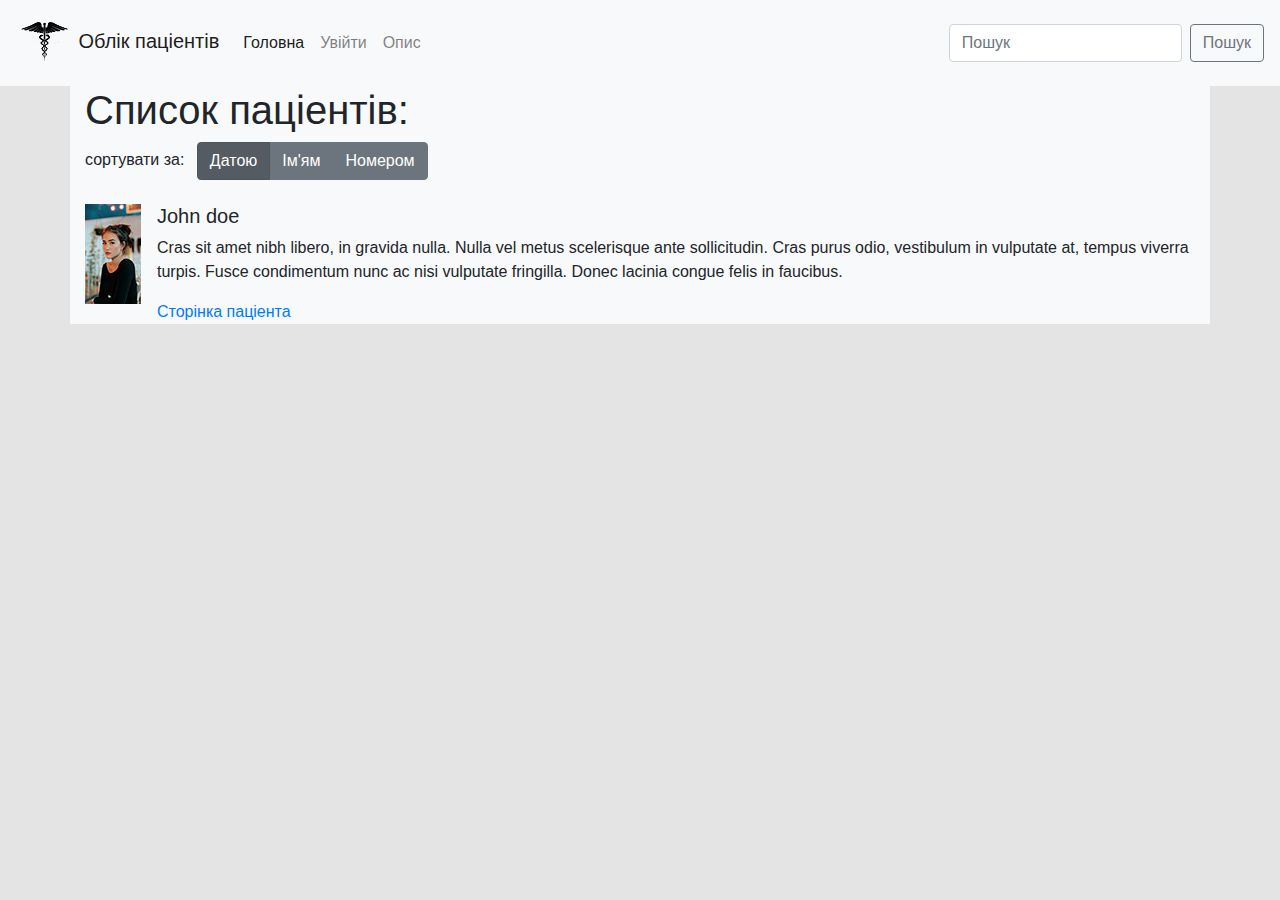
<file: index.html>
<!DOCTYPE html>
<html lang="en">
<head>
    <!-- Required meta tags -->
    <meta charset="utf-8">
    <meta name="viewport" content="width=device-width, initial-scale=1, shrink-to-fit=no">

    <!-- Bootstrap CSS -->
    <link rel="stylesheet" href="https://stackpath.bootstrapcdn.com/bootstrap/4.3.1/css/bootstrap.min.css" integrity="sha384-ggOyR0iXCbMQv3Xipma34MD+dH/1fQ784/j6cY/iJTQUOhcWr7x9JvoRxT2MZw1T" crossorigin="anonymous">

    <title>Облік паціентів. Головна</title>
    <link rel="shortcut icon" href="images/medicine-symbol-450w-295568591.png" type="image/png">
    <link rel="stylesheet" href="style.css">
  </head>
  <body>
  <header>
  <nav class="navbar navbar-expand-lg navbar-light bg-light">
    <a class="navbar-brand" href="index.html"><img src="images/medicine-symbol-450w-295568591.png" alt=""> Облік паціентів</a>
    <button class="navbar-toggler" type="button" data-toggle="collapse" data-target="#navbarSupportedContent" aria-controls="navbarSupportedContent" aria-expanded="false" aria-label="Toggle navigation">
      <span class="navbar-toggler-icon"></span>
    </button>
   
    <div class="collapse navbar-collapse" id="navbarSupportedContent">
      <ul class="navbar-nav mr-auto">
        <li class="nav-item active">
          <a class="nav-link" href="index.html">Головна<span class="sr-only">(current)</span></a>
        </li>
        <li class="nav-item">
          <a class="nav-link" href="Login/login.html">Увійти</a>
        </li>
        <li class="nav-item">
          <a class="nav-link" href="about-site.html">Опис</a>
        </li>
       </ul>
      <form class="form-inline my-2 my-lg-0">
        <input class="form-control mr-sm-2" type="search" placeholder="Пошук" aria-label="Search">
        <button class="btn btn-outline-secondary my-2 my-sm-0" type="submit">Пошук</button>
      </form>
     </div>
   </nav>
  </header>
  <div class="container bg-light">
  <h1>Список паціентів:</h1>
  <div><span class="mr-sm-2">сортувати за:</span>   
  <div class="btn-group btn-group-toggle" data-toggle="buttons">
    <label class="btn btn-secondary active">
      <input type="radio" name="options" id="option1" checked> Датою
    </label>
    <label class="btn btn-secondary ">
      <input type="radio" name="options" id="option2"> Ім'ям
    </label>
    <label class="btn btn-secondary">
      <input type="radio" name="options" id="option3"> Номером
    </label>
  </div>
  </div>
  <br>
  <div class="media position-relative">
    <img src="images/roberto-delgado-webb-758117-unsplash-min.jpg" class="mr-3" alt="">
    <div class="media-body">
      <h5 class="mt-0">John doe</h5>
      <p>Cras sit amet nibh libero, in gravida nulla. Nulla vel metus scelerisque ante sollicitudin. Cras purus odio, vestibulum in vulputate at, tempus viverra turpis. Fusce condimentum nunc ac nisi vulputate fringilla. Donec lacinia congue felis in faucibus.</p>
      <a href="john_doe.html" class="stretched-link">Сторінка паціента</a>
      <br>
    </div>
  </div> 
  </div>
  <footer>    
    <!-- Optional JavaScript -->
    <!-- jQuery first, then Popper.js, then Bootstrap JS -->
    <script src="https://code.jquery.com/jquery-3.3.1.slim.min.js" integrity="sha384-q8i/X+965DzO0rT7abK41JStQIAqVgRVzpbzo5smXKp4YfRvH+8abtTE1Pi6jizo" crossorigin="anonymous"></script>
    <script src="https://cdnjs.cloudflare.com/ajax/libs/popper.js/1.14.7/umd/popper.min.js" integrity="sha384-UO2eT0CpHqdSJQ6hJty5KVphtPhzWj9WO1clHTMGa3JDZwrnQq4sF86dIHNDz0W1" crossorigin="anonymous"></script>
    <script src="https://stackpath.bootstrapcdn.com/bootstrap/4.3.1/js/bootstrap.min.js" integrity="sha384-JjSmVgyd0p3pXB1rRibZUAYoIIy6OrQ6VrjIEaFf/nJGzIxFDsf4x0xIM+B07jRM" crossorigin="anonymous"></script>
  </footer>
  </body>
</html>
</file>
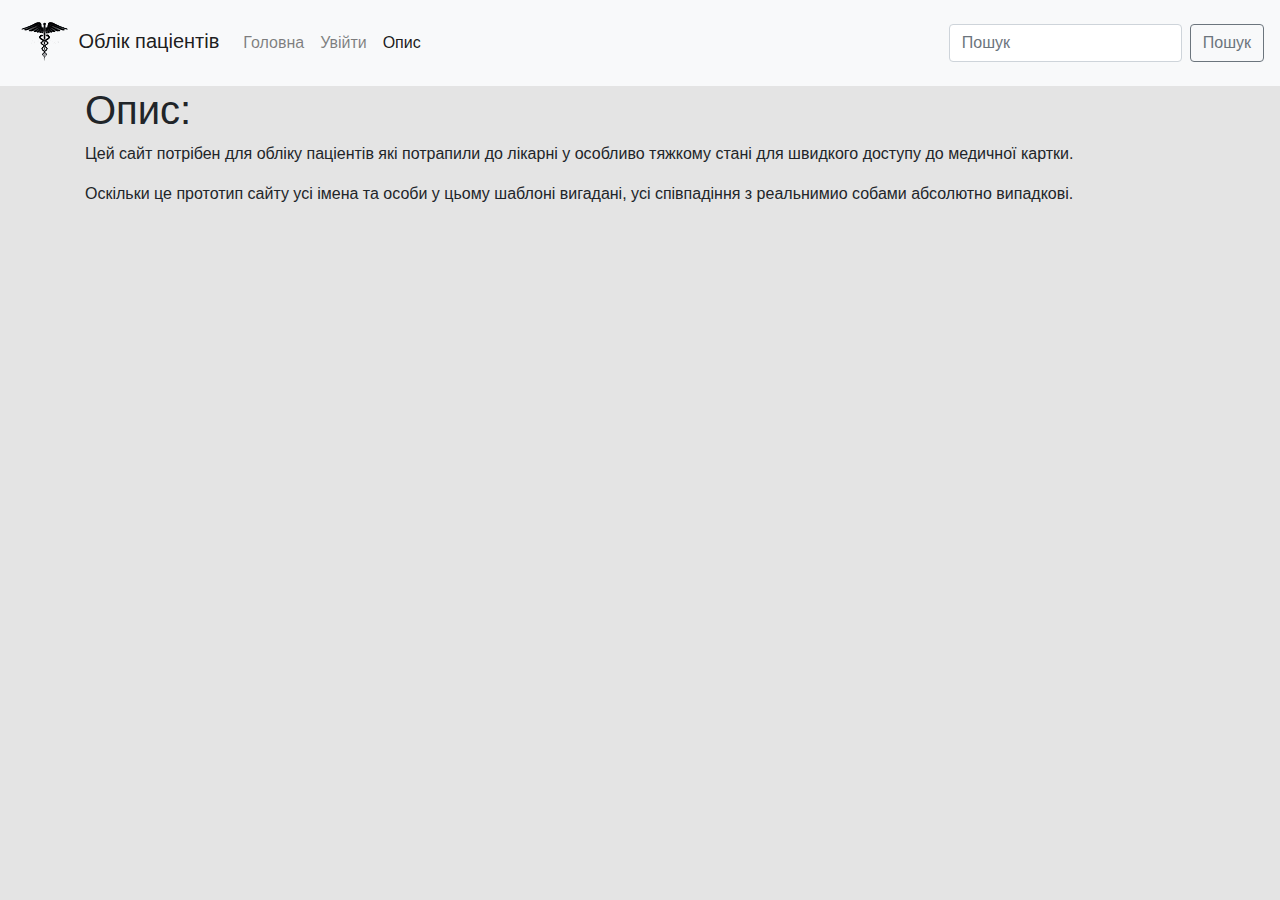
<file: about-site.html>
<!DOCTYPE html>
<html lang="en">
<head>
    <!-- Required meta tags -->
    <meta charset="utf-8">
    <meta name="viewport" content="width=device-width, initial-scale=1, shrink-to-fit=no">

    <!-- Bootstrap CSS -->
    <link rel="stylesheet" href="https://stackpath.bootstrapcdn.com/bootstrap/4.3.1/css/bootstrap.min.css" integrity="sha384-ggOyR0iXCbMQv3Xipma34MD+dH/1fQ784/j6cY/iJTQUOhcWr7x9JvoRxT2MZw1T" crossorigin="anonymous">

    <title>Облік паціентів. Опис</title>
    <link rel="shortcut icon" href="images/medicine-symbol-450w-295568591.png" type="image/png">
    <link rel="stylesheet" href="style.css">
  </head>
  <body>
  <header>
    <nav class="navbar navbar-expand-lg navbar-light bg-light">
    <a class="navbar-brand" href="index.html"><img src="images/medicine-symbol-450w-295568591.png" alt=""> Облік паціентів</a>
    <button class="navbar-toggler" type="button" data-toggle="collapse" data-target="#navbarSupportedContent" aria-controls="navbarSupportedContent" aria-expanded="false" aria-label="Toggle navigation">
      <span class="navbar-toggler-icon"></span>
    </button>
   
    <div class="collapse navbar-collapse" id="navbarSupportedContent">
      <ul class="navbar-nav mr-auto">
        <li class="nav-item">
          <a class="nav-link" href="index.html">Головна </a>
        </li>
        <li class="nav-item">
          <a class="nav-link" href="Login/login.html">Увійти</a>
        </li>
        <li class="nav-item active">
          <a class="nav-link" href="about-site.html">Опис<span class="sr-only">(current)</span></a>
        </li>
       </ul>
      <form class="form-inline my-2 my-lg-0">
        <input class="form-control mr-sm-2" type="search" placeholder="Пошук" aria-label="Search">
        <button class="btn btn-outline-secondary my-2 my-sm-0" type="submit">Пошук</button>
      </form>
     </div>
   </nav>
  </header>
  <div class="container">
    <h1>Опис:</h1>
    <p>
      Цей сайт потрібен для обліку паціентів які потрапили до лікарні у особливо тяжкому стані для швидкого доступу до медичної картки.
    </p>
    <p>
      Оскільки це прототип сайту усі імена та особи у цьому шаблоні вигадані, усі співпадіння з реальнимио собами абсолютно випадкові.
    </p>
  </div>
  <footer>    
    <!-- Optional JavaScript -->
    <!-- jQuery first, then Popper.js, then Bootstrap JS -->
    <script src="https://code.jquery.com/jquery-3.3.1.slim.min.js" integrity="sha384-q8i/X+965DzO0rT7abK41JStQIAqVgRVzpbzo5smXKp4YfRvH+8abtTE1Pi6jizo" crossorigin="anonymous"></script>
    <script src="https://cdnjs.cloudflare.com/ajax/libs/popper.js/1.14.7/umd/popper.min.js" integrity="sha384-UO2eT0CpHqdSJQ6hJty5KVphtPhzWj9WO1clHTMGa3JDZwrnQq4sF86dIHNDz0W1" crossorigin="anonymous"></script>
    <script src="https://stackpath.bootstrapcdn.com/bootstrap/4.3.1/js/bootstrap.min.js" integrity="sha384-JjSmVgyd0p3pXB1rRibZUAYoIIy6OrQ6VrjIEaFf/nJGzIxFDsf4x0xIM+B07jRM" crossorigin="anonymous"></script>
  </footer>
  </body>
</html>
</file>
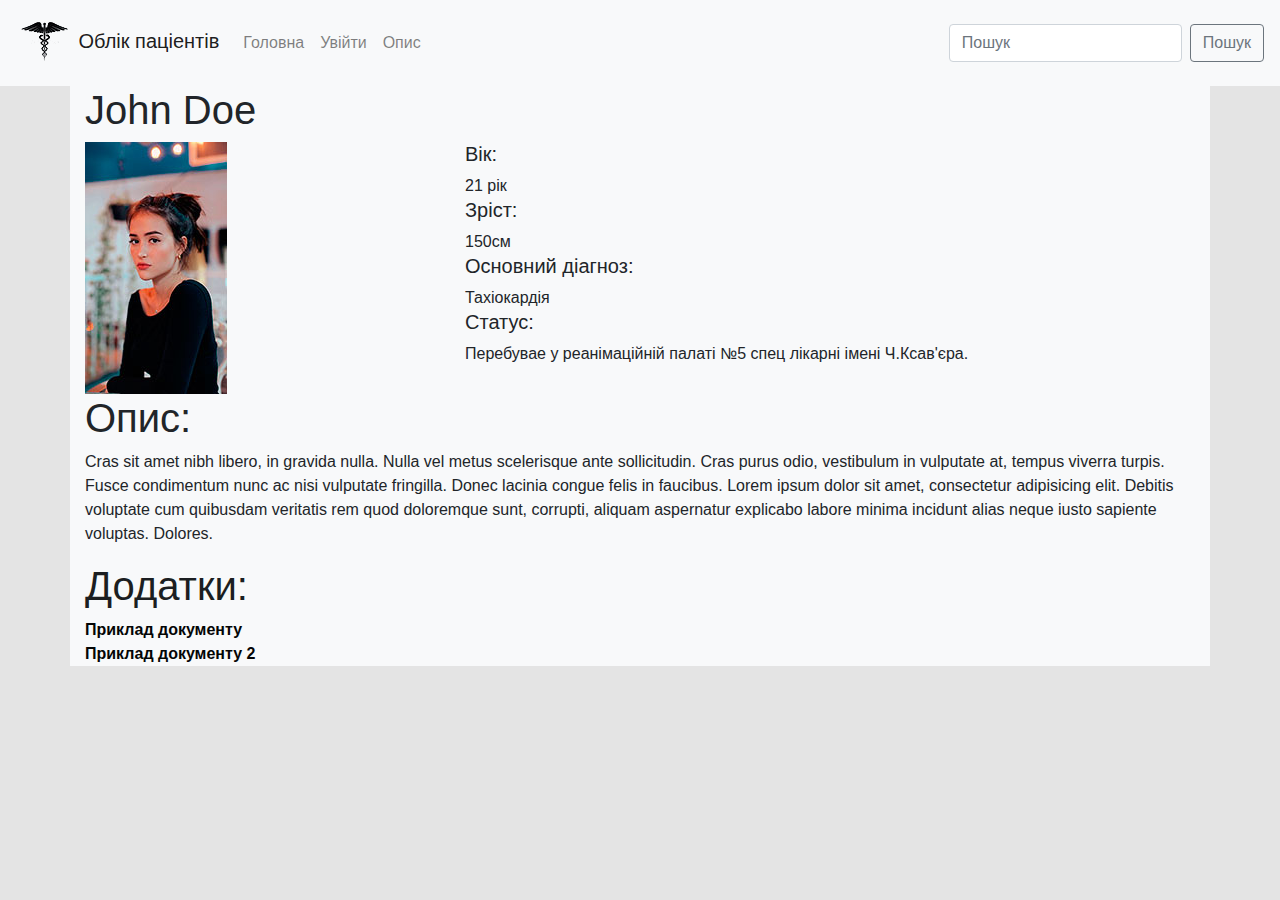
<file: john_doe.html>
<!DOCTYPE html>
<html lang="en">
<head>
    <!-- Required meta tags -->
    <meta charset="utf-8">
    <meta name="viewport" content="width=device-width, initial-scale=1, shrink-to-fit=no">

    <!-- Bootstrap CSS -->
    <link rel="stylesheet" href="https://stackpath.bootstrapcdn.com/bootstrap/4.3.1/css/bootstrap.min.css" integrity="sha384-ggOyR0iXCbMQv3Xipma34MD+dH/1fQ784/j6cY/iJTQUOhcWr7x9JvoRxT2MZw1T" crossorigin="anonymous">

    <title>Облік паціентів. John Ddoe</title>
    <link rel="shortcut icon" href="images/medicine-symbol-450w-295568591.png" type="image/png">
    <link rel="stylesheet" href="style.css">
  </head>
  <body>
  <header>
  <nav class="navbar navbar-expand-lg navbar-light bg-light">
    <a class="navbar-brand" href="index.html"><img src="images/medicine-symbol-450w-295568591.png" alt=""> Облік паціентів</a>
    <button class="navbar-toggler" type="button" data-toggle="collapse" data-target="#navbarSupportedContent" aria-controls="navbarSupportedContent" aria-expanded="false" aria-label="Toggle navigation">
      <span class="navbar-toggler-icon"></span>
    </button>
   
    <div class="collapse navbar-collapse" id="navbarSupportedContent">
      <ul class="navbar-nav mr-auto">
        <li class="nav-item">
          <a class="nav-link" href="index.html">Головна</a>
        </li>
        <li class="nav-item">
          <a class="nav-link" href="Login/login.html">Увійти</a>
        </li>
        <li class="nav-item">
          <a class="nav-link" href="about-site.html">Опис</a>
        </li>
       </ul>
      <form class="form-inline my-2 my-lg-0">
        <input class="form-control mr-sm-2" type="search" placeholder="Пошук" aria-label="Search">
        <button class="btn btn-outline-secondary my-2 my-sm-0" type="submit">Пошук</button>
      </form>
     </div>
   </nav>
  </header>
  <div class="container bg-light">
  <h1>John Doe</h1>
  <div class="row">
    <div class="col-sm-4">
      <img src="images/roberto-delgado-webb-758117-unsplash-sm.jpg" alt="">
    </div>
    <div class="col-sm-8">
      <h5>Вік:</h5>
      <span>21 рік</span>
      <h5>Зріст:</h5>
      <span>150см</span>
      <h5>Основний діагноз:</h5>
      <span>Тахіокардія</span>
      <h5>Статус:</h5>
      <span>Перебувае у реанімаційній палаті №5 спец лікарні імені Ч.Ксав'єра.</span>
    </div>
  </div>
  <div class="row">
    <div class="col">
      <h1>Опис:</h1>
      <p>Cras sit amet nibh libero, in gravida nulla. Nulla vel metus scelerisque ante sollicitudin. Cras purus odio, vestibulum in vulputate at, tempus viverra turpis. Fusce condimentum nunc ac nisi vulputate fringilla. Donec lacinia congue felis in faucibus. Lorem ipsum dolor sit amet, consectetur adipisicing elit. Debitis voluptate cum quibusdam veritatis rem quod doloremque sunt, corrupti, aliquam aspernatur explicabo labore minima incidunt alias neque iusto sapiente voluptas. Dolores.</p>
    </div>
  </div>
  <div class="row">
    <div class="col alert-dark bg-light">
      <h1>Додатки:</h1>
      <a class="alert-link" href="files/Приклад документу.docx">Приклад документу</a><br>
      <a class="alert-link" href="files/Приклад документу 2.docx">Приклад документу 2</a>
    </div>
  </div>
  </div>
  <footer>    
    <!-- Optional JavaScript -->
    <!-- jQuery first, then Popper.js, then Bootstrap JS -->
    <script src="https://code.jquery.com/jquery-3.3.1.slim.min.js" integrity="sha384-q8i/X+965DzO0rT7abK41JStQIAqVgRVzpbzo5smXKp4YfRvH+8abtTE1Pi6jizo" crossorigin="anonymous"></script>
    <script src="https://cdnjs.cloudflare.com/ajax/libs/popper.js/1.14.7/umd/popper.min.js" integrity="sha384-UO2eT0CpHqdSJQ6hJty5KVphtPhzWj9WO1clHTMGa3JDZwrnQq4sF86dIHNDz0W1" crossorigin="anonymous"></script>
    <script src="https://stackpath.bootstrapcdn.com/bootstrap/4.3.1/js/bootstrap.min.js" integrity="sha384-JjSmVgyd0p3pXB1rRibZUAYoIIy6OrQ6VrjIEaFf/nJGzIxFDsf4x0xIM+B07jRM" crossorigin="anonymous"></script>
  </footer>
  </body>
</html>
</file>
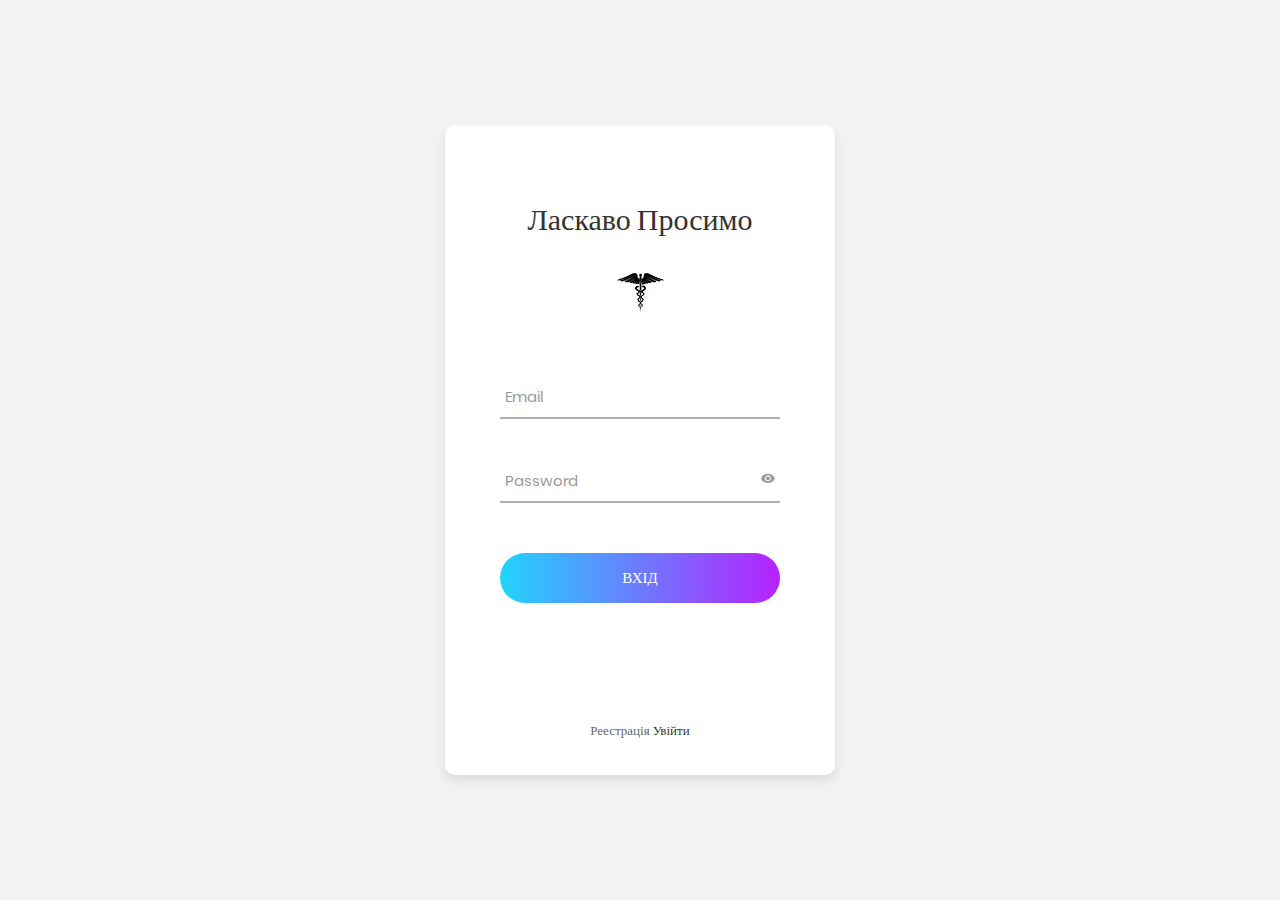
<file: Login/login.html>
<!DOCTYPE html>
<html lang="en">
<head>
	<title>Облік паціентів. Вхід</title>
	<meta charset="UTF-8">
	<meta name="viewport" content="width=device-width, initial-scale=1">
<!--===============================================================================================-->	
	<link rel="icon" type="image/png" href="images/icons/medicine-symbol-450w-295568591.png"/>
<!--===============================================================================================-->
	<link rel="stylesheet" type="text/css" href="vendor/bootstrap/css/bootstrap.min.css">
<!--===============================================================================================-->
	<link rel="stylesheet" type="text/css" href="fonts/font-awesome-4.7.0/css/font-awesome.min.css">
<!--===============================================================================================-->
	<link rel="stylesheet" type="text/css" href="fonts/iconic/css/material-design-iconic-font.min.css">
<!--===============================================================================================-->
	<link rel="stylesheet" type="text/css" href="vendor/animate/animate.css">
<!--===============================================================================================-->	
	<link rel="stylesheet" type="text/css" href="vendor/css-hamburgers/hamburgers.min.css">
<!--===============================================================================================-->
	<link rel="stylesheet" type="text/css" href="vendor/animsition/css/animsition.min.css">
<!--===============================================================================================-->
	<link rel="stylesheet" type="text/css" href="vendor/select2/select2.min.css">
<!--===============================================================================================-->	
	<link rel="stylesheet" type="text/css" href="vendor/daterangepicker/daterangepicker.css">
<!--===============================================================================================-->
	<link rel="stylesheet" type="text/css" href="css/util.css">
	<link rel="stylesheet" type="text/css" href="css/main.css">
<!--===============================================================================================-->
</head>
<body>
	
	<div class="limiter">
		<div class="container-login100">
			<div class="wrap-login100">
				<form class="login100-form validate-form">
					<span class="login100-form-title p-b-26">
						Ласкаво Просимо
					</span>
					<span class="login100-form-title p-b-48">
						<img src="images/icons/medicine-symbol-450w-295568591.png" alt="">
					</span>

					<div class="wrap-input100 validate-input" data-validate = "Valid email is: a@b.c">
						<input class="input100" type="text" name="email">
						<span class="focus-input100" data-placeholder="Email"></span>
					</div>

					<div class="wrap-input100 validate-input" data-validate="Enter password">
						<span class="btn-show-pass">
							<i class="zmdi zmdi-eye"></i>
						</span>
						<input class="input100" type="password" name="pass">
						<span class="focus-input100" data-placeholder="Password"></span>
					</div>

					<div class="container-login100-form-btn">
						<div class="wrap-login100-form-btn">
							<div class="login100-form-bgbtn"></div>
							<button class="login100-form-btn">
								Вхід
							</button>
						</div>
					</div>

					<div class="text-center p-t-115">
						<span class="txt1">
							Реестрація
						</span>

						<a class="txt2" href="#">
							Увійти
						</a>
					</div>
				</form>
			</div>
		</div>
	</div>
	

	<div id="dropDownSelect1"></div>
	
<!--===============================================================================================-->
	<script src="vendor/jquery/jquery-3.2.1.min.js"></script>
<!--===============================================================================================-->
	<script src="vendor/animsition/js/animsition.min.js"></script>
<!--===============================================================================================-->
	<script src="vendor/bootstrap/js/popper.js"></script>
	<script src="vendor/bootstrap/js/bootstrap.min.js"></script>
<!--===============================================================================================-->
	<script src="vendor/select2/select2.min.js"></script>
<!--===============================================================================================-->
	<script src="vendor/daterangepicker/moment.min.js"></script>
	<script src="vendor/daterangepicker/daterangepicker.js"></script>
<!--===============================================================================================-->
	<script src="vendor/countdowntime/countdowntime.js"></script>
<!--===============================================================================================-->
	<script src="js/main.js"></script>

</body>
</html>
</file>
<file: style.css>
body {
	background-color: #E4E4E4;
}
</file>
<file: Login/vendor/daterangepicker/daterangepicker.css>
.daterangepicker {
  position: absolute;
  color: inherit;
  background-color: #fff;
  border-radius: 4px;
  width: 278px;
  padding: 4px;
  margin-top: 1px;
  top: 100px;
  left: 20px;
  /* Calendars */ }
  .daterangepicker:before, .daterangepicker:after {
    position: absolute;
    display: inline-block;
    border-bottom-color: rgba(0, 0, 0, 0.2);
    content: ''; }
  .daterangepicker:before {
    top: -7px;
    border-right: 7px solid transparent;
    border-left: 7px solid transparent;
    border-bottom: 7px solid #ccc; }
  .daterangepicker:after {
    top: -6px;
    border-right: 6px solid transparent;
    border-bottom: 6px solid #fff;
    border-left: 6px solid transparent; }
  .daterangepicker.opensleft:before {
    right: 9px; }
  .daterangepicker.opensleft:after {
    right: 10px; }
  .daterangepicker.openscenter:before {
    left: 0;
    right: 0;
    width: 0;
    margin-left: auto;
    margin-right: auto; }
  .daterangepicker.openscenter:after {
    left: 0;
    right: 0;
    width: 0;
    margin-left: auto;
    margin-right: auto; }
  .daterangepicker.opensright:before {
    left: 9px; }
  .daterangepicker.opensright:after {
    left: 10px; }
  .daterangepicker.dropup {
    margin-top: -5px; }
    .daterangepicker.dropup:before {
      top: initial;
      bottom: -7px;
      border-bottom: initial;
      border-top: 7px solid #ccc; }
    .daterangepicker.dropup:after {
      top: initial;
      bottom: -6px;
      border-bottom: initial;
      border-top: 6px solid #fff; }
  .daterangepicker.dropdown-menu {
    max-width: none;
    z-index: 3001; }
  .daterangepicker.single .ranges, .daterangepicker.single .calendar {
    float: none; }
  .daterangepicker.show-calendar .calendar {
    display: block; }
  .daterangepicker .calendar {
    display: none;
    max-width: 270px;
    margin: 4px; }
    .daterangepicker .calendar.single .calendar-table {
      border: none; }
    .daterangepicker .calendar th, .daterangepicker .calendar td {
      white-space: nowrap;
      text-align: center;
      min-width: 32px; }
  .daterangepicker .calendar-table {
    border: 1px solid #fff;
    padding: 4px;
    border-radius: 4px;
    background-color: #fff; }
  .daterangepicker table {
    width: 100%;
    margin: 0; }
  .daterangepicker td, .daterangepicker th {
    text-align: center;
    width: 20px;
    height: 20px;
    border-radius: 4px;
    border: 1px solid transparent;
    white-space: nowrap;
    cursor: pointer; }
    .daterangepicker td.available:hover, .daterangepicker th.available:hover {
      background-color: #eee;
      border-color: transparent;
      color: inherit; }
    .daterangepicker td.week, .daterangepicker th.week {
      font-size: 80%;
      color: #ccc; }
  .daterangepicker td.off, .daterangepicker td.off.in-range, .daterangepicker td.off.start-date, .daterangepicker td.off.end-date {
    background-color: #fff;
    border-color: transparent;
    color: #999; }
  .daterangepicker td.in-range {
    background-color: #ebf4f8;
    border-color: transparent;
    color: #000;
    border-radius: 0; }
  .daterangepicker td.start-date {
    border-radius: 4px 0 0 4px; }
  .daterangepicker td.end-date {
    border-radius: 0 4px 4px 0; }
  .daterangepicker td.start-date.end-date {
    border-radius: 4px; }
  .daterangepicker td.active, .daterangepicker td.active:hover {
    background-color: #357ebd;
    border-color: transparent;
    color: #fff; }
  .daterangepicker th.month {
    width: auto; }
  .daterangepicker td.disabled, .daterangepicker option.disabled {
    color: #999;
    cursor: not-allowed;
    text-decoration: line-through; }
  .daterangepicker select.monthselect, .daterangepicker select.yearselect {
    font-size: 12px;
    padding: 1px;
    height: auto;
    margin: 0;
    cursor: default; }
  .daterangepicker select.monthselect {
    margin-right: 2%;
    width: 56%; }
  .daterangepicker select.yearselect {
    width: 40%; }
  .daterangepicker select.hourselect, .daterangepicker select.minuteselect, .daterangepicker select.secondselect, .daterangepicker select.ampmselect {
    width: 50px;
    margin-bottom: 0; }
  .daterangepicker .input-mini {
    border: 1px solid #ccc;
    border-radius: 4px;
    color: #555;
    height: 30px;
    line-height: 30px;
    display: block;
    vertical-align: middle;
    margin: 0 0 5px 0;
    padding: 0 6px 0 28px;
    width: 100%; }
    .daterangepicker .input-mini.active {
      border: 1px solid #08c;
      border-radius: 4px; }
  .daterangepicker .daterangepicker_input {
    position: relative; }
    .daterangepicker .daterangepicker_input i {
      position: absolute;
      left: 8px;
      top: 8px; }
  .daterangepicker.rtl .input-mini {
    padding-right: 28px;
    padding-left: 6px; }
  .daterangepicker.rtl .daterangepicker_input i {
    left: auto;
    right: 8px; }
  .daterangepicker .calendar-time {
    text-align: center;
    margin: 5px auto;
    line-height: 30px;
    position: relative;
    padding-left: 28px; }
    .daterangepicker .calendar-time select.disabled {
      color: #ccc;
      cursor: not-allowed; }

.ranges {
  font-size: 11px;
  float: none;
  margin: 4px;
  text-align: left; }
  .ranges ul {
    list-style: none;
    margin: 0 auto;
    padding: 0;
    width: 100%; }
  .ranges li {
    font-size: 13px;
    background-color: #f5f5f5;
    border: 1px solid #f5f5f5;
    border-radius: 4px;
    color: #08c;
    padding: 3px 12px;
    margin-bottom: 8px;
    cursor: pointer; }
    .ranges li:hover {
      background-color: #08c;
      border: 1px solid #08c;
      color: #fff; }
    .ranges li.active {
      background-color: #08c;
      border: 1px solid #08c;
      color: #fff; }

/*  Larger Screen Styling */
@media (min-width: 564px) {
  .daterangepicker {
    width: auto; }
    .daterangepicker .ranges ul {
      width: 160px; }
    .daterangepicker.single .ranges ul {
      width: 100%; }
    .daterangepicker.single .calendar.left {
      clear: none; }
    .daterangepicker.single.ltr .ranges, .daterangepicker.single.ltr .calendar {
      float: left; }
    .daterangepicker.single.rtl .ranges, .daterangepicker.single.rtl .calendar {
      float: right; }
    .daterangepicker.ltr {
      direction: ltr;
      text-align: left; }
      .daterangepicker.ltr .calendar.left {
        clear: left;
        margin-right: 0; }
        .daterangepicker.ltr .calendar.left .calendar-table {
          border-right: none;
          border-top-right-radius: 0;
          border-bottom-right-radius: 0; }
      .daterangepicker.ltr .calendar.right {
        margin-left: 0; }
        .daterangepicker.ltr .calendar.right .calendar-table {
          border-left: none;
          border-top-left-radius: 0;
          border-bottom-left-radius: 0; }
      .daterangepicker.ltr .left .daterangepicker_input {
        padding-right: 12px; }
      .daterangepicker.ltr .calendar.left .calendar-table {
        padding-right: 12px; }
      .daterangepicker.ltr .ranges, .daterangepicker.ltr .calendar {
        float: left; }
    .daterangepicker.rtl {
      direction: rtl;
      text-align: right; }
      .daterangepicker.rtl .calendar.left {
        clear: right;
        margin-left: 0; }
        .daterangepicker.rtl .calendar.left .calendar-table {
          border-left: none;
          border-top-left-radius: 0;
          border-bottom-left-radius: 0; }
      .daterangepicker.rtl .calendar.right {
        margin-right: 0; }
        .daterangepicker.rtl .calendar.right .calendar-table {
          border-right: none;
          border-top-right-radius: 0;
          border-bottom-right-radius: 0; }
      .daterangepicker.rtl .left .daterangepicker_input {
        padding-left: 12px; }
      .daterangepicker.rtl .calendar.left .calendar-table {
        padding-left: 12px; }
      .daterangepicker.rtl .ranges, .daterangepicker.rtl .calendar {
        text-align: right;
        float: right; } }
@media (min-width: 730px) {
  .daterangepicker .ranges {
    width: auto; }
  .daterangepicker.ltr .ranges {
    float: left; }
  .daterangepicker.rtl .ranges {
    float: right; }
  .daterangepicker .calendar.left {
    clear: none !important; } }
</file>
<file: Login/css/util.css>
/*[ FONT SIZE ]
///////////////////////////////////////////////////////////
*/
.fs-1 {font-size: 1px;}
.fs-2 {font-size: 2px;}
.fs-3 {font-size: 3px;}
.fs-4 {font-size: 4px;}
.fs-5 {font-size: 5px;}
.fs-6 {font-size: 6px;}
.fs-7 {font-size: 7px;}
.fs-8 {font-size: 8px;}
.fs-9 {font-size: 9px;}
.fs-10 {font-size: 10px;}
.fs-11 {font-size: 11px;}
.fs-12 {font-size: 12px;}
.fs-13 {font-size: 13px;}
.fs-14 {font-size: 14px;}
.fs-15 {font-size: 15px;}
.fs-16 {font-size: 16px;}
.fs-17 {font-size: 17px;}
.fs-18 {font-size: 18px;}
.fs-19 {font-size: 19px;}
.fs-20 {font-size: 20px;}
.fs-21 {font-size: 21px;}
.fs-22 {font-size: 22px;}
.fs-23 {font-size: 23px;}
.fs-24 {font-size: 24px;}
.fs-25 {font-size: 25px;}
.fs-26 {font-size: 26px;}
.fs-27 {font-size: 27px;}
.fs-28 {font-size: 28px;}
.fs-29 {font-size: 29px;}
.fs-30 {font-size: 30px;}
.fs-31 {font-size: 31px;}
.fs-32 {font-size: 32px;}
.fs-33 {font-size: 33px;}
.fs-34 {font-size: 34px;}
.fs-35 {font-size: 35px;}
.fs-36 {font-size: 36px;}
.fs-37 {font-size: 37px;}
.fs-38 {font-size: 38px;}
.fs-39 {font-size: 39px;}
.fs-40 {font-size: 40px;}
.fs-41 {font-size: 41px;}
.fs-42 {font-size: 42px;}
.fs-43 {font-size: 43px;}
.fs-44 {font-size: 44px;}
.fs-45 {font-size: 45px;}
.fs-46 {font-size: 46px;}
.fs-47 {font-size: 47px;}
.fs-48 {font-size: 48px;}
.fs-49 {font-size: 49px;}
.fs-50 {font-size: 50px;}
.fs-51 {font-size: 51px;}
.fs-52 {font-size: 52px;}
.fs-53 {font-size: 53px;}
.fs-54 {font-size: 54px;}
.fs-55 {font-size: 55px;}
.fs-56 {font-size: 56px;}
.fs-57 {font-size: 57px;}
.fs-58 {font-size: 58px;}
.fs-59 {font-size: 59px;}
.fs-60 {font-size: 60px;}
.fs-61 {font-size: 61px;}
.fs-62 {font-size: 62px;}
.fs-63 {font-size: 63px;}
.fs-64 {font-size: 64px;}
.fs-65 {font-size: 65px;}
.fs-66 {font-size: 66px;}
.fs-67 {font-size: 67px;}
.fs-68 {font-size: 68px;}
.fs-69 {font-size: 69px;}
.fs-70 {font-size: 70px;}
.fs-71 {font-size: 71px;}
.fs-72 {font-size: 72px;}
.fs-73 {font-size: 73px;}
.fs-74 {font-size: 74px;}
.fs-75 {font-size: 75px;}
.fs-76 {font-size: 76px;}
.fs-77 {font-size: 77px;}
.fs-78 {font-size: 78px;}
.fs-79 {font-size: 79px;}
.fs-80 {font-size: 80px;}
.fs-81 {font-size: 81px;}
.fs-82 {font-size: 82px;}
.fs-83 {font-size: 83px;}
.fs-84 {font-size: 84px;}
.fs-85 {font-size: 85px;}
.fs-86 {font-size: 86px;}
.fs-87 {font-size: 87px;}
.fs-88 {font-size: 88px;}
.fs-89 {font-size: 89px;}
.fs-90 {font-size: 90px;}
.fs-91 {font-size: 91px;}
.fs-92 {font-size: 92px;}
.fs-93 {font-size: 93px;}
.fs-94 {font-size: 94px;}
.fs-95 {font-size: 95px;}
.fs-96 {font-size: 96px;}
.fs-97 {font-size: 97px;}
.fs-98 {font-size: 98px;}
.fs-99 {font-size: 99px;}
.fs-100 {font-size: 100px;}
.fs-101 {font-size: 101px;}
.fs-102 {font-size: 102px;}
.fs-103 {font-size: 103px;}
.fs-104 {font-size: 104px;}
.fs-105 {font-size: 105px;}
.fs-106 {font-size: 106px;}
.fs-107 {font-size: 107px;}
.fs-108 {font-size: 108px;}
.fs-109 {font-size: 109px;}
.fs-110 {font-size: 110px;}
.fs-111 {font-size: 111px;}
.fs-112 {font-size: 112px;}
.fs-113 {font-size: 113px;}
.fs-114 {font-size: 114px;}
.fs-115 {font-size: 115px;}
.fs-116 {font-size: 116px;}
.fs-117 {font-size: 117px;}
.fs-118 {font-size: 118px;}
.fs-119 {font-size: 119px;}
.fs-120 {font-size: 120px;}
.fs-121 {font-size: 121px;}
.fs-122 {font-size: 122px;}
.fs-123 {font-size: 123px;}
.fs-124 {font-size: 124px;}
.fs-125 {font-size: 125px;}
.fs-126 {font-size: 126px;}
.fs-127 {font-size: 127px;}
.fs-128 {font-size: 128px;}
.fs-129 {font-size: 129px;}
.fs-130 {font-size: 130px;}
.fs-131 {font-size: 131px;}
.fs-132 {font-size: 132px;}
.fs-133 {font-size: 133px;}
.fs-134 {font-size: 134px;}
.fs-135 {font-size: 135px;}
.fs-136 {font-size: 136px;}
.fs-137 {font-size: 137px;}
.fs-138 {font-size: 138px;}
.fs-139 {font-size: 139px;}
.fs-140 {font-size: 140px;}
.fs-141 {font-size: 141px;}
.fs-142 {font-size: 142px;}
.fs-143 {font-size: 143px;}
.fs-144 {font-size: 144px;}
.fs-145 {font-size: 145px;}
.fs-146 {font-size: 146px;}
.fs-147 {font-size: 147px;}
.fs-148 {font-size: 148px;}
.fs-149 {font-size: 149px;}
.fs-150 {font-size: 150px;}
.fs-151 {font-size: 151px;}
.fs-152 {font-size: 152px;}
.fs-153 {font-size: 153px;}
.fs-154 {font-size: 154px;}
.fs-155 {font-size: 155px;}
.fs-156 {font-size: 156px;}
.fs-157 {font-size: 157px;}
.fs-158 {font-size: 158px;}
.fs-159 {font-size: 159px;}
.fs-160 {font-size: 160px;}
.fs-161 {font-size: 161px;}
.fs-162 {font-size: 162px;}
.fs-163 {font-size: 163px;}
.fs-164 {font-size: 164px;}
.fs-165 {font-size: 165px;}
.fs-166 {font-size: 166px;}
.fs-167 {font-size: 167px;}
.fs-168 {font-size: 168px;}
.fs-169 {font-size: 169px;}
.fs-170 {font-size: 170px;}
.fs-171 {font-size: 171px;}
.fs-172 {font-size: 172px;}
.fs-173 {font-size: 173px;}
.fs-174 {font-size: 174px;}
.fs-175 {font-size: 175px;}
.fs-176 {font-size: 176px;}
.fs-177 {font-size: 177px;}
.fs-178 {font-size: 178px;}
.fs-179 {font-size: 179px;}
.fs-180 {font-size: 180px;}
.fs-181 {font-size: 181px;}
.fs-182 {font-size: 182px;}
.fs-183 {font-size: 183px;}
.fs-184 {font-size: 184px;}
.fs-185 {font-size: 185px;}
.fs-186 {font-size: 186px;}
.fs-187 {font-size: 187px;}
.fs-188 {font-size: 188px;}
.fs-189 {font-size: 189px;}
.fs-190 {font-size: 190px;}
.fs-191 {font-size: 191px;}
.fs-192 {font-size: 192px;}
.fs-193 {font-size: 193px;}
.fs-194 {font-size: 194px;}
.fs-195 {font-size: 195px;}
.fs-196 {font-size: 196px;}
.fs-197 {font-size: 197px;}
.fs-198 {font-size: 198px;}
.fs-199 {font-size: 199px;}
.fs-200 {font-size: 200px;}

/*[ PADDING ]
///////////////////////////////////////////////////////////
*/
.p-t-0 {padding-top: 0px;}
.p-t-1 {padding-top: 1px;}
.p-t-2 {padding-top: 2px;}
.p-t-3 {padding-top: 3px;}
.p-t-4 {padding-top: 4px;}
.p-t-5 {padding-top: 5px;}
.p-t-6 {padding-top: 6px;}
.p-t-7 {padding-top: 7px;}
.p-t-8 {padding-top: 8px;}
.p-t-9 {padding-top: 9px;}
.p-t-10 {padding-top: 10px;}
.p-t-11 {padding-top: 11px;}
.p-t-12 {padding-top: 12px;}
.p-t-13 {padding-top: 13px;}
.p-t-14 {padding-top: 14px;}
.p-t-15 {padding-top: 15px;}
.p-t-16 {padding-top: 16px;}
.p-t-17 {padding-top: 17px;}
.p-t-18 {padding-top: 18px;}
.p-t-19 {padding-top: 19px;}
.p-t-20 {padding-top: 20px;}
.p-t-21 {padding-top: 21px;}
.p-t-22 {padding-top: 22px;}
.p-t-23 {padding-top: 23px;}
.p-t-24 {padding-top: 24px;}
.p-t-25 {padding-top: 25px;}
.p-t-26 {padding-top: 26px;}
.p-t-27 {padding-top: 27px;}
.p-t-28 {padding-top: 28px;}
.p-t-29 {padding-top: 29px;}
.p-t-30 {padding-top: 30px;}
.p-t-31 {padding-top: 31px;}
.p-t-32 {padding-top: 32px;}
.p-t-33 {padding-top: 33px;}
.p-t-34 {padding-top: 34px;}
.p-t-35 {padding-top: 35px;}
.p-t-36 {padding-top: 36px;}
.p-t-37 {padding-top: 37px;}
.p-t-38 {padding-top: 38px;}
.p-t-39 {padding-top: 39px;}
.p-t-40 {padding-top: 40px;}
.p-t-41 {padding-top: 41px;}
.p-t-42 {padding-top: 42px;}
.p-t-43 {padding-top: 43px;}
.p-t-44 {padding-top: 44px;}
.p-t-45 {padding-top: 45px;}
.p-t-46 {padding-top: 46px;}
.p-t-47 {padding-top: 47px;}
.p-t-48 {padding-top: 48px;}
.p-t-49 {padding-top: 49px;}
.p-t-50 {padding-top: 50px;}
.p-t-51 {padding-top: 51px;}
.p-t-52 {padding-top: 52px;}
.p-t-53 {padding-top: 53px;}
.p-t-54 {padding-top: 54px;}
.p-t-55 {padding-top: 55px;}
.p-t-56 {padding-top: 56px;}
.p-t-57 {padding-top: 57px;}
.p-t-58 {padding-top: 58px;}
.p-t-59 {padding-top: 59px;}
.p-t-60 {padding-top: 60px;}
.p-t-61 {padding-top: 61px;}
.p-t-62 {padding-top: 62px;}
.p-t-63 {padding-top: 63px;}
.p-t-64 {padding-top: 64px;}
.p-t-65 {padding-top: 65px;}
.p-t-66 {padding-top: 66px;}
.p-t-67 {padding-top: 67px;}
.p-t-68 {padding-top: 68px;}
.p-t-69 {padding-top: 69px;}
.p-t-70 {padding-top: 70px;}
.p-t-71 {padding-top: 71px;}
.p-t-72 {padding-top: 72px;}
.p-t-73 {padding-top: 73px;}
.p-t-74 {padding-top: 74px;}
.p-t-75 {padding-top: 75px;}
.p-t-76 {padding-top: 76px;}
.p-t-77 {padding-top: 77px;}
.p-t-78 {padding-top: 78px;}
.p-t-79 {padding-top: 79px;}
.p-t-80 {padding-top: 80px;}
.p-t-81 {padding-top: 81px;}
.p-t-82 {padding-top: 82px;}
.p-t-83 {padding-top: 83px;}
.p-t-84 {padding-top: 84px;}
.p-t-85 {padding-top: 85px;}
.p-t-86 {padding-top: 86px;}
.p-t-87 {padding-top: 87px;}
.p-t-88 {padding-top: 88px;}
.p-t-89 {padding-top: 89px;}
.p-t-90 {padding-top: 90px;}
.p-t-91 {padding-top: 91px;}
.p-t-92 {padding-top: 92px;}
.p-t-93 {padding-top: 93px;}
.p-t-94 {padding-top: 94px;}
.p-t-95 {padding-top: 95px;}
.p-t-96 {padding-top: 96px;}
.p-t-97 {padding-top: 97px;}
.p-t-98 {padding-top: 98px;}
.p-t-99 {padding-top: 99px;}
.p-t-100 {padding-top: 100px;}
.p-t-101 {padding-top: 101px;}
.p-t-102 {padding-top: 102px;}
.p-t-103 {padding-top: 103px;}
.p-t-104 {padding-top: 104px;}
.p-t-105 {padding-top: 105px;}
.p-t-106 {padding-top: 106px;}
.p-t-107 {padding-top: 107px;}
.p-t-108 {padding-top: 108px;}
.p-t-109 {padding-top: 109px;}
.p-t-110 {padding-top: 110px;}
.p-t-111 {padding-top: 111px;}
.p-t-112 {padding-top: 112px;}
.p-t-113 {padding-top: 113px;}
.p-t-114 {padding-top: 114px;}
.p-t-115 {padding-top: 115px;}
.p-t-116 {padding-top: 116px;}
.p-t-117 {padding-top: 117px;}
.p-t-118 {padding-top: 118px;}
.p-t-119 {padding-top: 119px;}
.p-t-120 {padding-top: 120px;}
.p-t-121 {padding-top: 121px;}
.p-t-122 {padding-top: 122px;}
.p-t-123 {padding-top: 123px;}
.p-t-124 {padding-top: 124px;}
.p-t-125 {padding-top: 125px;}
.p-t-126 {padding-top: 126px;}
.p-t-127 {padding-top: 127px;}
.p-t-128 {padding-top: 128px;}
.p-t-129 {padding-top: 129px;}
.p-t-130 {padding-top: 130px;}
.p-t-131 {padding-top: 131px;}
.p-t-132 {padding-top: 132px;}
.p-t-133 {padding-top: 133px;}
.p-t-134 {padding-top: 134px;}
.p-t-135 {padding-top: 135px;}
.p-t-136 {padding-top: 136px;}
.p-t-137 {padding-top: 137px;}
.p-t-138 {padding-top: 138px;}
.p-t-139 {padding-top: 139px;}
.p-t-140 {padding-top: 140px;}
.p-t-141 {padding-top: 141px;}
.p-t-142 {padding-top: 142px;}
.p-t-143 {padding-top: 143px;}
.p-t-144 {padding-top: 144px;}
.p-t-145 {padding-top: 145px;}
.p-t-146 {padding-top: 146px;}
.p-t-147 {padding-top: 147px;}
.p-t-148 {padding-top: 148px;}
.p-t-149 {padding-top: 149px;}
.p-t-150 {padding-top: 150px;}
.p-t-151 {padding-top: 151px;}
.p-t-152 {padding-top: 152px;}
.p-t-153 {padding-top: 153px;}
.p-t-154 {padding-top: 154px;}
.p-t-155 {padding-top: 155px;}
.p-t-156 {padding-top: 156px;}
.p-t-157 {padding-top: 157px;}
.p-t-158 {padding-top: 158px;}
.p-t-159 {padding-top: 159px;}
.p-t-160 {padding-top: 160px;}
.p-t-161 {padding-top: 161px;}
.p-t-162 {padding-top: 162px;}
.p-t-163 {padding-top: 163px;}
.p-t-164 {padding-top: 164px;}
.p-t-165 {padding-top: 165px;}
.p-t-166 {padding-top: 166px;}
.p-t-167 {padding-top: 167px;}
.p-t-168 {padding-top: 168px;}
.p-t-169 {padding-top: 169px;}
.p-t-170 {padding-top: 170px;}
.p-t-171 {padding-top: 171px;}
.p-t-172 {padding-top: 172px;}
.p-t-173 {padding-top: 173px;}
.p-t-174 {padding-top: 174px;}
.p-t-175 {padding-top: 175px;}
.p-t-176 {padding-top: 176px;}
.p-t-177 {padding-top: 177px;}
.p-t-178 {padding-top: 178px;}
.p-t-179 {padding-top: 179px;}
.p-t-180 {padding-top: 180px;}
.p-t-181 {padding-top: 181px;}
.p-t-182 {padding-top: 182px;}
.p-t-183 {padding-top: 183px;}
.p-t-184 {padding-top: 184px;}
.p-t-185 {padding-top: 185px;}
.p-t-186 {padding-top: 186px;}
.p-t-187 {padding-top: 187px;}
.p-t-188 {padding-top: 188px;}
.p-t-189 {padding-top: 189px;}
.p-t-190 {padding-top: 190px;}
.p-t-191 {padding-top: 191px;}
.p-t-192 {padding-top: 192px;}
.p-t-193 {padding-top: 193px;}
.p-t-194 {padding-top: 194px;}
.p-t-195 {padding-top: 195px;}
.p-t-196 {padding-top: 196px;}
.p-t-197 {padding-top: 197px;}
.p-t-198 {padding-top: 198px;}
.p-t-199 {padding-top: 199px;}
.p-t-200 {padding-top: 200px;}
.p-t-201 {padding-top: 201px;}
.p-t-202 {padding-top: 202px;}
.p-t-203 {padding-top: 203px;}
.p-t-204 {padding-top: 204px;}
.p-t-205 {padding-top: 205px;}
.p-t-206 {padding-top: 206px;}
.p-t-207 {padding-top: 207px;}
.p-t-208 {padding-top: 208px;}
.p-t-209 {padding-top: 209px;}
.p-t-210 {padding-top: 210px;}
.p-t-211 {padding-top: 211px;}
.p-t-212 {padding-top: 212px;}
.p-t-213 {padding-top: 213px;}
.p-t-214 {padding-top: 214px;}
.p-t-215 {padding-top: 215px;}
.p-t-216 {padding-top: 216px;}
.p-t-217 {padding-top: 217px;}
.p-t-218 {padding-top: 218px;}
.p-t-219 {padding-top: 219px;}
.p-t-220 {padding-top: 220px;}
.p-t-221 {padding-top: 221px;}
.p-t-222 {padding-top: 222px;}
.p-t-223 {padding-top: 223px;}
.p-t-224 {padding-top: 224px;}
.p-t-225 {padding-top: 225px;}
.p-t-226 {padding-top: 226px;}
.p-t-227 {padding-top: 227px;}
.p-t-228 {padding-top: 228px;}
.p-t-229 {padding-top: 229px;}
.p-t-230 {padding-top: 230px;}
.p-t-231 {padding-top: 231px;}
.p-t-232 {padding-top: 232px;}
.p-t-233 {padding-top: 233px;}
.p-t-234 {padding-top: 234px;}
.p-t-235 {padding-top: 235px;}
.p-t-236 {padding-top: 236px;}
.p-t-237 {padding-top: 237px;}
.p-t-238 {padding-top: 238px;}
.p-t-239 {padding-top: 239px;}
.p-t-240 {padding-top: 240px;}
.p-t-241 {padding-top: 241px;}
.p-t-242 {padding-top: 242px;}
.p-t-243 {padding-top: 243px;}
.p-t-244 {padding-top: 244px;}
.p-t-245 {padding-top: 245px;}
.p-t-246 {padding-top: 246px;}
.p-t-247 {padding-top: 247px;}
.p-t-248 {padding-top: 248px;}
.p-t-249 {padding-top: 249px;}
.p-t-250 {padding-top: 250px;}
.p-b-0 {padding-bottom: 0px;}
.p-b-1 {padding-bottom: 1px;}
.p-b-2 {padding-bottom: 2px;}
.p-b-3 {padding-bottom: 3px;}
.p-b-4 {padding-bottom: 4px;}
.p-b-5 {padding-bottom: 5px;}
.p-b-6 {padding-bottom: 6px;}
.p-b-7 {padding-bottom: 7px;}
.p-b-8 {padding-bottom: 8px;}
.p-b-9 {padding-bottom: 9px;}
.p-b-10 {padding-bottom: 10px;}
.p-b-11 {padding-bottom: 11px;}
.p-b-12 {padding-bottom: 12px;}
.p-b-13 {padding-bottom: 13px;}
.p-b-14 {padding-bottom: 14px;}
.p-b-15 {padding-bottom: 15px;}
.p-b-16 {padding-bottom: 16px;}
.p-b-17 {padding-bottom: 17px;}
.p-b-18 {padding-bottom: 18px;}
.p-b-19 {padding-bottom: 19px;}
.p-b-20 {padding-bottom: 20px;}
.p-b-21 {padding-bottom: 21px;}
.p-b-22 {padding-bottom: 22px;}
.p-b-23 {padding-bottom: 23px;}
.p-b-24 {padding-bottom: 24px;}
.p-b-25 {padding-bottom: 25px;}
.p-b-26 {padding-bottom: 26px;}
.p-b-27 {padding-bottom: 27px;}
.p-b-28 {padding-bottom: 28px;}
.p-b-29 {padding-bottom: 29px;}
.p-b-30 {padding-bottom: 30px;}
.p-b-31 {padding-bottom: 31px;}
.p-b-32 {padding-bottom: 32px;}
.p-b-33 {padding-bottom: 33px;}
.p-b-34 {padding-bottom: 34px;}
.p-b-35 {padding-bottom: 35px;}
.p-b-36 {padding-bottom: 36px;}
.p-b-37 {padding-bottom: 37px;}
.p-b-38 {padding-bottom: 38px;}
.p-b-39 {padding-bottom: 39px;}
.p-b-40 {padding-bottom: 40px;}
.p-b-41 {padding-bottom: 41px;}
.p-b-42 {padding-bottom: 42px;}
.p-b-43 {padding-bottom: 43px;}
.p-b-44 {padding-bottom: 44px;}
.p-b-45 {padding-bottom: 45px;}
.p-b-46 {padding-bottom: 46px;}
.p-b-47 {padding-bottom: 47px;}
.p-b-48 {padding-bottom: 48px;}
.p-b-49 {padding-bottom: 49px;}
.p-b-50 {padding-bottom: 50px;}
.p-b-51 {padding-bottom: 51px;}
.p-b-52 {padding-bottom: 52px;}
.p-b-53 {padding-bottom: 53px;}
.p-b-54 {padding-bottom: 54px;}
.p-b-55 {padding-bottom: 55px;}
.p-b-56 {padding-bottom: 56px;}
.p-b-57 {padding-bottom: 57px;}
.p-b-58 {padding-bottom: 58px;}
.p-b-59 {padding-bottom: 59px;}
.p-b-60 {padding-bottom: 60px;}
.p-b-61 {padding-bottom: 61px;}
.p-b-62 {padding-bottom: 62px;}
.p-b-63 {padding-bottom: 63px;}
.p-b-64 {padding-bottom: 64px;}
.p-b-65 {padding-bottom: 65px;}
.p-b-66 {padding-bottom: 66px;}
.p-b-67 {padding-bottom: 67px;}
.p-b-68 {padding-bottom: 68px;}
.p-b-69 {padding-bottom: 69px;}
.p-b-70 {padding-bottom: 70px;}
.p-b-71 {padding-bottom: 71px;}
.p-b-72 {padding-bottom: 72px;}
.p-b-73 {padding-bottom: 73px;}
.p-b-74 {padding-bottom: 74px;}
.p-b-75 {padding-bottom: 75px;}
.p-b-76 {padding-bottom: 76px;}
.p-b-77 {padding-bottom: 77px;}
.p-b-78 {padding-bottom: 78px;}
.p-b-79 {padding-bottom: 79px;}
.p-b-80 {padding-bottom: 80px;}
.p-b-81 {padding-bottom: 81px;}
.p-b-82 {padding-bottom: 82px;}
.p-b-83 {padding-bottom: 83px;}
.p-b-84 {padding-bottom: 84px;}
.p-b-85 {padding-bottom: 85px;}
.p-b-86 {padding-bottom: 86px;}
.p-b-87 {padding-bottom: 87px;}
.p-b-88 {padding-bottom: 88px;}
.p-b-89 {padding-bottom: 89px;}
.p-b-90 {padding-bottom: 90px;}
.p-b-91 {padding-bottom: 91px;}
.p-b-92 {padding-bottom: 92px;}
.p-b-93 {padding-bottom: 93px;}
.p-b-94 {padding-bottom: 94px;}
.p-b-95 {padding-bottom: 95px;}
.p-b-96 {padding-bottom: 96px;}
.p-b-97 {padding-bottom: 97px;}
.p-b-98 {padding-bottom: 98px;}
.p-b-99 {padding-bottom: 99px;}
.p-b-100 {padding-bottom: 100px;}
.p-b-101 {padding-bottom: 101px;}
.p-b-102 {padding-bottom: 102px;}
.p-b-103 {padding-bottom: 103px;}
.p-b-104 {padding-bottom: 104px;}
.p-b-105 {padding-bottom: 105px;}
.p-b-106 {padding-bottom: 106px;}
.p-b-107 {padding-bottom: 107px;}
.p-b-108 {padding-bottom: 108px;}
.p-b-109 {padding-bottom: 109px;}
.p-b-110 {padding-bottom: 110px;}
.p-b-111 {padding-bottom: 111px;}
.p-b-112 {padding-bottom: 112px;}
.p-b-113 {padding-bottom: 113px;}
.p-b-114 {padding-bottom: 114px;}
.p-b-115 {padding-bottom: 115px;}
.p-b-116 {padding-bottom: 116px;}
.p-b-117 {padding-bottom: 117px;}
.p-b-118 {padding-bottom: 118px;}
.p-b-119 {padding-bottom: 119px;}
.p-b-120 {padding-bottom: 120px;}
.p-b-121 {padding-bottom: 121px;}
.p-b-122 {padding-bottom: 122px;}
.p-b-123 {padding-bottom: 123px;}
.p-b-124 {padding-bottom: 124px;}
.p-b-125 {padding-bottom: 125px;}
.p-b-126 {padding-bottom: 126px;}
.p-b-127 {padding-bottom: 127px;}
.p-b-128 {padding-bottom: 128px;}
.p-b-129 {padding-bottom: 129px;}
.p-b-130 {padding-bottom: 130px;}
.p-b-131 {padding-bottom: 131px;}
.p-b-132 {padding-bottom: 132px;}
.p-b-133 {padding-bottom: 133px;}
.p-b-134 {padding-bottom: 134px;}
.p-b-135 {padding-bottom: 135px;}
.p-b-136 {padding-bottom: 136px;}
.p-b-137 {padding-bottom: 137px;}
.p-b-138 {padding-bottom: 138px;}
.p-b-139 {padding-bottom: 139px;}
.p-b-140 {padding-bottom: 140px;}
.p-b-141 {padding-bottom: 141px;}
.p-b-142 {padding-bottom: 142px;}
.p-b-143 {padding-bottom: 143px;}
.p-b-144 {padding-bottom: 144px;}
.p-b-145 {padding-bottom: 145px;}
.p-b-146 {padding-bottom: 146px;}
.p-b-147 {padding-bottom: 147px;}
.p-b-148 {padding-bottom: 148px;}
.p-b-149 {padding-bottom: 149px;}
.p-b-150 {padding-bottom: 150px;}
.p-b-151 {padding-bottom: 151px;}
.p-b-152 {padding-bottom: 152px;}
.p-b-153 {padding-bottom: 153px;}
.p-b-154 {padding-bottom: 154px;}
.p-b-155 {padding-bottom: 155px;}
.p-b-156 {padding-bottom: 156px;}
.p-b-157 {padding-bottom: 157px;}
.p-b-158 {padding-bottom: 158px;}
.p-b-159 {padding-bottom: 159px;}
.p-b-160 {padding-bottom: 160px;}
.p-b-161 {padding-bottom: 161px;}
.p-b-162 {padding-bottom: 162px;}
.p-b-163 {padding-bottom: 163px;}
.p-b-164 {padding-bottom: 164px;}
.p-b-165 {padding-bottom: 165px;}
.p-b-166 {padding-bottom: 166px;}
.p-b-167 {padding-bottom: 167px;}
.p-b-168 {padding-bottom: 168px;}
.p-b-169 {padding-bottom: 169px;}
.p-b-170 {padding-bottom: 170px;}
.p-b-171 {padding-bottom: 171px;}
.p-b-172 {padding-bottom: 172px;}
.p-b-173 {padding-bottom: 173px;}
.p-b-174 {padding-bottom: 174px;}
.p-b-175 {padding-bottom: 175px;}
.p-b-176 {padding-bottom: 176px;}
.p-b-177 {padding-bottom: 177px;}
.p-b-178 {padding-bottom: 178px;}
.p-b-179 {padding-bottom: 179px;}
.p-b-180 {padding-bottom: 180px;}
.p-b-181 {padding-bottom: 181px;}
.p-b-182 {padding-bottom: 182px;}
.p-b-183 {padding-bottom: 183px;}
.p-b-184 {padding-bottom: 184px;}
.p-b-185 {padding-bottom: 185px;}
.p-b-186 {padding-bottom: 186px;}
.p-b-187 {padding-bottom: 187px;}
.p-b-188 {padding-bottom: 188px;}
.p-b-189 {padding-bottom: 189px;}
.p-b-190 {padding-bottom: 190px;}
.p-b-191 {padding-bottom: 191px;}
.p-b-192 {padding-bottom: 192px;}
.p-b-193 {padding-bottom: 193px;}
.p-b-194 {padding-bottom: 194px;}
.p-b-195 {padding-bottom: 195px;}
.p-b-196 {padding-bottom: 196px;}
.p-b-197 {padding-bottom: 197px;}
.p-b-198 {padding-bottom: 198px;}
.p-b-199 {padding-bottom: 199px;}
.p-b-200 {padding-bottom: 200px;}
.p-b-201 {padding-bottom: 201px;}
.p-b-202 {padding-bottom: 202px;}
.p-b-203 {padding-bottom: 203px;}
.p-b-204 {padding-bottom: 204px;}
.p-b-205 {padding-bottom: 205px;}
.p-b-206 {padding-bottom: 206px;}
.p-b-207 {padding-bottom: 207px;}
.p-b-208 {padding-bottom: 208px;}
.p-b-209 {padding-bottom: 209px;}
.p-b-210 {padding-bottom: 210px;}
.p-b-211 {padding-bottom: 211px;}
.p-b-212 {padding-bottom: 212px;}
.p-b-213 {padding-bottom: 213px;}
.p-b-214 {padding-bottom: 214px;}
.p-b-215 {padding-bottom: 215px;}
.p-b-216 {padding-bottom: 216px;}
.p-b-217 {padding-bottom: 217px;}
.p-b-218 {padding-bottom: 218px;}
.p-b-219 {padding-bottom: 219px;}
.p-b-220 {padding-bottom: 220px;}
.p-b-221 {padding-bottom: 221px;}
.p-b-222 {padding-bottom: 222px;}
.p-b-223 {padding-bottom: 223px;}
.p-b-224 {padding-bottom: 224px;}
.p-b-225 {padding-bottom: 225px;}
.p-b-226 {padding-bottom: 226px;}
.p-b-227 {padding-bottom: 227px;}
.p-b-228 {padding-bottom: 228px;}
.p-b-229 {padding-bottom: 229px;}
.p-b-230 {padding-bottom: 230px;}
.p-b-231 {padding-bottom: 231px;}
.p-b-232 {padding-bottom: 232px;}
.p-b-233 {padding-bottom: 233px;}
.p-b-234 {padding-bottom: 234px;}
.p-b-235 {padding-bottom: 235px;}
.p-b-236 {padding-bottom: 236px;}
.p-b-237 {padding-bottom: 237px;}
.p-b-238 {padding-bottom: 238px;}
.p-b-239 {padding-bottom: 239px;}
.p-b-240 {padding-bottom: 240px;}
.p-b-241 {padding-bottom: 241px;}
.p-b-242 {padding-bottom: 242px;}
.p-b-243 {padding-bottom: 243px;}
.p-b-244 {padding-bottom: 244px;}
.p-b-245 {padding-bottom: 245px;}
.p-b-246 {padding-bottom: 246px;}
.p-b-247 {padding-bottom: 247px;}
.p-b-248 {padding-bottom: 248px;}
.p-b-249 {padding-bottom: 249px;}
.p-b-250 {padding-bottom: 250px;}
.p-l-0 {padding-left: 0px;}
.p-l-1 {padding-left: 1px;}
.p-l-2 {padding-left: 2px;}
.p-l-3 {padding-left: 3px;}
.p-l-4 {padding-left: 4px;}
.p-l-5 {padding-left: 5px;}
.p-l-6 {padding-left: 6px;}
.p-l-7 {padding-left: 7px;}
.p-l-8 {padding-left: 8px;}
.p-l-9 {padding-left: 9px;}
.p-l-10 {padding-left: 10px;}
.p-l-11 {padding-left: 11px;}
.p-l-12 {padding-left: 12px;}
.p-l-13 {padding-left: 13px;}
.p-l-14 {padding-left: 14px;}
.p-l-15 {padding-left: 15px;}
.p-l-16 {padding-left: 16px;}
.p-l-17 {padding-left: 17px;}
.p-l-18 {padding-left: 18px;}
.p-l-19 {padding-left: 19px;}
.p-l-20 {padding-left: 20px;}
.p-l-21 {padding-left: 21px;}
.p-l-22 {padding-left: 22px;}
.p-l-23 {padding-left: 23px;}
.p-l-24 {padding-left: 24px;}
.p-l-25 {padding-left: 25px;}
.p-l-26 {padding-left: 26px;}
.p-l-27 {padding-left: 27px;}
.p-l-28 {padding-left: 28px;}
.p-l-29 {padding-left: 29px;}
.p-l-30 {padding-left: 30px;}
.p-l-31 {padding-left: 31px;}
.p-l-32 {padding-left: 32px;}
.p-l-33 {padding-left: 33px;}
.p-l-34 {padding-left: 34px;}
.p-l-35 {padding-left: 35px;}
.p-l-36 {padding-left: 36px;}
.p-l-37 {padding-left: 37px;}
.p-l-38 {padding-left: 38px;}
.p-l-39 {padding-left: 39px;}
.p-l-40 {padding-left: 40px;}
.p-l-41 {padding-left: 41px;}
.p-l-42 {padding-left: 42px;}
.p-l-43 {padding-left: 43px;}
.p-l-44 {padding-left: 44px;}
.p-l-45 {padding-left: 45px;}
.p-l-46 {padding-left: 46px;}
.p-l-47 {padding-left: 47px;}
.p-l-48 {padding-left: 48px;}
.p-l-49 {padding-left: 49px;}
.p-l-50 {padding-left: 50px;}
.p-l-51 {padding-left: 51px;}
.p-l-52 {padding-left: 52px;}
.p-l-53 {padding-left: 53px;}
.p-l-54 {padding-left: 54px;}
.p-l-55 {padding-left: 55px;}
.p-l-56 {padding-left: 56px;}
.p-l-57 {padding-left: 57px;}
.p-l-58 {padding-left: 58px;}
.p-l-59 {padding-left: 59px;}
.p-l-60 {padding-left: 60px;}
.p-l-61 {padding-left: 61px;}
.p-l-62 {padding-left: 62px;}
.p-l-63 {padding-left: 63px;}
.p-l-64 {padding-left: 64px;}
.p-l-65 {padding-left: 65px;}
.p-l-66 {padding-left: 66px;}
.p-l-67 {padding-left: 67px;}
.p-l-68 {padding-left: 68px;}
.p-l-69 {padding-left: 69px;}
.p-l-70 {padding-left: 70px;}
.p-l-71 {padding-left: 71px;}
.p-l-72 {padding-left: 72px;}
.p-l-73 {padding-left: 73px;}
.p-l-74 {padding-left: 74px;}
.p-l-75 {padding-left: 75px;}
.p-l-76 {padding-left: 76px;}
.p-l-77 {padding-left: 77px;}
.p-l-78 {padding-left: 78px;}
.p-l-79 {padding-left: 79px;}
.p-l-80 {padding-left: 80px;}
.p-l-81 {padding-left: 81px;}
.p-l-82 {padding-left: 82px;}
.p-l-83 {padding-left: 83px;}
.p-l-84 {padding-left: 84px;}
.p-l-85 {padding-left: 85px;}
.p-l-86 {padding-left: 86px;}
.p-l-87 {padding-left: 87px;}
.p-l-88 {padding-left: 88px;}
.p-l-89 {padding-left: 89px;}
.p-l-90 {padding-left: 90px;}
.p-l-91 {padding-left: 91px;}
.p-l-92 {padding-left: 92px;}
.p-l-93 {padding-left: 93px;}
.p-l-94 {padding-left: 94px;}
.p-l-95 {padding-left: 95px;}
.p-l-96 {padding-left: 96px;}
.p-l-97 {padding-left: 97px;}
.p-l-98 {padding-left: 98px;}
.p-l-99 {padding-left: 99px;}
.p-l-100 {padding-left: 100px;}
.p-l-101 {padding-left: 101px;}
.p-l-102 {padding-left: 102px;}
.p-l-103 {padding-left: 103px;}
.p-l-104 {padding-left: 104px;}
.p-l-105 {padding-left: 105px;}
.p-l-106 {padding-left: 106px;}
.p-l-107 {padding-left: 107px;}
.p-l-108 {padding-left: 108px;}
.p-l-109 {padding-left: 109px;}
.p-l-110 {padding-left: 110px;}
.p-l-111 {padding-left: 111px;}
.p-l-112 {padding-left: 112px;}
.p-l-113 {padding-left: 113px;}
.p-l-114 {padding-left: 114px;}
.p-l-115 {padding-left: 115px;}
.p-l-116 {padding-left: 116px;}
.p-l-117 {padding-left: 117px;}
.p-l-118 {padding-left: 118px;}
.p-l-119 {padding-left: 119px;}
.p-l-120 {padding-left: 120px;}
.p-l-121 {padding-left: 121px;}
.p-l-122 {padding-left: 122px;}
.p-l-123 {padding-left: 123px;}
.p-l-124 {padding-left: 124px;}
.p-l-125 {padding-left: 125px;}
.p-l-126 {padding-left: 126px;}
.p-l-127 {padding-left: 127px;}
.p-l-128 {padding-left: 128px;}
.p-l-129 {padding-left: 129px;}
.p-l-130 {padding-left: 130px;}
.p-l-131 {padding-left: 131px;}
.p-l-132 {padding-left: 132px;}
.p-l-133 {padding-left: 133px;}
.p-l-134 {padding-left: 134px;}
.p-l-135 {padding-left: 135px;}
.p-l-136 {padding-left: 136px;}
.p-l-137 {padding-left: 137px;}
.p-l-138 {padding-left: 138px;}
.p-l-139 {padding-left: 139px;}
.p-l-140 {padding-left: 140px;}
.p-l-141 {padding-left: 141px;}
.p-l-142 {padding-left: 142px;}
.p-l-143 {padding-left: 143px;}
.p-l-144 {padding-left: 144px;}
.p-l-145 {padding-left: 145px;}
.p-l-146 {padding-left: 146px;}
.p-l-147 {padding-left: 147px;}
.p-l-148 {padding-left: 148px;}
.p-l-149 {padding-left: 149px;}
.p-l-150 {padding-left: 150px;}
.p-l-151 {padding-left: 151px;}
.p-l-152 {padding-left: 152px;}
.p-l-153 {padding-left: 153px;}
.p-l-154 {padding-left: 154px;}
.p-l-155 {padding-left: 155px;}
.p-l-156 {padding-left: 156px;}
.p-l-157 {padding-left: 157px;}
.p-l-158 {padding-left: 158px;}
.p-l-159 {padding-left: 159px;}
.p-l-160 {padding-left: 160px;}
.p-l-161 {padding-left: 161px;}
.p-l-162 {padding-left: 162px;}
.p-l-163 {padding-left: 163px;}
.p-l-164 {padding-left: 164px;}
.p-l-165 {padding-left: 165px;}
.p-l-166 {padding-left: 166px;}
.p-l-167 {padding-left: 167px;}
.p-l-168 {padding-left: 168px;}
.p-l-169 {padding-left: 169px;}
.p-l-170 {padding-left: 170px;}
.p-l-171 {padding-left: 171px;}
.p-l-172 {padding-left: 172px;}
.p-l-173 {padding-left: 173px;}
.p-l-174 {padding-left: 174px;}
.p-l-175 {padding-left: 175px;}
.p-l-176 {padding-left: 176px;}
.p-l-177 {padding-left: 177px;}
.p-l-178 {padding-left: 178px;}
.p-l-179 {padding-left: 179px;}
.p-l-180 {padding-left: 180px;}
.p-l-181 {padding-left: 181px;}
.p-l-182 {padding-left: 182px;}
.p-l-183 {padding-left: 183px;}
.p-l-184 {padding-left: 184px;}
.p-l-185 {padding-left: 185px;}
.p-l-186 {padding-left: 186px;}
.p-l-187 {padding-left: 187px;}
.p-l-188 {padding-left: 188px;}
.p-l-189 {padding-left: 189px;}
.p-l-190 {padding-left: 190px;}
.p-l-191 {padding-left: 191px;}
.p-l-192 {padding-left: 192px;}
.p-l-193 {padding-left: 193px;}
.p-l-194 {padding-left: 194px;}
.p-l-195 {padding-left: 195px;}
.p-l-196 {padding-left: 196px;}
.p-l-197 {padding-left: 197px;}
.p-l-198 {padding-left: 198px;}
.p-l-199 {padding-left: 199px;}
.p-l-200 {padding-left: 200px;}
.p-l-201 {padding-left: 201px;}
.p-l-202 {padding-left: 202px;}
.p-l-203 {padding-left: 203px;}
.p-l-204 {padding-left: 204px;}
.p-l-205 {padding-left: 205px;}
.p-l-206 {padding-left: 206px;}
.p-l-207 {padding-left: 207px;}
.p-l-208 {padding-left: 208px;}
.p-l-209 {padding-left: 209px;}
.p-l-210 {padding-left: 210px;}
.p-l-211 {padding-left: 211px;}
.p-l-212 {padding-left: 212px;}
.p-l-213 {padding-left: 213px;}
.p-l-214 {padding-left: 214px;}
.p-l-215 {padding-left: 215px;}
.p-l-216 {padding-left: 216px;}
.p-l-217 {padding-left: 217px;}
.p-l-218 {padding-left: 218px;}
.p-l-219 {padding-left: 219px;}
.p-l-220 {padding-left: 220px;}
.p-l-221 {padding-left: 221px;}
.p-l-222 {padding-left: 222px;}
.p-l-223 {padding-left: 223px;}
.p-l-224 {padding-left: 224px;}
.p-l-225 {padding-left: 225px;}
.p-l-226 {padding-left: 226px;}
.p-l-227 {padding-left: 227px;}
.p-l-228 {padding-left: 228px;}
.p-l-229 {padding-left: 229px;}
.p-l-230 {padding-left: 230px;}
.p-l-231 {padding-left: 231px;}
.p-l-232 {padding-left: 232px;}
.p-l-233 {padding-left: 233px;}
.p-l-234 {padding-left: 234px;}
.p-l-235 {padding-left: 235px;}
.p-l-236 {padding-left: 236px;}
.p-l-237 {padding-left: 237px;}
.p-l-238 {padding-left: 238px;}
.p-l-239 {padding-left: 239px;}
.p-l-240 {padding-left: 240px;}
.p-l-241 {padding-left: 241px;}
.p-l-242 {padding-left: 242px;}
.p-l-243 {padding-left: 243px;}
.p-l-244 {padding-left: 244px;}
.p-l-245 {padding-left: 245px;}
.p-l-246 {padding-left: 246px;}
.p-l-247 {padding-left: 247px;}
.p-l-248 {padding-left: 248px;}
.p-l-249 {padding-left: 249px;}
.p-l-250 {padding-left: 250px;}
.p-r-0 {padding-right: 0px;}
.p-r-1 {padding-right: 1px;}
.p-r-2 {padding-right: 2px;}
.p-r-3 {padding-right: 3px;}
.p-r-4 {padding-right: 4px;}
.p-r-5 {padding-right: 5px;}
.p-r-6 {padding-right: 6px;}
.p-r-7 {padding-right: 7px;}
.p-r-8 {padding-right: 8px;}
.p-r-9 {padding-right: 9px;}
.p-r-10 {padding-right: 10px;}
.p-r-11 {padding-right: 11px;}
.p-r-12 {padding-right: 12px;}
.p-r-13 {padding-right: 13px;}
.p-r-14 {padding-right: 14px;}
.p-r-15 {padding-right: 15px;}
.p-r-16 {padding-right: 16px;}
.p-r-17 {padding-right: 17px;}
.p-r-18 {padding-right: 18px;}
.p-r-19 {padding-right: 19px;}
.p-r-20 {padding-right: 20px;}
.p-r-21 {padding-right: 21px;}
.p-r-22 {padding-right: 22px;}
.p-r-23 {padding-right: 23px;}
.p-r-24 {padding-right: 24px;}
.p-r-25 {padding-right: 25px;}
.p-r-26 {padding-right: 26px;}
.p-r-27 {padding-right: 27px;}
.p-r-28 {padding-right: 28px;}
.p-r-29 {padding-right: 29px;}
.p-r-30 {padding-right: 30px;}
.p-r-31 {padding-right: 31px;}
.p-r-32 {padding-right: 32px;}
.p-r-33 {padding-right: 33px;}
.p-r-34 {padding-right: 34px;}
.p-r-35 {padding-right: 35px;}
.p-r-36 {padding-right: 36px;}
.p-r-37 {padding-right: 37px;}
.p-r-38 {padding-right: 38px;}
.p-r-39 {padding-right: 39px;}
.p-r-40 {padding-right: 40px;}
.p-r-41 {padding-right: 41px;}
.p-r-42 {padding-right: 42px;}
.p-r-43 {padding-right: 43px;}
.p-r-44 {padding-right: 44px;}
.p-r-45 {padding-right: 45px;}
.p-r-46 {padding-right: 46px;}
.p-r-47 {padding-right: 47px;}
.p-r-48 {padding-right: 48px;}
.p-r-49 {padding-right: 49px;}
.p-r-50 {padding-right: 50px;}
.p-r-51 {padding-right: 51px;}
.p-r-52 {padding-right: 52px;}
.p-r-53 {padding-right: 53px;}
.p-r-54 {padding-right: 54px;}
.p-r-55 {padding-right: 55px;}
.p-r-56 {padding-right: 56px;}
.p-r-57 {padding-right: 57px;}
.p-r-58 {padding-right: 58px;}
.p-r-59 {padding-right: 59px;}
.p-r-60 {padding-right: 60px;}
.p-r-61 {padding-right: 61px;}
.p-r-62 {padding-right: 62px;}
.p-r-63 {padding-right: 63px;}
.p-r-64 {padding-right: 64px;}
.p-r-65 {padding-right: 65px;}
.p-r-66 {padding-right: 66px;}
.p-r-67 {padding-right: 67px;}
.p-r-68 {padding-right: 68px;}
.p-r-69 {padding-right: 69px;}
.p-r-70 {padding-right: 70px;}
.p-r-71 {padding-right: 71px;}
.p-r-72 {padding-right: 72px;}
.p-r-73 {padding-right: 73px;}
.p-r-74 {padding-right: 74px;}
.p-r-75 {padding-right: 75px;}
.p-r-76 {padding-right: 76px;}
.p-r-77 {padding-right: 77px;}
.p-r-78 {padding-right: 78px;}
.p-r-79 {padding-right: 79px;}
.p-r-80 {padding-right: 80px;}
.p-r-81 {padding-right: 81px;}
.p-r-82 {padding-right: 82px;}
.p-r-83 {padding-right: 83px;}
.p-r-84 {padding-right: 84px;}
.p-r-85 {padding-right: 85px;}
.p-r-86 {padding-right: 86px;}
.p-r-87 {padding-right: 87px;}
.p-r-88 {padding-right: 88px;}
.p-r-89 {padding-right: 89px;}
.p-r-90 {padding-right: 90px;}
.p-r-91 {padding-right: 91px;}
.p-r-92 {padding-right: 92px;}
.p-r-93 {padding-right: 93px;}
.p-r-94 {padding-right: 94px;}
.p-r-95 {padding-right: 95px;}
.p-r-96 {padding-right: 96px;}
.p-r-97 {padding-right: 97px;}
.p-r-98 {padding-right: 98px;}
.p-r-99 {padding-right: 99px;}
.p-r-100 {padding-right: 100px;}
.p-r-101 {padding-right: 101px;}
.p-r-102 {padding-right: 102px;}
.p-r-103 {padding-right: 103px;}
.p-r-104 {padding-right: 104px;}
.p-r-105 {padding-right: 105px;}
.p-r-106 {padding-right: 106px;}
.p-r-107 {padding-right: 107px;}
.p-r-108 {padding-right: 108px;}
.p-r-109 {padding-right: 109px;}
.p-r-110 {padding-right: 110px;}
.p-r-111 {padding-right: 111px;}
.p-r-112 {padding-right: 112px;}
.p-r-113 {padding-right: 113px;}
.p-r-114 {padding-right: 114px;}
.p-r-115 {padding-right: 115px;}
.p-r-116 {padding-right: 116px;}
.p-r-117 {padding-right: 117px;}
.p-r-118 {padding-right: 118px;}
.p-r-119 {padding-right: 119px;}
.p-r-120 {padding-right: 120px;}
.p-r-121 {padding-right: 121px;}
.p-r-122 {padding-right: 122px;}
.p-r-123 {padding-right: 123px;}
.p-r-124 {padding-right: 124px;}
.p-r-125 {padding-right: 125px;}
.p-r-126 {padding-right: 126px;}
.p-r-127 {padding-right: 127px;}
.p-r-128 {padding-right: 128px;}
.p-r-129 {padding-right: 129px;}
.p-r-130 {padding-right: 130px;}
.p-r-131 {padding-right: 131px;}
.p-r-132 {padding-right: 132px;}
.p-r-133 {padding-right: 133px;}
.p-r-134 {padding-right: 134px;}
.p-r-135 {padding-right: 135px;}
.p-r-136 {padding-right: 136px;}
.p-r-137 {padding-right: 137px;}
.p-r-138 {padding-right: 138px;}
.p-r-139 {padding-right: 139px;}
.p-r-140 {padding-right: 140px;}
.p-r-141 {padding-right: 141px;}
.p-r-142 {padding-right: 142px;}
.p-r-143 {padding-right: 143px;}
.p-r-144 {padding-right: 144px;}
.p-r-145 {padding-right: 145px;}
.p-r-146 {padding-right: 146px;}
.p-r-147 {padding-right: 147px;}
.p-r-148 {padding-right: 148px;}
.p-r-149 {padding-right: 149px;}
.p-r-150 {padding-right: 150px;}
.p-r-151 {padding-right: 151px;}
.p-r-152 {padding-right: 152px;}
.p-r-153 {padding-right: 153px;}
.p-r-154 {padding-right: 154px;}
.p-r-155 {padding-right: 155px;}
.p-r-156 {padding-right: 156px;}
.p-r-157 {padding-right: 157px;}
.p-r-158 {padding-right: 158px;}
.p-r-159 {padding-right: 159px;}
.p-r-160 {padding-right: 160px;}
.p-r-161 {padding-right: 161px;}
.p-r-162 {padding-right: 162px;}
.p-r-163 {padding-right: 163px;}
.p-r-164 {padding-right: 164px;}
.p-r-165 {padding-right: 165px;}
.p-r-166 {padding-right: 166px;}
.p-r-167 {padding-right: 167px;}
.p-r-168 {padding-right: 168px;}
.p-r-169 {padding-right: 169px;}
.p-r-170 {padding-right: 170px;}
.p-r-171 {padding-right: 171px;}
.p-r-172 {padding-right: 172px;}
.p-r-173 {padding-right: 173px;}
.p-r-174 {padding-right: 174px;}
.p-r-175 {padding-right: 175px;}
.p-r-176 {padding-right: 176px;}
.p-r-177 {padding-right: 177px;}
.p-r-178 {padding-right: 178px;}
.p-r-179 {padding-right: 179px;}
.p-r-180 {padding-right: 180px;}
.p-r-181 {padding-right: 181px;}
.p-r-182 {padding-right: 182px;}
.p-r-183 {padding-right: 183px;}
.p-r-184 {padding-right: 184px;}
.p-r-185 {padding-right: 185px;}
.p-r-186 {padding-right: 186px;}
.p-r-187 {padding-right: 187px;}
.p-r-188 {padding-right: 188px;}
.p-r-189 {padding-right: 189px;}
.p-r-190 {padding-right: 190px;}
.p-r-191 {padding-right: 191px;}
.p-r-192 {padding-right: 192px;}
.p-r-193 {padding-right: 193px;}
.p-r-194 {padding-right: 194px;}
.p-r-195 {padding-right: 195px;}
.p-r-196 {padding-right: 196px;}
.p-r-197 {padding-right: 197px;}
.p-r-198 {padding-right: 198px;}
.p-r-199 {padding-right: 199px;}
.p-r-200 {padding-right: 200px;}
.p-r-201 {padding-right: 201px;}
.p-r-202 {padding-right: 202px;}
.p-r-203 {padding-right: 203px;}
.p-r-204 {padding-right: 204px;}
.p-r-205 {padding-right: 205px;}
.p-r-206 {padding-right: 206px;}
.p-r-207 {padding-right: 207px;}
.p-r-208 {padding-right: 208px;}
.p-r-209 {padding-right: 209px;}
.p-r-210 {padding-right: 210px;}
.p-r-211 {padding-right: 211px;}
.p-r-212 {padding-right: 212px;}
.p-r-213 {padding-right: 213px;}
.p-r-214 {padding-right: 214px;}
.p-r-215 {padding-right: 215px;}
.p-r-216 {padding-right: 216px;}
.p-r-217 {padding-right: 217px;}
.p-r-218 {padding-right: 218px;}
.p-r-219 {padding-right: 219px;}
.p-r-220 {padding-right: 220px;}
.p-r-221 {padding-right: 221px;}
.p-r-222 {padding-right: 222px;}
.p-r-223 {padding-right: 223px;}
.p-r-224 {padding-right: 224px;}
.p-r-225 {padding-right: 225px;}
.p-r-226 {padding-right: 226px;}
.p-r-227 {padding-right: 227px;}
.p-r-228 {padding-right: 228px;}
.p-r-229 {padding-right: 229px;}
.p-r-230 {padding-right: 230px;}
.p-r-231 {padding-right: 231px;}
.p-r-232 {padding-right: 232px;}
.p-r-233 {padding-right: 233px;}
.p-r-234 {padding-right: 234px;}
.p-r-235 {padding-right: 235px;}
.p-r-236 {padding-right: 236px;}
.p-r-237 {padding-right: 237px;}
.p-r-238 {padding-right: 238px;}
.p-r-239 {padding-right: 239px;}
.p-r-240 {padding-right: 240px;}
.p-r-241 {padding-right: 241px;}
.p-r-242 {padding-right: 242px;}
.p-r-243 {padding-right: 243px;}
.p-r-244 {padding-right: 244px;}
.p-r-245 {padding-right: 245px;}
.p-r-246 {padding-right: 246px;}
.p-r-247 {padding-right: 247px;}
.p-r-248 {padding-right: 248px;}
.p-r-249 {padding-right: 249px;}
.p-r-250 {padding-right: 250px;}

/*[ MARGIN ]
///////////////////////////////////////////////////////////
*/
.m-t-0 {margin-top: 0px;}
.m-t-1 {margin-top: 1px;}
.m-t-2 {margin-top: 2px;}
.m-t-3 {margin-top: 3px;}
.m-t-4 {margin-top: 4px;}
.m-t-5 {margin-top: 5px;}
.m-t-6 {margin-top: 6px;}
.m-t-7 {margin-top: 7px;}
.m-t-8 {margin-top: 8px;}
.m-t-9 {margin-top: 9px;}
.m-t-10 {margin-top: 10px;}
.m-t-11 {margin-top: 11px;}
.m-t-12 {margin-top: 12px;}
.m-t-13 {margin-top: 13px;}
.m-t-14 {margin-top: 14px;}
.m-t-15 {margin-top: 15px;}
.m-t-16 {margin-top: 16px;}
.m-t-17 {margin-top: 17px;}
.m-t-18 {margin-top: 18px;}
.m-t-19 {margin-top: 19px;}
.m-t-20 {margin-top: 20px;}
.m-t-21 {margin-top: 21px;}
.m-t-22 {margin-top: 22px;}
.m-t-23 {margin-top: 23px;}
.m-t-24 {margin-top: 24px;}
.m-t-25 {margin-top: 25px;}
.m-t-26 {margin-top: 26px;}
.m-t-27 {margin-top: 27px;}
.m-t-28 {margin-top: 28px;}
.m-t-29 {margin-top: 29px;}
.m-t-30 {margin-top: 30px;}
.m-t-31 {margin-top: 31px;}
.m-t-32 {margin-top: 32px;}
.m-t-33 {margin-top: 33px;}
.m-t-34 {margin-top: 34px;}
.m-t-35 {margin-top: 35px;}
.m-t-36 {margin-top: 36px;}
.m-t-37 {margin-top: 37px;}
.m-t-38 {margin-top: 38px;}
.m-t-39 {margin-top: 39px;}
.m-t-40 {margin-top: 40px;}
.m-t-41 {margin-top: 41px;}
.m-t-42 {margin-top: 42px;}
.m-t-43 {margin-top: 43px;}
.m-t-44 {margin-top: 44px;}
.m-t-45 {margin-top: 45px;}
.m-t-46 {margin-top: 46px;}
.m-t-47 {margin-top: 47px;}
.m-t-48 {margin-top: 48px;}
.m-t-49 {margin-top: 49px;}
.m-t-50 {margin-top: 50px;}
.m-t-51 {margin-top: 51px;}
.m-t-52 {margin-top: 52px;}
.m-t-53 {margin-top: 53px;}
.m-t-54 {margin-top: 54px;}
.m-t-55 {margin-top: 55px;}
.m-t-56 {margin-top: 56px;}
.m-t-57 {margin-top: 57px;}
.m-t-58 {margin-top: 58px;}
.m-t-59 {margin-top: 59px;}
.m-t-60 {margin-top: 60px;}
.m-t-61 {margin-top: 61px;}
.m-t-62 {margin-top: 62px;}
.m-t-63 {margin-top: 63px;}
.m-t-64 {margin-top: 64px;}
.m-t-65 {margin-top: 65px;}
.m-t-66 {margin-top: 66px;}
.m-t-67 {margin-top: 67px;}
.m-t-68 {margin-top: 68px;}
.m-t-69 {margin-top: 69px;}
.m-t-70 {margin-top: 70px;}
.m-t-71 {margin-top: 71px;}
.m-t-72 {margin-top: 72px;}
.m-t-73 {margin-top: 73px;}
.m-t-74 {margin-top: 74px;}
.m-t-75 {margin-top: 75px;}
.m-t-76 {margin-top: 76px;}
.m-t-77 {margin-top: 77px;}
.m-t-78 {margin-top: 78px;}
.m-t-79 {margin-top: 79px;}
.m-t-80 {margin-top: 80px;}
.m-t-81 {margin-top: 81px;}
.m-t-82 {margin-top: 82px;}
.m-t-83 {margin-top: 83px;}
.m-t-84 {margin-top: 84px;}
.m-t-85 {margin-top: 85px;}
.m-t-86 {margin-top: 86px;}
.m-t-87 {margin-top: 87px;}
.m-t-88 {margin-top: 88px;}
.m-t-89 {margin-top: 89px;}
.m-t-90 {margin-top: 90px;}
.m-t-91 {margin-top: 91px;}
.m-t-92 {margin-top: 92px;}
.m-t-93 {margin-top: 93px;}
.m-t-94 {margin-top: 94px;}
.m-t-95 {margin-top: 95px;}
.m-t-96 {margin-top: 96px;}
.m-t-97 {margin-top: 97px;}
.m-t-98 {margin-top: 98px;}
.m-t-99 {margin-top: 99px;}
.m-t-100 {margin-top: 100px;}
.m-t-101 {margin-top: 101px;}
.m-t-102 {margin-top: 102px;}
.m-t-103 {margin-top: 103px;}
.m-t-104 {margin-top: 104px;}
.m-t-105 {margin-top: 105px;}
.m-t-106 {margin-top: 106px;}
.m-t-107 {margin-top: 107px;}
.m-t-108 {margin-top: 108px;}
.m-t-109 {margin-top: 109px;}
.m-t-110 {margin-top: 110px;}
.m-t-111 {margin-top: 111px;}
.m-t-112 {margin-top: 112px;}
.m-t-113 {margin-top: 113px;}
.m-t-114 {margin-top: 114px;}
.m-t-115 {margin-top: 115px;}
.m-t-116 {margin-top: 116px;}
.m-t-117 {margin-top: 117px;}
.m-t-118 {margin-top: 118px;}
.m-t-119 {margin-top: 119px;}
.m-t-120 {margin-top: 120px;}
.m-t-121 {margin-top: 121px;}
.m-t-122 {margin-top: 122px;}
.m-t-123 {margin-top: 123px;}
.m-t-124 {margin-top: 124px;}
.m-t-125 {margin-top: 125px;}
.m-t-126 {margin-top: 126px;}
.m-t-127 {margin-top: 127px;}
.m-t-128 {margin-top: 128px;}
.m-t-129 {margin-top: 129px;}
.m-t-130 {margin-top: 130px;}
.m-t-131 {margin-top: 131px;}
.m-t-132 {margin-top: 132px;}
.m-t-133 {margin-top: 133px;}
.m-t-134 {margin-top: 134px;}
.m-t-135 {margin-top: 135px;}
.m-t-136 {margin-top: 136px;}
.m-t-137 {margin-top: 137px;}
.m-t-138 {margin-top: 138px;}
.m-t-139 {margin-top: 139px;}
.m-t-140 {margin-top: 140px;}
.m-t-141 {margin-top: 141px;}
.m-t-142 {margin-top: 142px;}
.m-t-143 {margin-top: 143px;}
.m-t-144 {margin-top: 144px;}
.m-t-145 {margin-top: 145px;}
.m-t-146 {margin-top: 146px;}
.m-t-147 {margin-top: 147px;}
.m-t-148 {margin-top: 148px;}
.m-t-149 {margin-top: 149px;}
.m-t-150 {margin-top: 150px;}
.m-t-151 {margin-top: 151px;}
.m-t-152 {margin-top: 152px;}
.m-t-153 {margin-top: 153px;}
.m-t-154 {margin-top: 154px;}
.m-t-155 {margin-top: 155px;}
.m-t-156 {margin-top: 156px;}
.m-t-157 {margin-top: 157px;}
.m-t-158 {margin-top: 158px;}
.m-t-159 {margin-top: 159px;}
.m-t-160 {margin-top: 160px;}
.m-t-161 {margin-top: 161px;}
.m-t-162 {margin-top: 162px;}
.m-t-163 {margin-top: 163px;}
.m-t-164 {margin-top: 164px;}
.m-t-165 {margin-top: 165px;}
.m-t-166 {margin-top: 166px;}
.m-t-167 {margin-top: 167px;}
.m-t-168 {margin-top: 168px;}
.m-t-169 {margin-top: 169px;}
.m-t-170 {margin-top: 170px;}
.m-t-171 {margin-top: 171px;}
.m-t-172 {margin-top: 172px;}
.m-t-173 {margin-top: 173px;}
.m-t-174 {margin-top: 174px;}
.m-t-175 {margin-top: 175px;}
.m-t-176 {margin-top: 176px;}
.m-t-177 {margin-top: 177px;}
.m-t-178 {margin-top: 178px;}
.m-t-179 {margin-top: 179px;}
.m-t-180 {margin-top: 180px;}
.m-t-181 {margin-top: 181px;}
.m-t-182 {margin-top: 182px;}
.m-t-183 {margin-top: 183px;}
.m-t-184 {margin-top: 184px;}
.m-t-185 {margin-top: 185px;}
.m-t-186 {margin-top: 186px;}
.m-t-187 {margin-top: 187px;}
.m-t-188 {margin-top: 188px;}
.m-t-189 {margin-top: 189px;}
.m-t-190 {margin-top: 190px;}
.m-t-191 {margin-top: 191px;}
.m-t-192 {margin-top: 192px;}
.m-t-193 {margin-top: 193px;}
.m-t-194 {margin-top: 194px;}
.m-t-195 {margin-top: 195px;}
.m-t-196 {margin-top: 196px;}
.m-t-197 {margin-top: 197px;}
.m-t-198 {margin-top: 198px;}
.m-t-199 {margin-top: 199px;}
.m-t-200 {margin-top: 200px;}
.m-t-201 {margin-top: 201px;}
.m-t-202 {margin-top: 202px;}
.m-t-203 {margin-top: 203px;}
.m-t-204 {margin-top: 204px;}
.m-t-205 {margin-top: 205px;}
.m-t-206 {margin-top: 206px;}
.m-t-207 {margin-top: 207px;}
.m-t-208 {margin-top: 208px;}
.m-t-209 {margin-top: 209px;}
.m-t-210 {margin-top: 210px;}
.m-t-211 {margin-top: 211px;}
.m-t-212 {margin-top: 212px;}
.m-t-213 {margin-top: 213px;}
.m-t-214 {margin-top: 214px;}
.m-t-215 {margin-top: 215px;}
.m-t-216 {margin-top: 216px;}
.m-t-217 {margin-top: 217px;}
.m-t-218 {margin-top: 218px;}
.m-t-219 {margin-top: 219px;}
.m-t-220 {margin-top: 220px;}
.m-t-221 {margin-top: 221px;}
.m-t-222 {margin-top: 222px;}
.m-t-223 {margin-top: 223px;}
.m-t-224 {margin-top: 224px;}
.m-t-225 {margin-top: 225px;}
.m-t-226 {margin-top: 226px;}
.m-t-227 {margin-top: 227px;}
.m-t-228 {margin-top: 228px;}
.m-t-229 {margin-top: 229px;}
.m-t-230 {margin-top: 230px;}
.m-t-231 {margin-top: 231px;}
.m-t-232 {margin-top: 232px;}
.m-t-233 {margin-top: 233px;}
.m-t-234 {margin-top: 234px;}
.m-t-235 {margin-top: 235px;}
.m-t-236 {margin-top: 236px;}
.m-t-237 {margin-top: 237px;}
.m-t-238 {margin-top: 238px;}
.m-t-239 {margin-top: 239px;}
.m-t-240 {margin-top: 240px;}
.m-t-241 {margin-top: 241px;}
.m-t-242 {margin-top: 242px;}
.m-t-243 {margin-top: 243px;}
.m-t-244 {margin-top: 244px;}
.m-t-245 {margin-top: 245px;}
.m-t-246 {margin-top: 246px;}
.m-t-247 {margin-top: 247px;}
.m-t-248 {margin-top: 248px;}
.m-t-249 {margin-top: 249px;}
.m-t-250 {margin-top: 250px;}
.m-b-0 {margin-bottom: 0px;}
.m-b-1 {margin-bottom: 1px;}
.m-b-2 {margin-bottom: 2px;}
.m-b-3 {margin-bottom: 3px;}
.m-b-4 {margin-bottom: 4px;}
.m-b-5 {margin-bottom: 5px;}
.m-b-6 {margin-bottom: 6px;}
.m-b-7 {margin-bottom: 7px;}
.m-b-8 {margin-bottom: 8px;}
.m-b-9 {margin-bottom: 9px;}
.m-b-10 {margin-bottom: 10px;}
.m-b-11 {margin-bottom: 11px;}
.m-b-12 {margin-bottom: 12px;}
.m-b-13 {margin-bottom: 13px;}
.m-b-14 {margin-bottom: 14px;}
.m-b-15 {margin-bottom: 15px;}
.m-b-16 {margin-bottom: 16px;}
.m-b-17 {margin-bottom: 17px;}
.m-b-18 {margin-bottom: 18px;}
.m-b-19 {margin-bottom: 19px;}
.m-b-20 {margin-bottom: 20px;}
.m-b-21 {margin-bottom: 21px;}
.m-b-22 {margin-bottom: 22px;}
.m-b-23 {margin-bottom: 23px;}
.m-b-24 {margin-bottom: 24px;}
.m-b-25 {margin-bottom: 25px;}
.m-b-26 {margin-bottom: 26px;}
.m-b-27 {margin-bottom: 27px;}
.m-b-28 {margin-bottom: 28px;}
.m-b-29 {margin-bottom: 29px;}
.m-b-30 {margin-bottom: 30px;}
.m-b-31 {margin-bottom: 31px;}
.m-b-32 {margin-bottom: 32px;}
.m-b-33 {margin-bottom: 33px;}
.m-b-34 {margin-bottom: 34px;}
.m-b-35 {margin-bottom: 35px;}
.m-b-36 {margin-bottom: 36px;}
.m-b-37 {margin-bottom: 37px;}
.m-b-38 {margin-bottom: 38px;}
.m-b-39 {margin-bottom: 39px;}
.m-b-40 {margin-bottom: 40px;}
.m-b-41 {margin-bottom: 41px;}
.m-b-42 {margin-bottom: 42px;}
.m-b-43 {margin-bottom: 43px;}
.m-b-44 {margin-bottom: 44px;}
.m-b-45 {margin-bottom: 45px;}
.m-b-46 {margin-bottom: 46px;}
.m-b-47 {margin-bottom: 47px;}
.m-b-48 {margin-bottom: 48px;}
.m-b-49 {margin-bottom: 49px;}
.m-b-50 {margin-bottom: 50px;}
.m-b-51 {margin-bottom: 51px;}
.m-b-52 {margin-bottom: 52px;}
.m-b-53 {margin-bottom: 53px;}
.m-b-54 {margin-bottom: 54px;}
.m-b-55 {margin-bottom: 55px;}
.m-b-56 {margin-bottom: 56px;}
.m-b-57 {margin-bottom: 57px;}
.m-b-58 {margin-bottom: 58px;}
.m-b-59 {margin-bottom: 59px;}
.m-b-60 {margin-bottom: 60px;}
.m-b-61 {margin-bottom: 61px;}
.m-b-62 {margin-bottom: 62px;}
.m-b-63 {margin-bottom: 63px;}
.m-b-64 {margin-bottom: 64px;}
.m-b-65 {margin-bottom: 65px;}
.m-b-66 {margin-bottom: 66px;}
.m-b-67 {margin-bottom: 67px;}
.m-b-68 {margin-bottom: 68px;}
.m-b-69 {margin-bottom: 69px;}
.m-b-70 {margin-bottom: 70px;}
.m-b-71 {margin-bottom: 71px;}
.m-b-72 {margin-bottom: 72px;}
.m-b-73 {margin-bottom: 73px;}
.m-b-74 {margin-bottom: 74px;}
.m-b-75 {margin-bottom: 75px;}
.m-b-76 {margin-bottom: 76px;}
.m-b-77 {margin-bottom: 77px;}
.m-b-78 {margin-bottom: 78px;}
.m-b-79 {margin-bottom: 79px;}
.m-b-80 {margin-bottom: 80px;}
.m-b-81 {margin-bottom: 81px;}
.m-b-82 {margin-bottom: 82px;}
.m-b-83 {margin-bottom: 83px;}
.m-b-84 {margin-bottom: 84px;}
.m-b-85 {margin-bottom: 85px;}
.m-b-86 {margin-bottom: 86px;}
.m-b-87 {margin-bottom: 87px;}
.m-b-88 {margin-bottom: 88px;}
.m-b-89 {margin-bottom: 89px;}
.m-b-90 {margin-bottom: 90px;}
.m-b-91 {margin-bottom: 91px;}
.m-b-92 {margin-bottom: 92px;}
.m-b-93 {margin-bottom: 93px;}
.m-b-94 {margin-bottom: 94px;}
.m-b-95 {margin-bottom: 95px;}
.m-b-96 {margin-bottom: 96px;}
.m-b-97 {margin-bottom: 97px;}
.m-b-98 {margin-bottom: 98px;}
.m-b-99 {margin-bottom: 99px;}
.m-b-100 {margin-bottom: 100px;}
.m-b-101 {margin-bottom: 101px;}
.m-b-102 {margin-bottom: 102px;}
.m-b-103 {margin-bottom: 103px;}
.m-b-104 {margin-bottom: 104px;}
.m-b-105 {margin-bottom: 105px;}
.m-b-106 {margin-bottom: 106px;}
.m-b-107 {margin-bottom: 107px;}
.m-b-108 {margin-bottom: 108px;}
.m-b-109 {margin-bottom: 109px;}
.m-b-110 {margin-bottom: 110px;}
.m-b-111 {margin-bottom: 111px;}
.m-b-112 {margin-bottom: 112px;}
.m-b-113 {margin-bottom: 113px;}
.m-b-114 {margin-bottom: 114px;}
.m-b-115 {margin-bottom: 115px;}
.m-b-116 {margin-bottom: 116px;}
.m-b-117 {margin-bottom: 117px;}
.m-b-118 {margin-bottom: 118px;}
.m-b-119 {margin-bottom: 119px;}
.m-b-120 {margin-bottom: 120px;}
.m-b-121 {margin-bottom: 121px;}
.m-b-122 {margin-bottom: 122px;}
.m-b-123 {margin-bottom: 123px;}
.m-b-124 {margin-bottom: 124px;}
.m-b-125 {margin-bottom: 125px;}
.m-b-126 {margin-bottom: 126px;}
.m-b-127 {margin-bottom: 127px;}
.m-b-128 {margin-bottom: 128px;}
.m-b-129 {margin-bottom: 129px;}
.m-b-130 {margin-bottom: 130px;}
.m-b-131 {margin-bottom: 131px;}
.m-b-132 {margin-bottom: 132px;}
.m-b-133 {margin-bottom: 133px;}
.m-b-134 {margin-bottom: 134px;}
.m-b-135 {margin-bottom: 135px;}
.m-b-136 {margin-bottom: 136px;}
.m-b-137 {margin-bottom: 137px;}
.m-b-138 {margin-bottom: 138px;}
.m-b-139 {margin-bottom: 139px;}
.m-b-140 {margin-bottom: 140px;}
.m-b-141 {margin-bottom: 141px;}
.m-b-142 {margin-bottom: 142px;}
.m-b-143 {margin-bottom: 143px;}
.m-b-144 {margin-bottom: 144px;}
.m-b-145 {margin-bottom: 145px;}
.m-b-146 {margin-bottom: 146px;}
.m-b-147 {margin-bottom: 147px;}
.m-b-148 {margin-bottom: 148px;}
.m-b-149 {margin-bottom: 149px;}
.m-b-150 {margin-bottom: 150px;}
.m-b-151 {margin-bottom: 151px;}
.m-b-152 {margin-bottom: 152px;}
.m-b-153 {margin-bottom: 153px;}
.m-b-154 {margin-bottom: 154px;}
.m-b-155 {margin-bottom: 155px;}
.m-b-156 {margin-bottom: 156px;}
.m-b-157 {margin-bottom: 157px;}
.m-b-158 {margin-bottom: 158px;}
.m-b-159 {margin-bottom: 159px;}
.m-b-160 {margin-bottom: 160px;}
.m-b-161 {margin-bottom: 161px;}
.m-b-162 {margin-bottom: 162px;}
.m-b-163 {margin-bottom: 163px;}
.m-b-164 {margin-bottom: 164px;}
.m-b-165 {margin-bottom: 165px;}
.m-b-166 {margin-bottom: 166px;}
.m-b-167 {margin-bottom: 167px;}
.m-b-168 {margin-bottom: 168px;}
.m-b-169 {margin-bottom: 169px;}
.m-b-170 {margin-bottom: 170px;}
.m-b-171 {margin-bottom: 171px;}
.m-b-172 {margin-bottom: 172px;}
.m-b-173 {margin-bottom: 173px;}
.m-b-174 {margin-bottom: 174px;}
.m-b-175 {margin-bottom: 175px;}
.m-b-176 {margin-bottom: 176px;}
.m-b-177 {margin-bottom: 177px;}
.m-b-178 {margin-bottom: 178px;}
.m-b-179 {margin-bottom: 179px;}
.m-b-180 {margin-bottom: 180px;}
.m-b-181 {margin-bottom: 181px;}
.m-b-182 {margin-bottom: 182px;}
.m-b-183 {margin-bottom: 183px;}
.m-b-184 {margin-bottom: 184px;}
.m-b-185 {margin-bottom: 185px;}
.m-b-186 {margin-bottom: 186px;}
.m-b-187 {margin-bottom: 187px;}
.m-b-188 {margin-bottom: 188px;}
.m-b-189 {margin-bottom: 189px;}
.m-b-190 {margin-bottom: 190px;}
.m-b-191 {margin-bottom: 191px;}
.m-b-192 {margin-bottom: 192px;}
.m-b-193 {margin-bottom: 193px;}
.m-b-194 {margin-bottom: 194px;}
.m-b-195 {margin-bottom: 195px;}
.m-b-196 {margin-bottom: 196px;}
.m-b-197 {margin-bottom: 197px;}
.m-b-198 {margin-bottom: 198px;}
.m-b-199 {margin-bottom: 199px;}
.m-b-200 {margin-bottom: 200px;}
.m-b-201 {margin-bottom: 201px;}
.m-b-202 {margin-bottom: 202px;}
.m-b-203 {margin-bottom: 203px;}
.m-b-204 {margin-bottom: 204px;}
.m-b-205 {margin-bottom: 205px;}
.m-b-206 {margin-bottom: 206px;}
.m-b-207 {margin-bottom: 207px;}
.m-b-208 {margin-bottom: 208px;}
.m-b-209 {margin-bottom: 209px;}
.m-b-210 {margin-bottom: 210px;}
.m-b-211 {margin-bottom: 211px;}
.m-b-212 {margin-bottom: 212px;}
.m-b-213 {margin-bottom: 213px;}
.m-b-214 {margin-bottom: 214px;}
.m-b-215 {margin-bottom: 215px;}
.m-b-216 {margin-bottom: 216px;}
.m-b-217 {margin-bottom: 217px;}
.m-b-218 {margin-bottom: 218px;}
.m-b-219 {margin-bottom: 219px;}
.m-b-220 {margin-bottom: 220px;}
.m-b-221 {margin-bottom: 221px;}
.m-b-222 {margin-bottom: 222px;}
.m-b-223 {margin-bottom: 223px;}
.m-b-224 {margin-bottom: 224px;}
.m-b-225 {margin-bottom: 225px;}
.m-b-226 {margin-bottom: 226px;}
.m-b-227 {margin-bottom: 227px;}
.m-b-228 {margin-bottom: 228px;}
.m-b-229 {margin-bottom: 229px;}
.m-b-230 {margin-bottom: 230px;}
.m-b-231 {margin-bottom: 231px;}
.m-b-232 {margin-bottom: 232px;}
.m-b-233 {margin-bottom: 233px;}
.m-b-234 {margin-bottom: 234px;}
.m-b-235 {margin-bottom: 235px;}
.m-b-236 {margin-bottom: 236px;}
.m-b-237 {margin-bottom: 237px;}
.m-b-238 {margin-bottom: 238px;}
.m-b-239 {margin-bottom: 239px;}
.m-b-240 {margin-bottom: 240px;}
.m-b-241 {margin-bottom: 241px;}
.m-b-242 {margin-bottom: 242px;}
.m-b-243 {margin-bottom: 243px;}
.m-b-244 {margin-bottom: 244px;}
.m-b-245 {margin-bottom: 245px;}
.m-b-246 {margin-bottom: 246px;}
.m-b-247 {margin-bottom: 247px;}
.m-b-248 {margin-bottom: 248px;}
.m-b-249 {margin-bottom: 249px;}
.m-b-250 {margin-bottom: 250px;}
.m-l-0 {margin-left: 0px;}
.m-l-1 {margin-left: 1px;}
.m-l-2 {margin-left: 2px;}
.m-l-3 {margin-left: 3px;}
.m-l-4 {margin-left: 4px;}
.m-l-5 {margin-left: 5px;}
.m-l-6 {margin-left: 6px;}
.m-l-7 {margin-left: 7px;}
.m-l-8 {margin-left: 8px;}
.m-l-9 {margin-left: 9px;}
.m-l-10 {margin-left: 10px;}
.m-l-11 {margin-left: 11px;}
.m-l-12 {margin-left: 12px;}
.m-l-13 {margin-left: 13px;}
.m-l-14 {margin-left: 14px;}
.m-l-15 {margin-left: 15px;}
.m-l-16 {margin-left: 16px;}
.m-l-17 {margin-left: 17px;}
.m-l-18 {margin-left: 18px;}
.m-l-19 {margin-left: 19px;}
.m-l-20 {margin-left: 20px;}
.m-l-21 {margin-left: 21px;}
.m-l-22 {margin-left: 22px;}
.m-l-23 {margin-left: 23px;}
.m-l-24 {margin-left: 24px;}
.m-l-25 {margin-left: 25px;}
.m-l-26 {margin-left: 26px;}
.m-l-27 {margin-left: 27px;}
.m-l-28 {margin-left: 28px;}
.m-l-29 {margin-left: 29px;}
.m-l-30 {margin-left: 30px;}
.m-l-31 {margin-left: 31px;}
.m-l-32 {margin-left: 32px;}
.m-l-33 {margin-left: 33px;}
.m-l-34 {margin-left: 34px;}
.m-l-35 {margin-left: 35px;}
.m-l-36 {margin-left: 36px;}
.m-l-37 {margin-left: 37px;}
.m-l-38 {margin-left: 38px;}
.m-l-39 {margin-left: 39px;}
.m-l-40 {margin-left: 40px;}
.m-l-41 {margin-left: 41px;}
.m-l-42 {margin-left: 42px;}
.m-l-43 {margin-left: 43px;}
.m-l-44 {margin-left: 44px;}
.m-l-45 {margin-left: 45px;}
.m-l-46 {margin-left: 46px;}
.m-l-47 {margin-left: 47px;}
.m-l-48 {margin-left: 48px;}
.m-l-49 {margin-left: 49px;}
.m-l-50 {margin-left: 50px;}
.m-l-51 {margin-left: 51px;}
.m-l-52 {margin-left: 52px;}
.m-l-53 {margin-left: 53px;}
.m-l-54 {margin-left: 54px;}
.m-l-55 {margin-left: 55px;}
.m-l-56 {margin-left: 56px;}
.m-l-57 {margin-left: 57px;}
.m-l-58 {margin-left: 58px;}
.m-l-59 {margin-left: 59px;}
.m-l-60 {margin-left: 60px;}
.m-l-61 {margin-left: 61px;}
.m-l-62 {margin-left: 62px;}
.m-l-63 {margin-left: 63px;}
.m-l-64 {margin-left: 64px;}
.m-l-65 {margin-left: 65px;}
.m-l-66 {margin-left: 66px;}
.m-l-67 {margin-left: 67px;}
.m-l-68 {margin-left: 68px;}
.m-l-69 {margin-left: 69px;}
.m-l-70 {margin-left: 70px;}
.m-l-71 {margin-left: 71px;}
.m-l-72 {margin-left: 72px;}
.m-l-73 {margin-left: 73px;}
.m-l-74 {margin-left: 74px;}
.m-l-75 {margin-left: 75px;}
.m-l-76 {margin-left: 76px;}
.m-l-77 {margin-left: 77px;}
.m-l-78 {margin-left: 78px;}
.m-l-79 {margin-left: 79px;}
.m-l-80 {margin-left: 80px;}
.m-l-81 {margin-left: 81px;}
.m-l-82 {margin-left: 82px;}
.m-l-83 {margin-left: 83px;}
.m-l-84 {margin-left: 84px;}
.m-l-85 {margin-left: 85px;}
.m-l-86 {margin-left: 86px;}
.m-l-87 {margin-left: 87px;}
.m-l-88 {margin-left: 88px;}
.m-l-89 {margin-left: 89px;}
.m-l-90 {margin-left: 90px;}
.m-l-91 {margin-left: 91px;}
.m-l-92 {margin-left: 92px;}
.m-l-93 {margin-left: 93px;}
.m-l-94 {margin-left: 94px;}
.m-l-95 {margin-left: 95px;}
.m-l-96 {margin-left: 96px;}
.m-l-97 {margin-left: 97px;}
.m-l-98 {margin-left: 98px;}
.m-l-99 {margin-left: 99px;}
.m-l-100 {margin-left: 100px;}
.m-l-101 {margin-left: 101px;}
.m-l-102 {margin-left: 102px;}
.m-l-103 {margin-left: 103px;}
.m-l-104 {margin-left: 104px;}
.m-l-105 {margin-left: 105px;}
.m-l-106 {margin-left: 106px;}
.m-l-107 {margin-left: 107px;}
.m-l-108 {margin-left: 108px;}
.m-l-109 {margin-left: 109px;}
.m-l-110 {margin-left: 110px;}
.m-l-111 {margin-left: 111px;}
.m-l-112 {margin-left: 112px;}
.m-l-113 {margin-left: 113px;}
.m-l-114 {margin-left: 114px;}
.m-l-115 {margin-left: 115px;}
.m-l-116 {margin-left: 116px;}
.m-l-117 {margin-left: 117px;}
.m-l-118 {margin-left: 118px;}
.m-l-119 {margin-left: 119px;}
.m-l-120 {margin-left: 120px;}
.m-l-121 {margin-left: 121px;}
.m-l-122 {margin-left: 122px;}
.m-l-123 {margin-left: 123px;}
.m-l-124 {margin-left: 124px;}
.m-l-125 {margin-left: 125px;}
.m-l-126 {margin-left: 126px;}
.m-l-127 {margin-left: 127px;}
.m-l-128 {margin-left: 128px;}
.m-l-129 {margin-left: 129px;}
.m-l-130 {margin-left: 130px;}
.m-l-131 {margin-left: 131px;}
.m-l-132 {margin-left: 132px;}
.m-l-133 {margin-left: 133px;}
.m-l-134 {margin-left: 134px;}
.m-l-135 {margin-left: 135px;}
.m-l-136 {margin-left: 136px;}
.m-l-137 {margin-left: 137px;}
.m-l-138 {margin-left: 138px;}
.m-l-139 {margin-left: 139px;}
.m-l-140 {margin-left: 140px;}
.m-l-141 {margin-left: 141px;}
.m-l-142 {margin-left: 142px;}
.m-l-143 {margin-left: 143px;}
.m-l-144 {margin-left: 144px;}
.m-l-145 {margin-left: 145px;}
.m-l-146 {margin-left: 146px;}
.m-l-147 {margin-left: 147px;}
.m-l-148 {margin-left: 148px;}
.m-l-149 {margin-left: 149px;}
.m-l-150 {margin-left: 150px;}
.m-l-151 {margin-left: 151px;}
.m-l-152 {margin-left: 152px;}
.m-l-153 {margin-left: 153px;}
.m-l-154 {margin-left: 154px;}
.m-l-155 {margin-left: 155px;}
.m-l-156 {margin-left: 156px;}
.m-l-157 {margin-left: 157px;}
.m-l-158 {margin-left: 158px;}
.m-l-159 {margin-left: 159px;}
.m-l-160 {margin-left: 160px;}
.m-l-161 {margin-left: 161px;}
.m-l-162 {margin-left: 162px;}
.m-l-163 {margin-left: 163px;}
.m-l-164 {margin-left: 164px;}
.m-l-165 {margin-left: 165px;}
.m-l-166 {margin-left: 166px;}
.m-l-167 {margin-left: 167px;}
.m-l-168 {margin-left: 168px;}
.m-l-169 {margin-left: 169px;}
.m-l-170 {margin-left: 170px;}
.m-l-171 {margin-left: 171px;}
.m-l-172 {margin-left: 172px;}
.m-l-173 {margin-left: 173px;}
.m-l-174 {margin-left: 174px;}
.m-l-175 {margin-left: 175px;}
.m-l-176 {margin-left: 176px;}
.m-l-177 {margin-left: 177px;}
.m-l-178 {margin-left: 178px;}
.m-l-179 {margin-left: 179px;}
.m-l-180 {margin-left: 180px;}
.m-l-181 {margin-left: 181px;}
.m-l-182 {margin-left: 182px;}
.m-l-183 {margin-left: 183px;}
.m-l-184 {margin-left: 184px;}
.m-l-185 {margin-left: 185px;}
.m-l-186 {margin-left: 186px;}
.m-l-187 {margin-left: 187px;}
.m-l-188 {margin-left: 188px;}
.m-l-189 {margin-left: 189px;}
.m-l-190 {margin-left: 190px;}
.m-l-191 {margin-left: 191px;}
.m-l-192 {margin-left: 192px;}
.m-l-193 {margin-left: 193px;}
.m-l-194 {margin-left: 194px;}
.m-l-195 {margin-left: 195px;}
.m-l-196 {margin-left: 196px;}
.m-l-197 {margin-left: 197px;}
.m-l-198 {margin-left: 198px;}
.m-l-199 {margin-left: 199px;}
.m-l-200 {margin-left: 200px;}
.m-l-201 {margin-left: 201px;}
.m-l-202 {margin-left: 202px;}
.m-l-203 {margin-left: 203px;}
.m-l-204 {margin-left: 204px;}
.m-l-205 {margin-left: 205px;}
.m-l-206 {margin-left: 206px;}
.m-l-207 {margin-left: 207px;}
.m-l-208 {margin-left: 208px;}
.m-l-209 {margin-left: 209px;}
.m-l-210 {margin-left: 210px;}
.m-l-211 {margin-left: 211px;}
.m-l-212 {margin-left: 212px;}
.m-l-213 {margin-left: 213px;}
.m-l-214 {margin-left: 214px;}
.m-l-215 {margin-left: 215px;}
.m-l-216 {margin-left: 216px;}
.m-l-217 {margin-left: 217px;}
.m-l-218 {margin-left: 218px;}
.m-l-219 {margin-left: 219px;}
.m-l-220 {margin-left: 220px;}
.m-l-221 {margin-left: 221px;}
.m-l-222 {margin-left: 222px;}
.m-l-223 {margin-left: 223px;}
.m-l-224 {margin-left: 224px;}
.m-l-225 {margin-left: 225px;}
.m-l-226 {margin-left: 226px;}
.m-l-227 {margin-left: 227px;}
.m-l-228 {margin-left: 228px;}
.m-l-229 {margin-left: 229px;}
.m-l-230 {margin-left: 230px;}
.m-l-231 {margin-left: 231px;}
.m-l-232 {margin-left: 232px;}
.m-l-233 {margin-left: 233px;}
.m-l-234 {margin-left: 234px;}
.m-l-235 {margin-left: 235px;}
.m-l-236 {margin-left: 236px;}
.m-l-237 {margin-left: 237px;}
.m-l-238 {margin-left: 238px;}
.m-l-239 {margin-left: 239px;}
.m-l-240 {margin-left: 240px;}
.m-l-241 {margin-left: 241px;}
.m-l-242 {margin-left: 242px;}
.m-l-243 {margin-left: 243px;}
.m-l-244 {margin-left: 244px;}
.m-l-245 {margin-left: 245px;}
.m-l-246 {margin-left: 246px;}
.m-l-247 {margin-left: 247px;}
.m-l-248 {margin-left: 248px;}
.m-l-249 {margin-left: 249px;}
.m-l-250 {margin-left: 250px;}
.m-r-0 {margin-right: 0px;}
.m-r-1 {margin-right: 1px;}
.m-r-2 {margin-right: 2px;}
.m-r-3 {margin-right: 3px;}
.m-r-4 {margin-right: 4px;}
.m-r-5 {margin-right: 5px;}
.m-r-6 {margin-right: 6px;}
.m-r-7 {margin-right: 7px;}
.m-r-8 {margin-right: 8px;}
.m-r-9 {margin-right: 9px;}
.m-r-10 {margin-right: 10px;}
.m-r-11 {margin-right: 11px;}
.m-r-12 {margin-right: 12px;}
.m-r-13 {margin-right: 13px;}
.m-r-14 {margin-right: 14px;}
.m-r-15 {margin-right: 15px;}
.m-r-16 {margin-right: 16px;}
.m-r-17 {margin-right: 17px;}
.m-r-18 {margin-right: 18px;}
.m-r-19 {margin-right: 19px;}
.m-r-20 {margin-right: 20px;}
.m-r-21 {margin-right: 21px;}
.m-r-22 {margin-right: 22px;}
.m-r-23 {margin-right: 23px;}
.m-r-24 {margin-right: 24px;}
.m-r-25 {margin-right: 25px;}
.m-r-26 {margin-right: 26px;}
.m-r-27 {margin-right: 27px;}
.m-r-28 {margin-right: 28px;}
.m-r-29 {margin-right: 29px;}
.m-r-30 {margin-right: 30px;}
.m-r-31 {margin-right: 31px;}
.m-r-32 {margin-right: 32px;}
.m-r-33 {margin-right: 33px;}
.m-r-34 {margin-right: 34px;}
.m-r-35 {margin-right: 35px;}
.m-r-36 {margin-right: 36px;}
.m-r-37 {margin-right: 37px;}
.m-r-38 {margin-right: 38px;}
.m-r-39 {margin-right: 39px;}
.m-r-40 {margin-right: 40px;}
.m-r-41 {margin-right: 41px;}
.m-r-42 {margin-right: 42px;}
.m-r-43 {margin-right: 43px;}
.m-r-44 {margin-right: 44px;}
.m-r-45 {margin-right: 45px;}
.m-r-46 {margin-right: 46px;}
.m-r-47 {margin-right: 47px;}
.m-r-48 {margin-right: 48px;}
.m-r-49 {margin-right: 49px;}
.m-r-50 {margin-right: 50px;}
.m-r-51 {margin-right: 51px;}
.m-r-52 {margin-right: 52px;}
.m-r-53 {margin-right: 53px;}
.m-r-54 {margin-right: 54px;}
.m-r-55 {margin-right: 55px;}
.m-r-56 {margin-right: 56px;}
.m-r-57 {margin-right: 57px;}
.m-r-58 {margin-right: 58px;}
.m-r-59 {margin-right: 59px;}
.m-r-60 {margin-right: 60px;}
.m-r-61 {margin-right: 61px;}
.m-r-62 {margin-right: 62px;}
.m-r-63 {margin-right: 63px;}
.m-r-64 {margin-right: 64px;}
.m-r-65 {margin-right: 65px;}
.m-r-66 {margin-right: 66px;}
.m-r-67 {margin-right: 67px;}
.m-r-68 {margin-right: 68px;}
.m-r-69 {margin-right: 69px;}
.m-r-70 {margin-right: 70px;}
.m-r-71 {margin-right: 71px;}
.m-r-72 {margin-right: 72px;}
.m-r-73 {margin-right: 73px;}
.m-r-74 {margin-right: 74px;}
.m-r-75 {margin-right: 75px;}
.m-r-76 {margin-right: 76px;}
.m-r-77 {margin-right: 77px;}
.m-r-78 {margin-right: 78px;}
.m-r-79 {margin-right: 79px;}
.m-r-80 {margin-right: 80px;}
.m-r-81 {margin-right: 81px;}
.m-r-82 {margin-right: 82px;}
.m-r-83 {margin-right: 83px;}
.m-r-84 {margin-right: 84px;}
.m-r-85 {margin-right: 85px;}
.m-r-86 {margin-right: 86px;}
.m-r-87 {margin-right: 87px;}
.m-r-88 {margin-right: 88px;}
.m-r-89 {margin-right: 89px;}
.m-r-90 {margin-right: 90px;}
.m-r-91 {margin-right: 91px;}
.m-r-92 {margin-right: 92px;}
.m-r-93 {margin-right: 93px;}
.m-r-94 {margin-right: 94px;}
.m-r-95 {margin-right: 95px;}
.m-r-96 {margin-right: 96px;}
.m-r-97 {margin-right: 97px;}
.m-r-98 {margin-right: 98px;}
.m-r-99 {margin-right: 99px;}
.m-r-100 {margin-right: 100px;}
.m-r-101 {margin-right: 101px;}
.m-r-102 {margin-right: 102px;}
.m-r-103 {margin-right: 103px;}
.m-r-104 {margin-right: 104px;}
.m-r-105 {margin-right: 105px;}
.m-r-106 {margin-right: 106px;}
.m-r-107 {margin-right: 107px;}
.m-r-108 {margin-right: 108px;}
.m-r-109 {margin-right: 109px;}
.m-r-110 {margin-right: 110px;}
.m-r-111 {margin-right: 111px;}
.m-r-112 {margin-right: 112px;}
.m-r-113 {margin-right: 113px;}
.m-r-114 {margin-right: 114px;}
.m-r-115 {margin-right: 115px;}
.m-r-116 {margin-right: 116px;}
.m-r-117 {margin-right: 117px;}
.m-r-118 {margin-right: 118px;}
.m-r-119 {margin-right: 119px;}
.m-r-120 {margin-right: 120px;}
.m-r-121 {margin-right: 121px;}
.m-r-122 {margin-right: 122px;}
.m-r-123 {margin-right: 123px;}
.m-r-124 {margin-right: 124px;}
.m-r-125 {margin-right: 125px;}
.m-r-126 {margin-right: 126px;}
.m-r-127 {margin-right: 127px;}
.m-r-128 {margin-right: 128px;}
.m-r-129 {margin-right: 129px;}
.m-r-130 {margin-right: 130px;}
.m-r-131 {margin-right: 131px;}
.m-r-132 {margin-right: 132px;}
.m-r-133 {margin-right: 133px;}
.m-r-134 {margin-right: 134px;}
.m-r-135 {margin-right: 135px;}
.m-r-136 {margin-right: 136px;}
.m-r-137 {margin-right: 137px;}
.m-r-138 {margin-right: 138px;}
.m-r-139 {margin-right: 139px;}
.m-r-140 {margin-right: 140px;}
.m-r-141 {margin-right: 141px;}
.m-r-142 {margin-right: 142px;}
.m-r-143 {margin-right: 143px;}
.m-r-144 {margin-right: 144px;}
.m-r-145 {margin-right: 145px;}
.m-r-146 {margin-right: 146px;}
.m-r-147 {margin-right: 147px;}
.m-r-148 {margin-right: 148px;}
.m-r-149 {margin-right: 149px;}
.m-r-150 {margin-right: 150px;}
.m-r-151 {margin-right: 151px;}
.m-r-152 {margin-right: 152px;}
.m-r-153 {margin-right: 153px;}
.m-r-154 {margin-right: 154px;}
.m-r-155 {margin-right: 155px;}
.m-r-156 {margin-right: 156px;}
.m-r-157 {margin-right: 157px;}
.m-r-158 {margin-right: 158px;}
.m-r-159 {margin-right: 159px;}
.m-r-160 {margin-right: 160px;}
.m-r-161 {margin-right: 161px;}
.m-r-162 {margin-right: 162px;}
.m-r-163 {margin-right: 163px;}
.m-r-164 {margin-right: 164px;}
.m-r-165 {margin-right: 165px;}
.m-r-166 {margin-right: 166px;}
.m-r-167 {margin-right: 167px;}
.m-r-168 {margin-right: 168px;}
.m-r-169 {margin-right: 169px;}
.m-r-170 {margin-right: 170px;}
.m-r-171 {margin-right: 171px;}
.m-r-172 {margin-right: 172px;}
.m-r-173 {margin-right: 173px;}
.m-r-174 {margin-right: 174px;}
.m-r-175 {margin-right: 175px;}
.m-r-176 {margin-right: 176px;}
.m-r-177 {margin-right: 177px;}
.m-r-178 {margin-right: 178px;}
.m-r-179 {margin-right: 179px;}
.m-r-180 {margin-right: 180px;}
.m-r-181 {margin-right: 181px;}
.m-r-182 {margin-right: 182px;}
.m-r-183 {margin-right: 183px;}
.m-r-184 {margin-right: 184px;}
.m-r-185 {margin-right: 185px;}
.m-r-186 {margin-right: 186px;}
.m-r-187 {margin-right: 187px;}
.m-r-188 {margin-right: 188px;}
.m-r-189 {margin-right: 189px;}
.m-r-190 {margin-right: 190px;}
.m-r-191 {margin-right: 191px;}
.m-r-192 {margin-right: 192px;}
.m-r-193 {margin-right: 193px;}
.m-r-194 {margin-right: 194px;}
.m-r-195 {margin-right: 195px;}
.m-r-196 {margin-right: 196px;}
.m-r-197 {margin-right: 197px;}
.m-r-198 {margin-right: 198px;}
.m-r-199 {margin-right: 199px;}
.m-r-200 {margin-right: 200px;}
.m-r-201 {margin-right: 201px;}
.m-r-202 {margin-right: 202px;}
.m-r-203 {margin-right: 203px;}
.m-r-204 {margin-right: 204px;}
.m-r-205 {margin-right: 205px;}
.m-r-206 {margin-right: 206px;}
.m-r-207 {margin-right: 207px;}
.m-r-208 {margin-right: 208px;}
.m-r-209 {margin-right: 209px;}
.m-r-210 {margin-right: 210px;}
.m-r-211 {margin-right: 211px;}
.m-r-212 {margin-right: 212px;}
.m-r-213 {margin-right: 213px;}
.m-r-214 {margin-right: 214px;}
.m-r-215 {margin-right: 215px;}
.m-r-216 {margin-right: 216px;}
.m-r-217 {margin-right: 217px;}
.m-r-218 {margin-right: 218px;}
.m-r-219 {margin-right: 219px;}
.m-r-220 {margin-right: 220px;}
.m-r-221 {margin-right: 221px;}
.m-r-222 {margin-right: 222px;}
.m-r-223 {margin-right: 223px;}
.m-r-224 {margin-right: 224px;}
.m-r-225 {margin-right: 225px;}
.m-r-226 {margin-right: 226px;}
.m-r-227 {margin-right: 227px;}
.m-r-228 {margin-right: 228px;}
.m-r-229 {margin-right: 229px;}
.m-r-230 {margin-right: 230px;}
.m-r-231 {margin-right: 231px;}
.m-r-232 {margin-right: 232px;}
.m-r-233 {margin-right: 233px;}
.m-r-234 {margin-right: 234px;}
.m-r-235 {margin-right: 235px;}
.m-r-236 {margin-right: 236px;}
.m-r-237 {margin-right: 237px;}
.m-r-238 {margin-right: 238px;}
.m-r-239 {margin-right: 239px;}
.m-r-240 {margin-right: 240px;}
.m-r-241 {margin-right: 241px;}
.m-r-242 {margin-right: 242px;}
.m-r-243 {margin-right: 243px;}
.m-r-244 {margin-right: 244px;}
.m-r-245 {margin-right: 245px;}
.m-r-246 {margin-right: 246px;}
.m-r-247 {margin-right: 247px;}
.m-r-248 {margin-right: 248px;}
.m-r-249 {margin-right: 249px;}
.m-r-250 {margin-right: 250px;}
.m-l-r-auto {margin-left: auto;	margin-right: auto;}
.m-l-auto {margin-left: auto;}
.m-r-auto {margin-right: auto;}



/*[ TEXT ]
///////////////////////////////////////////////////////////
*/
/* ------------------------------------ */
.text-white {color: white;}
.text-black {color: black;}

.text-hov-white:hover {color: white;}

/* ------------------------------------ */
.text-up {text-transform: uppercase;}

/* ------------------------------------ */
.text-center {text-align: center;}
.text-left {text-align: left;}
.text-right {text-align: right;}
.text-middle {vertical-align: middle;}

/* ------------------------------------ */
.lh-1-0 {line-height: 1.0;}
.lh-1-1 {line-height: 1.1;}
.lh-1-2 {line-height: 1.2;}
.lh-1-3 {line-height: 1.3;}
.lh-1-4 {line-height: 1.4;}
.lh-1-5 {line-height: 1.5;}
.lh-1-6 {line-height: 1.6;}
.lh-1-7 {line-height: 1.7;}
.lh-1-8 {line-height: 1.8;}
.lh-1-9 {line-height: 1.9;}
.lh-2-0 {line-height: 2.0;}
.lh-2-1 {line-height: 2.1;}
.lh-2-2 {line-height: 2.2;}
.lh-2-3 {line-height: 2.3;}
.lh-2-4 {line-height: 2.4;}
.lh-2-5 {line-height: 2.5;}
.lh-2-6 {line-height: 2.6;}
.lh-2-7 {line-height: 2.7;}
.lh-2-8 {line-height: 2.8;}
.lh-2-9 {line-height: 2.9;}





/*[ SHAPE ]
///////////////////////////////////////////////////////////
*/

/*[ Display ]
-----------------------------------------------------------
*/
.dis-none {display: none;}
.dis-block {display: block;}
.dis-inline {display: inline;}
.dis-inline-block {display: inline-block;}
.dis-flex {
	display: -webkit-box;
	display: -webkit-flex;
	display: -moz-box;
	display: -ms-flexbox;
	display: flex;
}

/*[ Position ]
-----------------------------------------------------------
*/
.pos-relative {position: relative;}
.pos-absolute {position: absolute;}
.pos-fixed {position: fixed;}

/*[ float ]
-----------------------------------------------------------
*/
.float-l {float: left;}
.float-r {float: right;}


/*[ Width & Height ]
-----------------------------------------------------------
*/
.sizefull {
	width: 100%;
	height: 100%;
}
.w-full {width: 100%;}
.h-full {height: 100%;}
.max-w-full {max-width: 100%;}
.max-h-full {max-height: 100%;}
.min-w-full {min-width: 100%;}
.min-h-full {min-height: 100%;}

/*[ Top Bottom Left Right ]
-----------------------------------------------------------
*/
.top-0 {top: 0;}
.bottom-0 {bottom: 0;}
.left-0 {left: 0;}
.right-0 {right: 0;}

.top-auto {top: auto;}
.bottom-auto {bottom: auto;}
.left-auto {left: auto;}
.right-auto {right: auto;}


/*[ Opacity ]
-----------------------------------------------------------
*/
.op-0-0 {opacity: 0;}
.op-0-1 {opacity: 0.1;}
.op-0-2 {opacity: 0.2;}
.op-0-3 {opacity: 0.3;}
.op-0-4 {opacity: 0.4;}
.op-0-5 {opacity: 0.5;}
.op-0-6 {opacity: 0.6;}
.op-0-7 {opacity: 0.7;}
.op-0-8 {opacity: 0.8;}
.op-0-9 {opacity: 0.9;}
.op-1-0 {opacity: 1;}

/*[ Background ]
-----------------------------------------------------------
*/
.bgwhite {background-color: white;}
.bgblack {background-color: black;}



/*[ Wrap Picture ]
-----------------------------------------------------------
*/
.wrap-pic-w img {width: 100%;}
.wrap-pic-max-w img {max-width: 100%;}

/* ------------------------------------ */
.wrap-pic-h img {height: 100%;}
.wrap-pic-max-h img {max-height: 100%;}

/* ------------------------------------ */
.wrap-pic-cir {
	border-radius: 50%;
	overflow: hidden;
}
.wrap-pic-cir img {
	width: 100%;
}



/*[ Hover ]
-----------------------------------------------------------
*/
.hov-pointer:hover {cursor: pointer;}

/* ------------------------------------ */
.hov-img-zoom {
	display: block;
	overflow: hidden;
}
.hov-img-zoom img{
	width: 100%;
	-webkit-transition: all 0.6s;
    -o-transition: all 0.6s;
    -moz-transition: all 0.6s;
    transition: all 0.6s;
}
.hov-img-zoom:hover img {
	-webkit-transform: scale(1.1);
  	-moz-transform: scale(1.1);
  	-ms-transform: scale(1.1);
  	-o-transform: scale(1.1);
	transform: scale(1.1);
}



/*[  ]
-----------------------------------------------------------
*/
.bo-cir {border-radius: 50%;}

.of-hidden {overflow: hidden;}

.visible-false {visibility: hidden;}
.visible-true {visibility: visible;}




/*[ Transition ]
-----------------------------------------------------------
*/
.trans-0-1 {
	-webkit-transition: all 0.1s;
    -o-transition: all 0.1s;
    -moz-transition: all 0.1s;
    transition: all 0.1s;
}
.trans-0-2 {
	-webkit-transition: all 0.2s;
    -o-transition: all 0.2s;
    -moz-transition: all 0.2s;
    transition: all 0.2s;
}
.trans-0-3 {
	-webkit-transition: all 0.3s;
    -o-transition: all 0.3s;
    -moz-transition: all 0.3s;
    transition: all 0.3s;
}
.trans-0-4 {
	-webkit-transition: all 0.4s;
    -o-transition: all 0.4s;
    -moz-transition: all 0.4s;
    transition: all 0.4s;
}
.trans-0-5 {
	-webkit-transition: all 0.5s;
    -o-transition: all 0.5s;
    -moz-transition: all 0.5s;
    transition: all 0.5s;
}
.trans-0-6 {
	-webkit-transition: all 0.6s;
    -o-transition: all 0.6s;
    -moz-transition: all 0.6s;
    transition: all 0.6s;
}
.trans-0-9 {
	-webkit-transition: all 0.9s;
    -o-transition: all 0.9s;
    -moz-transition: all 0.9s;
    transition: all 0.9s;
}
.trans-1-0 {
	-webkit-transition: all 1s;
    -o-transition: all 1s;
    -moz-transition: all 1s;
    transition: all 1s;
}



/*[ Layout ]
///////////////////////////////////////////////////////////
*/

/*[ Flex ]
-----------------------------------------------------------
*/
/* ------------------------------------ */
.flex-w {
	display: -webkit-box;
	display: -webkit-flex;
	display: -moz-box;
	display: -ms-flexbox;
	display: flex;
	-webkit-flex-wrap: wrap;
	-moz-flex-wrap: wrap;
	-ms-flex-wrap: wrap;
	-o-flex-wrap: wrap;
	flex-wrap: wrap;
}

/* ------------------------------------ */
.flex-l {
	display: -webkit-box;
	display: -webkit-flex;
	display: -moz-box;
	display: -ms-flexbox;
	display: flex;
	justify-content: flex-start;
}

.flex-r {
	display: -webkit-box;
	display: -webkit-flex;
	display: -moz-box;
	display: -ms-flexbox;
	display: flex;
	justify-content: flex-end;
}

.flex-c {
	display: -webkit-box;
	display: -webkit-flex;
	display: -moz-box;
	display: -ms-flexbox;
	display: flex;
	justify-content: center;
}

.flex-sa {
	display: -webkit-box;
	display: -webkit-flex;
	display: -moz-box;
	display: -ms-flexbox;
	display: flex;
	justify-content: space-around;
}

.flex-sb {
	display: -webkit-box;
	display: -webkit-flex;
	display: -moz-box;
	display: -ms-flexbox;
	display: flex;
	justify-content: space-between;
}

/* ------------------------------------ */
.flex-t {
	display: -webkit-box;
	display: -webkit-flex;
	display: -moz-box;
	display: -ms-flexbox;
	display: flex;
	-ms-align-items: flex-start;
	align-items: flex-start;
}

.flex-b {
	display: -webkit-box;
	display: -webkit-flex;
	display: -moz-box;
	display: -ms-flexbox;
	display: flex;
	-ms-align-items: flex-end;
	align-items: flex-end;
}

.flex-m {
	display: -webkit-box;
	display: -webkit-flex;
	display: -moz-box;
	display: -ms-flexbox;
	display: flex;
	-ms-align-items: center;
	align-items: center;
}

.flex-str {
	display: -webkit-box;
	display: -webkit-flex;
	display: -moz-box;
	display: -ms-flexbox;
	display: flex;
	-ms-align-items: stretch;
	align-items: stretch;
}

/* ------------------------------------ */
.flex-row {
	display: -webkit-box;
	display: -webkit-flex;
	display: -moz-box;
	display: -ms-flexbox;
	display: flex;
	-webkit-flex-direction: row;
	-moz-flex-direction: row;
	-ms-flex-direction: row;
	-o-flex-direction: row;
	flex-direction: row;
}

.flex-row-rev {
	display: -webkit-box;
	display: -webkit-flex;
	display: -moz-box;
	display: -ms-flexbox;
	display: flex;
	-webkit-flex-direction: row-reverse;
	-moz-flex-direction: row-reverse;
	-ms-flex-direction: row-reverse;
	-o-flex-direction: row-reverse;
	flex-direction: row-reverse;
}

.flex-col {
	display: -webkit-box;
	display: -webkit-flex;
	display: -moz-box;
	display: -ms-flexbox;
	display: flex;
	-webkit-flex-direction: column;
	-moz-flex-direction: column;
	-ms-flex-direction: column;
	-o-flex-direction: column;
	flex-direction: column;
}

.flex-col-rev {
	display: -webkit-box;
	display: -webkit-flex;
	display: -moz-box;
	display: -ms-flexbox;
	display: flex;
	-webkit-flex-direction: column-reverse;
	-moz-flex-direction: column-reverse;
	-ms-flex-direction: column-reverse;
	-o-flex-direction: column-reverse;
	flex-direction: column-reverse;
}

/* ------------------------------------ */
.flex-c-m {
	display: -webkit-box;
	display: -webkit-flex;
	display: -moz-box;
	display: -ms-flexbox;
	display: flex;
	justify-content: center;
	-ms-align-items: center;
	align-items: center;
}

.flex-c-t {
	display: -webkit-box;
	display: -webkit-flex;
	display: -moz-box;
	display: -ms-flexbox;
	display: flex;
	justify-content: center;
	-ms-align-items: flex-start;
	align-items: flex-start;
}

.flex-c-b {
	display: -webkit-box;
	display: -webkit-flex;
	display: -moz-box;
	display: -ms-flexbox;
	display: flex;
	justify-content: center;
	-ms-align-items: flex-end;
	align-items: flex-end;
}

.flex-c-str {
	display: -webkit-box;
	display: -webkit-flex;
	display: -moz-box;
	display: -ms-flexbox;
	display: flex;
	justify-content: center;
	-ms-align-items: stretch;
	align-items: stretch;
}

.flex-l-m {
	display: -webkit-box;
	display: -webkit-flex;
	display: -moz-box;
	display: -ms-flexbox;
	display: flex;
	justify-content: flex-start;
	-ms-align-items: center;
	align-items: center;
}

.flex-r-m {
	display: -webkit-box;
	display: -webkit-flex;
	display: -moz-box;
	display: -ms-flexbox;
	display: flex;
	justify-content: flex-end;
	-ms-align-items: center;
	align-items: center;
}

.flex-sa-m {
	display: -webkit-box;
	display: -webkit-flex;
	display: -moz-box;
	display: -ms-flexbox;
	display: flex;
	justify-content: space-around;
	-ms-align-items: center;
	align-items: center;
}

.flex-sb-m {
	display: -webkit-box;
	display: -webkit-flex;
	display: -moz-box;
	display: -ms-flexbox;
	display: flex;
	justify-content: space-between;
	-ms-align-items: center;
	align-items: center;
}

/* ------------------------------------ */
.flex-col-l {
	display: -webkit-box;
	display: -webkit-flex;
	display: -moz-box;
	display: -ms-flexbox;
	display: flex;
	-webkit-flex-direction: column;
	-moz-flex-direction: column;
	-ms-flex-direction: column;
	-o-flex-direction: column;
	flex-direction: column;
	-ms-align-items: flex-start;
	align-items: flex-start;
}

.flex-col-r {
	display: -webkit-box;
	display: -webkit-flex;
	display: -moz-box;
	display: -ms-flexbox;
	display: flex;
	-webkit-flex-direction: column;
	-moz-flex-direction: column;
	-ms-flex-direction: column;
	-o-flex-direction: column;
	flex-direction: column;
	-ms-align-items: flex-end;
	align-items: flex-end;
}

.flex-col-c {
	display: -webkit-box;
	display: -webkit-flex;
	display: -moz-box;
	display: -ms-flexbox;
	display: flex;
	-webkit-flex-direction: column;
	-moz-flex-direction: column;
	-ms-flex-direction: column;
	-o-flex-direction: column;
	flex-direction: column;
	-ms-align-items: center;
	align-items: center;
}

.flex-col-l-m {
	display: -webkit-box;
	display: -webkit-flex;
	display: -moz-box;
	display: -ms-flexbox;
	display: flex;
	-webkit-flex-direction: column;
	-moz-flex-direction: column;
	-ms-flex-direction: column;
	-o-flex-direction: column;
	flex-direction: column;
	-ms-align-items: flex-start;
	align-items: flex-start;
	justify-content: center;
}

.flex-col-r-m {
	display: -webkit-box;
	display: -webkit-flex;
	display: -moz-box;
	display: -ms-flexbox;
	display: flex;
	-webkit-flex-direction: column;
	-moz-flex-direction: column;
	-ms-flex-direction: column;
	-o-flex-direction: column;
	flex-direction: column;
	-ms-align-items: flex-end;
	align-items: flex-end;
	justify-content: center;
}

.flex-col-c-m {
	display: -webkit-box;
	display: -webkit-flex;
	display: -moz-box;
	display: -ms-flexbox;
	display: flex;
	-webkit-flex-direction: column;
	-moz-flex-direction: column;
	-ms-flex-direction: column;
	-o-flex-direction: column;
	flex-direction: column;
	-ms-align-items: center;
	align-items: center;
	justify-content: center;
}

.flex-col-str {
	display: -webkit-box;
	display: -webkit-flex;
	display: -moz-box;
	display: -ms-flexbox;
	display: flex;
	-webkit-flex-direction: column;
	-moz-flex-direction: column;
	-ms-flex-direction: column;
	-o-flex-direction: column;
	flex-direction: column;
	-ms-align-items: stretch;
	align-items: stretch;
}

.flex-col-sb {
	display: -webkit-box;
	display: -webkit-flex;
	display: -moz-box;
	display: -ms-flexbox;
	display: flex;
	-webkit-flex-direction: column;
	-moz-flex-direction: column;
	-ms-flex-direction: column;
	-o-flex-direction: column;
	flex-direction: column;
	justify-content: space-between;
}

/* ------------------------------------ */
.flex-col-rev-l {
	display: -webkit-box;
	display: -webkit-flex;
	display: -moz-box;
	display: -ms-flexbox;
	display: flex;
	-webkit-flex-direction: column-reverse;
	-moz-flex-direction: column-reverse;
	-ms-flex-direction: column-reverse;
	-o-flex-direction: column-reverse;
	flex-direction: column-reverse;
	-ms-align-items: flex-start;
	align-items: flex-start;
}

.flex-col-rev-r {
	display: -webkit-box;
	display: -webkit-flex;
	display: -moz-box;
	display: -ms-flexbox;
	display: flex;
	-webkit-flex-direction: column-reverse;
	-moz-flex-direction: column-reverse;
	-ms-flex-direction: column-reverse;
	-o-flex-direction: column-reverse;
	flex-direction: column-reverse;
	-ms-align-items: flex-end;
	align-items: flex-end;
}

.flex-col-rev-c {
	display: -webkit-box;
	display: -webkit-flex;
	display: -moz-box;
	display: -ms-flexbox;
	display: flex;
	-webkit-flex-direction: column-reverse;
	-moz-flex-direction: column-reverse;
	-ms-flex-direction: column-reverse;
	-o-flex-direction: column-reverse;
	flex-direction: column-reverse;
	-ms-align-items: center;
	align-items: center;
}

.flex-col-rev-str {
	display: -webkit-box;
	display: -webkit-flex;
	display: -moz-box;
	display: -ms-flexbox;
	display: flex;
	-webkit-flex-direction: column-reverse;
	-moz-flex-direction: column-reverse;
	-ms-flex-direction: column-reverse;
	-o-flex-direction: column-reverse;
	flex-direction: column-reverse;
	-ms-align-items: stretch;
	align-items: stretch;
}


/*[ Absolute ]
-----------------------------------------------------------
*/
.ab-c-m {
	position: absolute;
	top: 50%;
	left: 50%;
	-webkit-transform: translate(-50%, -50%);
  	-moz-transform: translate(-50%, -50%);
  	-ms-transform: translate(-50%, -50%);
  	-o-transform: translate(-50%, -50%);
	transform: translate(-50%, -50%);
}

.ab-c-t {
	position: absolute;
	top: 0px;
	left: 50%;
	-webkit-transform: translateX(-50%);
  	-moz-transform: translateX(-50%);
  	-ms-transform: translateX(-50%);
  	-o-transform: translateX(-50%);
	transform: translateX(-50%);
}

.ab-c-b {
	position: absolute;
	bottom: 0px;
	left: 50%;
	-webkit-transform: translateX(-50%);
  	-moz-transform: translateX(-50%);
  	-ms-transform: translateX(-50%);
  	-o-transform: translateX(-50%);
	transform: translateX(-50%);
}

.ab-l-m {
	position: absolute;
	left: 0px;
	top: 50%;
	-webkit-transform: translateY(-50%);
  	-moz-transform: translateY(-50%);
  	-ms-transform: translateY(-50%);
  	-o-transform: translateY(-50%);
	transform: translateY(-50%);
}

.ab-r-m {
	position: absolute;
	right: 0px;
	top: 50%;
	-webkit-transform: translateY(-50%);
  	-moz-transform: translateY(-50%);
  	-ms-transform: translateY(-50%);
  	-o-transform: translateY(-50%);
	transform: translateY(-50%);
}

.ab-t-l {
	position: absolute;
	left: 0px;
	top: 0px;
}

.ab-t-r {
	position: absolute;
	right: 0px;
	top: 0px;
}

.ab-b-l {
	position: absolute;
	left: 0px;
	bottom: 0px;
}

.ab-b-r {
	position: absolute;
	right: 0px;
	bottom: 0px;
}
</file>
<file: Login/css/main.css>
/*//////////////////////////////////////////////////////////////////
[ FONT ]*/

@font-face {
  font-family: Poppins-Regular;
  src: url('../fonts/poppins/Poppins-Regular.ttf'); 
}

@font-face {
  font-family: Poppins-Medium;
  src: url('../fonts/poppins/Poppins-Medium.ttf'); 
}

@font-face {
  font-family: Poppins-Bold;
  src: url('../fonts/poppins/Poppins-Bold.ttf'); 
}

@font-face {
  font-family: Poppins-SemiBold;
  src: url('../fonts/poppins/Poppins-SemiBold.ttf'); 
}




/*//////////////////////////////////////////////////////////////////
[ RESTYLE TAG ]*/

* {
	margin: 0px; 
	padding: 0px; 
	box-sizing: border-box;
}

body, html {
	height: 100%;
	font-family: Poppins-Regular, sans-serif;
}

/*---------------------------------------------*/
a {
	font-family: Poppins-Regular;
	font-size: 14px;
	line-height: 1.7;
	color: #666666;
	margin: 0px;
	transition: all 0.4s;
	-webkit-transition: all 0.4s;
  -o-transition: all 0.4s;
  -moz-transition: all 0.4s;
}

a:focus {
	outline: none !important;
}

a:hover {
	text-decoration: none;
  color: #6a7dfe;
  color: -webkit-linear-gradient(left, #21d4fd, #b721ff);
  color: -o-linear-gradient(left, #21d4fd, #b721ff);
  color: -moz-linear-gradient(left, #21d4fd, #b721ff);
  color: linear-gradient(left, #21d4fd, #b721ff);
}

/*---------------------------------------------*/
h1,h2,h3,h4,h5,h6 {
	margin: 0px;
}

p {
	font-family: Poppins-Regular;
	font-size: 14px;
	line-height: 1.7;
	color: #666666;
	margin: 0px;
}

ul, li {
	margin: 0px;
	list-style-type: none;
}


/*---------------------------------------------*/
input {
	outline: none;
	border: none;
}

textarea {
  outline: none;
  border: none;
}

textarea:focus, input:focus {
  border-color: transparent !important;
}

input:focus::-webkit-input-placeholder { color:transparent; }
input:focus:-moz-placeholder { color:transparent; }
input:focus::-moz-placeholder { color:transparent; }
input:focus:-ms-input-placeholder { color:transparent; }

textarea:focus::-webkit-input-placeholder { color:transparent; }
textarea:focus:-moz-placeholder { color:transparent; }
textarea:focus::-moz-placeholder { color:transparent; }
textarea:focus:-ms-input-placeholder { color:transparent; }

input::-webkit-input-placeholder { color: #adadad;}
input:-moz-placeholder { color: #adadad;}
input::-moz-placeholder { color: #adadad;}
input:-ms-input-placeholder { color: #adadad;}

textarea::-webkit-input-placeholder { color: #adadad;}
textarea:-moz-placeholder { color: #adadad;}
textarea::-moz-placeholder { color: #adadad;}
textarea:-ms-input-placeholder { color: #adadad;}

/*---------------------------------------------*/
button {
	outline: none !important;
	border: none;
	background: transparent;
}

button:hover {
	cursor: pointer;
}

iframe {
	border: none !important;
}


/*//////////////////////////////////////////////////////////////////
[ Utility ]*/
.txt1 {
  font-family: Poppins-Regular;
  font-size: 13px;
  color: #666666;
  line-height: 1.5;
}

.txt2 {
  font-family: Poppins-Regular;
  font-size: 13px;
  color: #333333;
  line-height: 1.5;
}

/*//////////////////////////////////////////////////////////////////
[ login ]*/

.limiter {
  width: 100%;
  margin: 0 auto;
}

.container-login100 {
  width: 100%;  
  min-height: 100vh;
  display: -webkit-box;
  display: -webkit-flex;
  display: -moz-box;
  display: -ms-flexbox;
  display: flex;
  flex-wrap: wrap;
  justify-content: center;
  align-items: center;
  padding: 15px;
  background: #f2f2f2;  
}

.wrap-login100 {
  width: 390px;
  background: #fff;
  border-radius: 10px;
  overflow: hidden;
  padding: 77px 55px 33px 55px;

  box-shadow: 0 5px 10px 0px rgba(0, 0, 0, 0.1);
  -moz-box-shadow: 0 5px 10px 0px rgba(0, 0, 0, 0.1);
  -webkit-box-shadow: 0 5px 10px 0px rgba(0, 0, 0, 0.1);
  -o-box-shadow: 0 5px 10px 0px rgba(0, 0, 0, 0.1);
  -ms-box-shadow: 0 5px 10px 0px rgba(0, 0, 0, 0.1);
}


/*------------------------------------------------------------------
[ Form ]*/

.login100-form {
  width: 100%;
}

.login100-form-title {
  display: block;
  font-family: Poppins-Bold;
  font-size: 30px;
  color: #333333;
  line-height: 1.2;
  text-align: center;
}
.login100-form-title i {
  font-size: 60px;
}

/*------------------------------------------------------------------
[ Input ]*/

.wrap-input100 {
  width: 100%;
  position: relative;
  border-bottom: 2px solid #adadad;
  margin-bottom: 37px;
}

.input100 {
  font-family: Poppins-Regular;
  font-size: 15px;
  color: #555555;
  line-height: 1.2;

  display: block;
  width: 100%;
  height: 45px;
  background: transparent;
  padding: 0 5px;
}

/*---------------------------------------------*/ 
.focus-input100 {
  position: absolute;
  display: block;
  width: 100%;
  height: 100%;
  top: 0;
  left: 0;
  pointer-events: none;
}

.focus-input100::before {
  content: "";
  display: block;
  position: absolute;
  bottom: -2px;
  left: 0;
  width: 0;
  height: 2px;

  -webkit-transition: all 0.4s;
  -o-transition: all 0.4s;
  -moz-transition: all 0.4s;
  transition: all 0.4s;

  background: #6a7dfe;
  background: -webkit-linear-gradient(left, #21d4fd, #b721ff);
  background: -o-linear-gradient(left, #21d4fd, #b721ff);
  background: -moz-linear-gradient(left, #21d4fd, #b721ff);
  background: linear-gradient(left, #21d4fd, #b721ff);
}

.focus-input100::after {
  font-family: Poppins-Regular;
  font-size: 15px;
  color: #999999;
  line-height: 1.2;

  content: attr(data-placeholder);
  display: block;
  width: 100%;
  position: absolute;
  top: 16px;
  left: 0px;
  padding-left: 5px;

  -webkit-transition: all 0.4s;
  -o-transition: all 0.4s;
  -moz-transition: all 0.4s;
  transition: all 0.4s;
}

.input100:focus + .focus-input100::after {
  top: -15px;
}

.input100:focus + .focus-input100::before {
  width: 100%;
}

.has-val.input100 + .focus-input100::after {
  top: -15px;
}

.has-val.input100 + .focus-input100::before {
  width: 100%;
}

/*---------------------------------------------*/
.btn-show-pass {
  font-size: 15px;
  color: #999999;

  display: -webkit-box;
  display: -webkit-flex;
  display: -moz-box;
  display: -ms-flexbox;
  display: flex;
  align-items: center;
  position: absolute;
  height: 100%;
  top: 0;
  right: 0;
  padding-right: 5px;
  cursor: pointer;
  -webkit-transition: all 0.4s;
  -o-transition: all 0.4s;
  -moz-transition: all 0.4s;
  transition: all 0.4s;
}

.btn-show-pass:hover {
  color: #6a7dfe;
  color: -webkit-linear-gradient(left, #21d4fd, #b721ff);
  color: -o-linear-gradient(left, #21d4fd, #b721ff);
  color: -moz-linear-gradient(left, #21d4fd, #b721ff);
  color: linear-gradient(left, #21d4fd, #b721ff);
}

.btn-show-pass.active {
  color: #6a7dfe;
  color: -webkit-linear-gradient(left, #21d4fd, #b721ff);
  color: -o-linear-gradient(left, #21d4fd, #b721ff);
  color: -moz-linear-gradient(left, #21d4fd, #b721ff);
  color: linear-gradient(left, #21d4fd, #b721ff);
}



/*------------------------------------------------------------------
[ Button ]*/
.container-login100-form-btn {
  display: -webkit-box;
  display: -webkit-flex;
  display: -moz-box;
  display: -ms-flexbox;
  display: flex;
  flex-wrap: wrap;
  justify-content: center;
  padding-top: 13px;
}

.wrap-login100-form-btn {
  width: 100%;
  display: block;
  position: relative;
  z-index: 1;
  border-radius: 25px;
  overflow: hidden;
  margin: 0 auto;
}

.login100-form-bgbtn {
  position: absolute;
  z-index: -1;
  width: 300%;
  height: 100%;
  background: #a64bf4;
  background: -webkit-linear-gradient(right, #21d4fd, #b721ff, #21d4fd, #b721ff);
  background: -o-linear-gradient(right, #21d4fd, #b721ff, #21d4fd, #b721ff);
  background: -moz-linear-gradient(right, #21d4fd, #b721ff, #21d4fd, #b721ff);
  background: linear-gradient(right, #21d4fd, #b721ff, #21d4fd, #b721ff);
  top: 0;
  left: -100%;

  -webkit-transition: all 0.4s;
  -o-transition: all 0.4s;
  -moz-transition: all 0.4s;
  transition: all 0.4s;
}

.login100-form-btn {
  font-family: Poppins-Medium;
  font-size: 15px;
  color: #fff;
  line-height: 1.2;
  text-transform: uppercase;

  display: -webkit-box;
  display: -webkit-flex;
  display: -moz-box;
  display: -ms-flexbox;
  display: flex;
  justify-content: center;
  align-items: center;
  padding: 0 20px;
  width: 100%;
  height: 50px;
}

.wrap-login100-form-btn:hover .login100-form-bgbtn {
  left: 0;
}


/*------------------------------------------------------------------
[ Responsive ]*/

@media (max-width: 576px) {
  .wrap-login100 {
    padding: 77px 15px 33px 15px;
  }
}



/*------------------------------------------------------------------
[ Alert validate ]*/

.validate-input {
  position: relative;
}

.alert-validate::before {
  content: attr(data-validate);
  position: absolute;
  max-width: 70%;
  background-color: #fff;
  border: 1px solid #c80000;
  border-radius: 2px;
  padding: 4px 25px 4px 10px;
  top: 50%;
  -webkit-transform: translateY(-50%);
  -moz-transform: translateY(-50%);
  -ms-transform: translateY(-50%);
  -o-transform: translateY(-50%);
  transform: translateY(-50%);
  right: 0px;
  pointer-events: none;

  font-family: Poppins-Regular;
  color: #c80000;
  font-size: 13px;
  line-height: 1.4;
  text-align: left;

  visibility: hidden;
  opacity: 0;

  -webkit-transition: opacity 0.4s;
  -o-transition: opacity 0.4s;
  -moz-transition: opacity 0.4s;
  transition: opacity 0.4s;
}

.alert-validate::after {
  content: "\f06a";
  font-family: FontAwesome;
  font-size: 16px;
  color: #c80000;

  display: block;
  position: absolute;
  background-color: #fff;
  top: 50%;
  -webkit-transform: translateY(-50%);
  -moz-transform: translateY(-50%);
  -ms-transform: translateY(-50%);
  -o-transform: translateY(-50%);
  transform: translateY(-50%);
  right: 5px;
}

.alert-validate:hover:before {
  visibility: visible;
  opacity: 1;
}

@media (max-width: 992px) {
  .alert-validate::before {
    visibility: visible;
    opacity: 1;
  }
}
</file>
<file: Login/fonts/iconic/css/material-design-iconic-font.min.css>
@font-face{font-family:Material-Design-Iconic-Font;src:url(../fonts/Material-Design-Iconic-Font.woff2?v=2.2.0) format('woff2'),url(../fonts/Material-Design-Iconic-Font.woff?v=2.2.0) format('woff'),url(../fonts/Material-Design-Iconic-Font.ttf?v=2.2.0) format('truetype')}.zmdi{display:inline-block;font:normal normal normal 14px/1 'Material-Design-Iconic-Font';font-size:inherit;text-rendering:auto;-webkit-font-smoothing:antialiased;-moz-osx-font-smoothing:grayscale}.zmdi-hc-lg{font-size:1.33333333em;line-height:.75em;vertical-align:-15%}.zmdi-hc-2x{font-size:2em}.zmdi-hc-3x{font-size:3em}.zmdi-hc-4x{font-size:4em}.zmdi-hc-5x{font-size:5em}.zmdi-hc-fw{width:1.28571429em;text-align:center}.zmdi-hc-ul{padding-left:0;margin-left:2.14285714em;list-style-type:none}.zmdi-hc-ul>li{position:relative}.zmdi-hc-li{position:absolute;left:-2.14285714em;width:2.14285714em;top:.14285714em;text-align:center}.zmdi-hc-li.zmdi-hc-lg{left:-1.85714286em}.zmdi-hc-border{padding:.1em .25em;border:solid .1em #9e9e9e;border-radius:2px}.zmdi-hc-border-circle{padding:.1em .25em;border:solid .1em #9e9e9e;border-radius:50%}.zmdi.pull-left{float:left;margin-right:.15em}.zmdi.pull-right{float:right;margin-left:.15em}.zmdi-hc-spin{-webkit-animation:zmdi-spin 1.5s infinite linear;animation:zmdi-spin 1.5s infinite linear}.zmdi-hc-spin-reverse{-webkit-animation:zmdi-spin-reverse 1.5s infinite linear;animation:zmdi-spin-reverse 1.5s infinite linear}@-webkit-keyframes zmdi-spin{0%{-webkit-transform:rotate(0deg);transform:rotate(0deg)}100%{-webkit-transform:rotate(359deg);transform:rotate(359deg)}}@keyframes zmdi-spin{0%{-webkit-transform:rotate(0deg);transform:rotate(0deg)}100%{-webkit-transform:rotate(359deg);transform:rotate(359deg)}}@-webkit-keyframes zmdi-spin-reverse{0%{-webkit-transform:rotate(0deg);transform:rotate(0deg)}100%{-webkit-transform:rotate(-359deg);transform:rotate(-359deg)}}@keyframes zmdi-spin-reverse{0%{-webkit-transform:rotate(0deg);transform:rotate(0deg)}100%{-webkit-transform:rotate(-359deg);transform:rotate(-359deg)}}.zmdi-hc-rotate-90{-webkit-transform:rotate(90deg);-ms-transform:rotate(90deg);transform:rotate(90deg)}.zmdi-hc-rotate-180{-webkit-transform:rotate(180deg);-ms-transform:rotate(180deg);transform:rotate(180deg)}.zmdi-hc-rotate-270{-webkit-transform:rotate(270deg);-ms-transform:rotate(270deg);transform:rotate(270deg)}.zmdi-hc-flip-horizontal{-webkit-transform:scale(-1,1);-ms-transform:scale(-1,1);transform:scale(-1,1)}.zmdi-hc-flip-vertical{-webkit-transform:scale(1,-1);-ms-transform:scale(1,-1);transform:scale(1,-1)}.zmdi-hc-stack{position:relative;display:inline-block;width:2em;height:2em;line-height:2em;vertical-align:middle}.zmdi-hc-stack-1x,.zmdi-hc-stack-2x{position:absolute;left:0;width:100%;text-align:center}.zmdi-hc-stack-1x{line-height:inherit}.zmdi-hc-stack-2x{font-size:2em}.zmdi-hc-inverse{color:#fff}.zmdi-3d-rotation:before{content:'\f101'}.zmdi-airplane-off:before{content:'\f102'}.zmdi-airplane:before{content:'\f103'}.zmdi-album:before{content:'\f104'}.zmdi-archive:before{content:'\f105'}.zmdi-assignment-account:before{content:'\f106'}.zmdi-assignment-alert:before{content:'\f107'}.zmdi-assignment-check:before{content:'\f108'}.zmdi-assignment-o:before{content:'\f109'}.zmdi-assignment-return:before{content:'\f10a'}.zmdi-assignment-returned:before{content:'\f10b'}.zmdi-assignment:before{content:'\f10c'}.zmdi-attachment-alt:before{content:'\f10d'}.zmdi-attachment:before{content:'\f10e'}.zmdi-audio:before{content:'\f10f'}.zmdi-badge-check:before{content:'\f110'}.zmdi-balance-wallet:before{content:'\f111'}.zmdi-balance:before{content:'\f112'}.zmdi-battery-alert:before{content:'\f113'}.zmdi-battery-flash:before{content:'\f114'}.zmdi-battery-unknown:before{content:'\f115'}.zmdi-battery:before{content:'\f116'}.zmdi-bike:before{content:'\f117'}.zmdi-block-alt:before{content:'\f118'}.zmdi-block:before{content:'\f119'}.zmdi-boat:before{content:'\f11a'}.zmdi-book-image:before{content:'\f11b'}.zmdi-book:before{content:'\f11c'}.zmdi-bookmark-outline:before{content:'\f11d'}.zmdi-bookmark:before{content:'\f11e'}.zmdi-brush:before{content:'\f11f'}.zmdi-bug:before{content:'\f120'}.zmdi-bus:before{content:'\f121'}.zmdi-cake:before{content:'\f122'}.zmdi-car-taxi:before{content:'\f123'}.zmdi-car-wash:before{content:'\f124'}.zmdi-car:before{content:'\f125'}.zmdi-card-giftcard:before{content:'\f126'}.zmdi-card-membership:before{content:'\f127'}.zmdi-card-travel:before{content:'\f128'}.zmdi-card:before{content:'\f129'}.zmdi-case-check:before{content:'\f12a'}.zmdi-case-download:before{content:'\f12b'}.zmdi-case-play:before{content:'\f12c'}.zmdi-case:before{content:'\f12d'}.zmdi-cast-connected:before{content:'\f12e'}.zmdi-cast:before{content:'\f12f'}.zmdi-chart-donut:before{content:'\f130'}.zmdi-chart:before{content:'\f131'}.zmdi-city-alt:before{content:'\f132'}.zmdi-city:before{content:'\f133'}.zmdi-close-circle-o:before{content:'\f134'}.zmdi-close-circle:before{content:'\f135'}.zmdi-close:before{content:'\f136'}.zmdi-cocktail:before{content:'\f137'}.zmdi-code-setting:before{content:'\f138'}.zmdi-code-smartphone:before{content:'\f139'}.zmdi-code:before{content:'\f13a'}.zmdi-coffee:before{content:'\f13b'}.zmdi-collection-bookmark:before{content:'\f13c'}.zmdi-collection-case-play:before{content:'\f13d'}.zmdi-collection-folder-image:before{content:'\f13e'}.zmdi-collection-image-o:before{content:'\f13f'}.zmdi-collection-image:before{content:'\f140'}.zmdi-collection-item-1:before{content:'\f141'}.zmdi-collection-item-2:before{content:'\f142'}.zmdi-collection-item-3:before{content:'\f143'}.zmdi-collection-item-4:before{content:'\f144'}.zmdi-collection-item-5:before{content:'\f145'}.zmdi-collection-item-6:before{content:'\f146'}.zmdi-collection-item-7:before{content:'\f147'}.zmdi-collection-item-8:before{content:'\f148'}.zmdi-collection-item-9-plus:before{content:'\f149'}.zmdi-collection-item-9:before{content:'\f14a'}.zmdi-collection-item:before{content:'\f14b'}.zmdi-collection-music:before{content:'\f14c'}.zmdi-collection-pdf:before{content:'\f14d'}.zmdi-collection-plus:before{content:'\f14e'}.zmdi-collection-speaker:before{content:'\f14f'}.zmdi-collection-text:before{content:'\f150'}.zmdi-collection-video:before{content:'\f151'}.zmdi-compass:before{content:'\f152'}.zmdi-cutlery:before{content:'\f153'}.zmdi-delete:before{content:'\f154'}.zmdi-dialpad:before{content:'\f155'}.zmdi-dns:before{content:'\f156'}.zmdi-drink:before{content:'\f157'}.zmdi-edit:before{content:'\f158'}.zmdi-email-open:before{content:'\f159'}.zmdi-email:before{content:'\f15a'}.zmdi-eye-off:before{content:'\f15b'}.zmdi-eye:before{content:'\f15c'}.zmdi-eyedropper:before{content:'\f15d'}.zmdi-favorite-outline:before{content:'\f15e'}.zmdi-favorite:before{content:'\f15f'}.zmdi-filter-list:before{content:'\f160'}.zmdi-fire:before{content:'\f161'}.zmdi-flag:before{content:'\f162'}.zmdi-flare:before{content:'\f163'}.zmdi-flash-auto:before{content:'\f164'}.zmdi-flash-off:before{content:'\f165'}.zmdi-flash:before{content:'\f166'}.zmdi-flip:before{content:'\f167'}.zmdi-flower-alt:before{content:'\f168'}.zmdi-flower:before{content:'\f169'}.zmdi-font:before{content:'\f16a'}.zmdi-fullscreen-alt:before{content:'\f16b'}.zmdi-fullscreen-exit:before{content:'\f16c'}.zmdi-fullscreen:before{content:'\f16d'}.zmdi-functions:before{content:'\f16e'}.zmdi-gas-station:before{content:'\f16f'}.zmdi-gesture:before{content:'\f170'}.zmdi-globe-alt:before{content:'\f171'}.zmdi-globe-lock:before{content:'\f172'}.zmdi-globe:before{content:'\f173'}.zmdi-graduation-cap:before{content:'\f174'}.zmdi-home:before{content:'\f175'}.zmdi-hospital-alt:before{content:'\f176'}.zmdi-hospital:before{content:'\f177'}.zmdi-hotel:before{content:'\f178'}.zmdi-hourglass-alt:before{content:'\f179'}.zmdi-hourglass-outline:before{content:'\f17a'}.zmdi-hourglass:before{content:'\f17b'}.zmdi-http:before{content:'\f17c'}.zmdi-image-alt:before{content:'\f17d'}.zmdi-image-o:before{content:'\f17e'}.zmdi-image:before{content:'\f17f'}.zmdi-inbox:before{content:'\f180'}.zmdi-invert-colors-off:before{content:'\f181'}.zmdi-invert-colors:before{content:'\f182'}.zmdi-key:before{content:'\f183'}.zmdi-label-alt-outline:before{content:'\f184'}.zmdi-label-alt:before{content:'\f185'}.zmdi-label-heart:before{content:'\f186'}.zmdi-label:before{content:'\f187'}.zmdi-labels:before{content:'\f188'}.zmdi-lamp:before{content:'\f189'}.zmdi-landscape:before{content:'\f18a'}.zmdi-layers-off:before{content:'\f18b'}.zmdi-layers:before{content:'\f18c'}.zmdi-library:before{content:'\f18d'}.zmdi-link:before{content:'\f18e'}.zmdi-lock-open:before{content:'\f18f'}.zmdi-lock-outline:before{content:'\f190'}.zmdi-lock:before{content:'\f191'}.zmdi-mail-reply-all:before{content:'\f192'}.zmdi-mail-reply:before{content:'\f193'}.zmdi-mail-send:before{content:'\f194'}.zmdi-mall:before{content:'\f195'}.zmdi-map:before{content:'\f196'}.zmdi-menu:before{content:'\f197'}.zmdi-money-box:before{content:'\f198'}.zmdi-money-off:before{content:'\f199'}.zmdi-money:before{content:'\f19a'}.zmdi-more-vert:before{content:'\f19b'}.zmdi-more:before{content:'\f19c'}.zmdi-movie-alt:before{content:'\f19d'}.zmdi-movie:before{content:'\f19e'}.zmdi-nature-people:before{content:'\f19f'}.zmdi-nature:before{content:'\f1a0'}.zmdi-navigation:before{content:'\f1a1'}.zmdi-open-in-browser:before{content:'\f1a2'}.zmdi-open-in-new:before{content:'\f1a3'}.zmdi-palette:before{content:'\f1a4'}.zmdi-parking:before{content:'\f1a5'}.zmdi-pin-account:before{content:'\f1a6'}.zmdi-pin-assistant:before{content:'\f1a7'}.zmdi-pin-drop:before{content:'\f1a8'}.zmdi-pin-help:before{content:'\f1a9'}.zmdi-pin-off:before{content:'\f1aa'}.zmdi-pin:before{content:'\f1ab'}.zmdi-pizza:before{content:'\f1ac'}.zmdi-plaster:before{content:'\f1ad'}.zmdi-power-setting:before{content:'\f1ae'}.zmdi-power:before{content:'\f1af'}.zmdi-print:before{content:'\f1b0'}.zmdi-puzzle-piece:before{content:'\f1b1'}.zmdi-quote:before{content:'\f1b2'}.zmdi-railway:before{content:'\f1b3'}.zmdi-receipt:before{content:'\f1b4'}.zmdi-refresh-alt:before{content:'\f1b5'}.zmdi-refresh-sync-alert:before{content:'\f1b6'}.zmdi-refresh-sync-off:before{content:'\f1b7'}.zmdi-refresh-sync:before{content:'\f1b8'}.zmdi-refresh:before{content:'\f1b9'}.zmdi-roller:before{content:'\f1ba'}.zmdi-ruler:before{content:'\f1bb'}.zmdi-scissors:before{content:'\f1bc'}.zmdi-screen-rotation-lock:before{content:'\f1bd'}.zmdi-screen-rotation:before{content:'\f1be'}.zmdi-search-for:before{content:'\f1bf'}.zmdi-search-in-file:before{content:'\f1c0'}.zmdi-search-in-page:before{content:'\f1c1'}.zmdi-search-replace:before{content:'\f1c2'}.zmdi-search:before{content:'\f1c3'}.zmdi-seat:before{content:'\f1c4'}.zmdi-settings-square:before{content:'\f1c5'}.zmdi-settings:before{content:'\f1c6'}.zmdi-shield-check:before{content:'\f1c7'}.zmdi-shield-security:before{content:'\f1c8'}.zmdi-shopping-basket:before{content:'\f1c9'}.zmdi-shopping-cart-plus:before{content:'\f1ca'}.zmdi-shopping-cart:before{content:'\f1cb'}.zmdi-sign-in:before{content:'\f1cc'}.zmdi-sort-amount-asc:before{content:'\f1cd'}.zmdi-sort-amount-desc:before{content:'\f1ce'}.zmdi-sort-asc:before{content:'\f1cf'}.zmdi-sort-desc:before{content:'\f1d0'}.zmdi-spellcheck:before{content:'\f1d1'}.zmdi-storage:before{content:'\f1d2'}.zmdi-store-24:before{content:'\f1d3'}.zmdi-store:before{content:'\f1d4'}.zmdi-subway:before{content:'\f1d5'}.zmdi-sun:before{content:'\f1d6'}.zmdi-tab-unselected:before{content:'\f1d7'}.zmdi-tab:before{content:'\f1d8'}.zmdi-tag-close:before{content:'\f1d9'}.zmdi-tag-more:before{content:'\f1da'}.zmdi-tag:before{content:'\f1db'}.zmdi-thumb-down:before{content:'\f1dc'}.zmdi-thumb-up-down:before{content:'\f1dd'}.zmdi-thumb-up:before{content:'\f1de'}.zmdi-ticket-star:before{content:'\f1df'}.zmdi-toll:before{content:'\f1e0'}.zmdi-toys:before{content:'\f1e1'}.zmdi-traffic:before{content:'\f1e2'}.zmdi-translate:before{content:'\f1e3'}.zmdi-triangle-down:before{content:'\f1e4'}.zmdi-triangle-up:before{content:'\f1e5'}.zmdi-truck:before{content:'\f1e6'}.zmdi-turning-sign:before{content:'\f1e7'}.zmdi-wallpaper:before{content:'\f1e8'}.zmdi-washing-machine:before{content:'\f1e9'}.zmdi-window-maximize:before{content:'\f1ea'}.zmdi-window-minimize:before{content:'\f1eb'}.zmdi-window-restore:before{content:'\f1ec'}.zmdi-wrench:before{content:'\f1ed'}.zmdi-zoom-in:before{content:'\f1ee'}.zmdi-zoom-out:before{content:'\f1ef'}.zmdi-alert-circle-o:before{content:'\f1f0'}.zmdi-alert-circle:before{content:'\f1f1'}.zmdi-alert-octagon:before{content:'\f1f2'}.zmdi-alert-polygon:before{content:'\f1f3'}.zmdi-alert-triangle:before{content:'\f1f4'}.zmdi-help-outline:before{content:'\f1f5'}.zmdi-help:before{content:'\f1f6'}.zmdi-info-outline:before{content:'\f1f7'}.zmdi-info:before{content:'\f1f8'}.zmdi-notifications-active:before{content:'\f1f9'}.zmdi-notifications-add:before{content:'\f1fa'}.zmdi-notifications-none:before{content:'\f1fb'}.zmdi-notifications-off:before{content:'\f1fc'}.zmdi-notifications-paused:before{content:'\f1fd'}.zmdi-notifications:before{content:'\f1fe'}.zmdi-account-add:before{content:'\f1ff'}.zmdi-account-box-mail:before{content:'\f200'}.zmdi-account-box-o:before{content:'\f201'}.zmdi-account-box-phone:before{content:'\f202'}.zmdi-account-box:before{content:'\f203'}.zmdi-account-calendar:before{content:'\f204'}.zmdi-account-circle:before{content:'\f205'}.zmdi-account-o:before{content:'\f206'}.zmdi-account:before{content:'\f207'}.zmdi-accounts-add:before{content:'\f208'}.zmdi-accounts-alt:before{content:'\f209'}.zmdi-accounts-list-alt:before{content:'\f20a'}.zmdi-accounts-list:before{content:'\f20b'}.zmdi-accounts-outline:before{content:'\f20c'}.zmdi-accounts:before{content:'\f20d'}.zmdi-face:before{content:'\f20e'}.zmdi-female:before{content:'\f20f'}.zmdi-male-alt:before{content:'\f210'}.zmdi-male-female:before{content:'\f211'}.zmdi-male:before{content:'\f212'}.zmdi-mood-bad:before{content:'\f213'}.zmdi-mood:before{content:'\f214'}.zmdi-run:before{content:'\f215'}.zmdi-walk:before{content:'\f216'}.zmdi-cloud-box:before{content:'\f217'}.zmdi-cloud-circle:before{content:'\f218'}.zmdi-cloud-done:before{content:'\f219'}.zmdi-cloud-download:before{content:'\f21a'}.zmdi-cloud-off:before{content:'\f21b'}.zmdi-cloud-outline-alt:before{content:'\f21c'}.zmdi-cloud-outline:before{content:'\f21d'}.zmdi-cloud-upload:before{content:'\f21e'}.zmdi-cloud:before{content:'\f21f'}.zmdi-download:before{content:'\f220'}.zmdi-file-plus:before{content:'\f221'}.zmdi-file-text:before{content:'\f222'}.zmdi-file:before{content:'\f223'}.zmdi-folder-outline:before{content:'\f224'}.zmdi-folder-person:before{content:'\f225'}.zmdi-folder-star-alt:before{content:'\f226'}.zmdi-folder-star:before{content:'\f227'}.zmdi-folder:before{content:'\f228'}.zmdi-gif:before{content:'\f229'}.zmdi-upload:before{content:'\f22a'}.zmdi-border-all:before{content:'\f22b'}.zmdi-border-bottom:before{content:'\f22c'}.zmdi-border-clear:before{content:'\f22d'}.zmdi-border-color:before{content:'\f22e'}.zmdi-border-horizontal:before{content:'\f22f'}.zmdi-border-inner:before{content:'\f230'}.zmdi-border-left:before{content:'\f231'}.zmdi-border-outer:before{content:'\f232'}.zmdi-border-right:before{content:'\f233'}.zmdi-border-style:before{content:'\f234'}.zmdi-border-top:before{content:'\f235'}.zmdi-border-vertical:before{content:'\f236'}.zmdi-copy:before{content:'\f237'}.zmdi-crop:before{content:'\f238'}.zmdi-format-align-center:before{content:'\f239'}.zmdi-format-align-justify:before{content:'\f23a'}.zmdi-format-align-left:before{content:'\f23b'}.zmdi-format-align-right:before{content:'\f23c'}.zmdi-format-bold:before{content:'\f23d'}.zmdi-format-clear-all:before{content:'\f23e'}.zmdi-format-clear:before{content:'\f23f'}.zmdi-format-color-fill:before{content:'\f240'}.zmdi-format-color-reset:before{content:'\f241'}.zmdi-format-color-text:before{content:'\f242'}.zmdi-format-indent-decrease:before{content:'\f243'}.zmdi-format-indent-increase:before{content:'\f244'}.zmdi-format-italic:before{content:'\f245'}.zmdi-format-line-spacing:before{content:'\f246'}.zmdi-format-list-bulleted:before{content:'\f247'}.zmdi-format-list-numbered:before{content:'\f248'}.zmdi-format-ltr:before{content:'\f249'}.zmdi-format-rtl:before{content:'\f24a'}.zmdi-format-size:before{content:'\f24b'}.zmdi-format-strikethrough-s:before{content:'\f24c'}.zmdi-format-strikethrough:before{content:'\f24d'}.zmdi-format-subject:before{content:'\f24e'}.zmdi-format-underlined:before{content:'\f24f'}.zmdi-format-valign-bottom:before{content:'\f250'}.zmdi-format-valign-center:before{content:'\f251'}.zmdi-format-valign-top:before{content:'\f252'}.zmdi-redo:before{content:'\f253'}.zmdi-select-all:before{content:'\f254'}.zmdi-space-bar:before{content:'\f255'}.zmdi-text-format:before{content:'\f256'}.zmdi-transform:before{content:'\f257'}.zmdi-undo:before{content:'\f258'}.zmdi-wrap-text:before{content:'\f259'}.zmdi-comment-alert:before{content:'\f25a'}.zmdi-comment-alt-text:before{content:'\f25b'}.zmdi-comment-alt:before{content:'\f25c'}.zmdi-comment-edit:before{content:'\f25d'}.zmdi-comment-image:before{content:'\f25e'}.zmdi-comment-list:before{content:'\f25f'}.zmdi-comment-more:before{content:'\f260'}.zmdi-comment-outline:before{content:'\f261'}.zmdi-comment-text-alt:before{content:'\f262'}.zmdi-comment-text:before{content:'\f263'}.zmdi-comment-video:before{content:'\f264'}.zmdi-comment:before{content:'\f265'}.zmdi-comments:before{content:'\f266'}.zmdi-check-all:before{content:'\f267'}.zmdi-check-circle-u:before{content:'\f268'}.zmdi-check-circle:before{content:'\f269'}.zmdi-check-square:before{content:'\f26a'}.zmdi-check:before{content:'\f26b'}.zmdi-circle-o:before{content:'\f26c'}.zmdi-circle:before{content:'\f26d'}.zmdi-dot-circle-alt:before{content:'\f26e'}.zmdi-dot-circle:before{content:'\f26f'}.zmdi-minus-circle-outline:before{content:'\f270'}.zmdi-minus-circle:before{content:'\f271'}.zmdi-minus-square:before{content:'\f272'}.zmdi-minus:before{content:'\f273'}.zmdi-plus-circle-o-duplicate:before{content:'\f274'}.zmdi-plus-circle-o:before{content:'\f275'}.zmdi-plus-circle:before{content:'\f276'}.zmdi-plus-square:before{content:'\f277'}.zmdi-plus:before{content:'\f278'}.zmdi-square-o:before{content:'\f279'}.zmdi-star-circle:before{content:'\f27a'}.zmdi-star-half:before{content:'\f27b'}.zmdi-star-outline:before{content:'\f27c'}.zmdi-star:before{content:'\f27d'}.zmdi-bluetooth-connected:before{content:'\f27e'}.zmdi-bluetooth-off:before{content:'\f27f'}.zmdi-bluetooth-search:before{content:'\f280'}.zmdi-bluetooth-setting:before{content:'\f281'}.zmdi-bluetooth:before{content:'\f282'}.zmdi-camera-add:before{content:'\f283'}.zmdi-camera-alt:before{content:'\f284'}.zmdi-camera-bw:before{content:'\f285'}.zmdi-camera-front:before{content:'\f286'}.zmdi-camera-mic:before{content:'\f287'}.zmdi-camera-party-mode:before{content:'\f288'}.zmdi-camera-rear:before{content:'\f289'}.zmdi-camera-roll:before{content:'\f28a'}.zmdi-camera-switch:before{content:'\f28b'}.zmdi-camera:before{content:'\f28c'}.zmdi-card-alert:before{content:'\f28d'}.zmdi-card-off:before{content:'\f28e'}.zmdi-card-sd:before{content:'\f28f'}.zmdi-card-sim:before{content:'\f290'}.zmdi-desktop-mac:before{content:'\f291'}.zmdi-desktop-windows:before{content:'\f292'}.zmdi-device-hub:before{content:'\f293'}.zmdi-devices-off:before{content:'\f294'}.zmdi-devices:before{content:'\f295'}.zmdi-dock:before{content:'\f296'}.zmdi-floppy:before{content:'\f297'}.zmdi-gamepad:before{content:'\f298'}.zmdi-gps-dot:before{content:'\f299'}.zmdi-gps-off:before{content:'\f29a'}.zmdi-gps:before{content:'\f29b'}.zmdi-headset-mic:before{content:'\f29c'}.zmdi-headset:before{content:'\f29d'}.zmdi-input-antenna:before{content:'\f29e'}.zmdi-input-composite:before{content:'\f29f'}.zmdi-input-hdmi:before{content:'\f2a0'}.zmdi-input-power:before{content:'\f2a1'}.zmdi-input-svideo:before{content:'\f2a2'}.zmdi-keyboard-hide:before{content:'\f2a3'}.zmdi-keyboard:before{content:'\f2a4'}.zmdi-laptop-chromebook:before{content:'\f2a5'}.zmdi-laptop-mac:before{content:'\f2a6'}.zmdi-laptop:before{content:'\f2a7'}.zmdi-mic-off:before{content:'\f2a8'}.zmdi-mic-outline:before{content:'\f2a9'}.zmdi-mic-setting:before{content:'\f2aa'}.zmdi-mic:before{content:'\f2ab'}.zmdi-mouse:before{content:'\f2ac'}.zmdi-network-alert:before{content:'\f2ad'}.zmdi-network-locked:before{content:'\f2ae'}.zmdi-network-off:before{content:'\f2af'}.zmdi-network-outline:before{content:'\f2b0'}.zmdi-network-setting:before{content:'\f2b1'}.zmdi-network:before{content:'\f2b2'}.zmdi-phone-bluetooth:before{content:'\f2b3'}.zmdi-phone-end:before{content:'\f2b4'}.zmdi-phone-forwarded:before{content:'\f2b5'}.zmdi-phone-in-talk:before{content:'\f2b6'}.zmdi-phone-locked:before{content:'\f2b7'}.zmdi-phone-missed:before{content:'\f2b8'}.zmdi-phone-msg:before{content:'\f2b9'}.zmdi-phone-paused:before{content:'\f2ba'}.zmdi-phone-ring:before{content:'\f2bb'}.zmdi-phone-setting:before{content:'\f2bc'}.zmdi-phone-sip:before{content:'\f2bd'}.zmdi-phone:before{content:'\f2be'}.zmdi-portable-wifi-changes:before{content:'\f2bf'}.zmdi-portable-wifi-off:before{content:'\f2c0'}.zmdi-portable-wifi:before{content:'\f2c1'}.zmdi-radio:before{content:'\f2c2'}.zmdi-reader:before{content:'\f2c3'}.zmdi-remote-control-alt:before{content:'\f2c4'}.zmdi-remote-control:before{content:'\f2c5'}.zmdi-router:before{content:'\f2c6'}.zmdi-scanner:before{content:'\f2c7'}.zmdi-smartphone-android:before{content:'\f2c8'}.zmdi-smartphone-download:before{content:'\f2c9'}.zmdi-smartphone-erase:before{content:'\f2ca'}.zmdi-smartphone-info:before{content:'\f2cb'}.zmdi-smartphone-iphone:before{content:'\f2cc'}.zmdi-smartphone-landscape-lock:before{content:'\f2cd'}.zmdi-smartphone-landscape:before{content:'\f2ce'}.zmdi-smartphone-lock:before{content:'\f2cf'}.zmdi-smartphone-portrait-lock:before{content:'\f2d0'}.zmdi-smartphone-ring:before{content:'\f2d1'}.zmdi-smartphone-setting:before{content:'\f2d2'}.zmdi-smartphone-setup:before{content:'\f2d3'}.zmdi-smartphone:before{content:'\f2d4'}.zmdi-speaker:before{content:'\f2d5'}.zmdi-tablet-android:before{content:'\f2d6'}.zmdi-tablet-mac:before{content:'\f2d7'}.zmdi-tablet:before{content:'\f2d8'}.zmdi-tv-alt-play:before{content:'\f2d9'}.zmdi-tv-list:before{content:'\f2da'}.zmdi-tv-play:before{content:'\f2db'}.zmdi-tv:before{content:'\f2dc'}.zmdi-usb:before{content:'\f2dd'}.zmdi-videocam-off:before{content:'\f2de'}.zmdi-videocam-switch:before{content:'\f2df'}.zmdi-videocam:before{content:'\f2e0'}.zmdi-watch:before{content:'\f2e1'}.zmdi-wifi-alt-2:before{content:'\f2e2'}.zmdi-wifi-alt:before{content:'\f2e3'}.zmdi-wifi-info:before{content:'\f2e4'}.zmdi-wifi-lock:before{content:'\f2e5'}.zmdi-wifi-off:before{content:'\f2e6'}.zmdi-wifi-outline:before{content:'\f2e7'}.zmdi-wifi:before{content:'\f2e8'}.zmdi-arrow-left-bottom:before{content:'\f2e9'}.zmdi-arrow-left:before{content:'\f2ea'}.zmdi-arrow-merge:before{content:'\f2eb'}.zmdi-arrow-missed:before{content:'\f2ec'}.zmdi-arrow-right-top:before{content:'\f2ed'}.zmdi-arrow-right:before{content:'\f2ee'}.zmdi-arrow-split:before{content:'\f2ef'}.zmdi-arrows:before{content:'\f2f0'}.zmdi-caret-down-circle:before{content:'\f2f1'}.zmdi-caret-down:before{content:'\f2f2'}.zmdi-caret-left-circle:before{content:'\f2f3'}.zmdi-caret-left:before{content:'\f2f4'}.zmdi-caret-right-circle:before{content:'\f2f5'}.zmdi-caret-right:before{content:'\f2f6'}.zmdi-caret-up-circle:before{content:'\f2f7'}.zmdi-caret-up:before{content:'\f2f8'}.zmdi-chevron-down:before{content:'\f2f9'}.zmdi-chevron-left:before{content:'\f2fa'}.zmdi-chevron-right:before{content:'\f2fb'}.zmdi-chevron-up:before{content:'\f2fc'}.zmdi-forward:before{content:'\f2fd'}.zmdi-long-arrow-down:before{content:'\f2fe'}.zmdi-long-arrow-left:before{content:'\f2ff'}.zmdi-long-arrow-return:before{content:'\f300'}.zmdi-long-arrow-right:before{content:'\f301'}.zmdi-long-arrow-tab:before{content:'\f302'}.zmdi-long-arrow-up:before{content:'\f303'}.zmdi-rotate-ccw:before{content:'\f304'}.zmdi-rotate-cw:before{content:'\f305'}.zmdi-rotate-left:before{content:'\f306'}.zmdi-rotate-right:before{content:'\f307'}.zmdi-square-down:before{content:'\f308'}.zmdi-square-right:before{content:'\f309'}.zmdi-swap-alt:before{content:'\f30a'}.zmdi-swap-vertical-circle:before{content:'\f30b'}.zmdi-swap-vertical:before{content:'\f30c'}.zmdi-swap:before{content:'\f30d'}.zmdi-trending-down:before{content:'\f30e'}.zmdi-trending-flat:before{content:'\f30f'}.zmdi-trending-up:before{content:'\f310'}.zmdi-unfold-less:before{content:'\f311'}.zmdi-unfold-more:before{content:'\f312'}.zmdi-apps:before{content:'\f313'}.zmdi-grid-off:before{content:'\f314'}.zmdi-grid:before{content:'\f315'}.zmdi-view-agenda:before{content:'\f316'}.zmdi-view-array:before{content:'\f317'}.zmdi-view-carousel:before{content:'\f318'}.zmdi-view-column:before{content:'\f319'}.zmdi-view-comfy:before{content:'\f31a'}.zmdi-view-compact:before{content:'\f31b'}.zmdi-view-dashboard:before{content:'\f31c'}.zmdi-view-day:before{content:'\f31d'}.zmdi-view-headline:before{content:'\f31e'}.zmdi-view-list-alt:before{content:'\f31f'}.zmdi-view-list:before{content:'\f320'}.zmdi-view-module:before{content:'\f321'}.zmdi-view-quilt:before{content:'\f322'}.zmdi-view-stream:before{content:'\f323'}.zmdi-view-subtitles:before{content:'\f324'}.zmdi-view-toc:before{content:'\f325'}.zmdi-view-web:before{content:'\f326'}.zmdi-view-week:before{content:'\f327'}.zmdi-widgets:before{content:'\f328'}.zmdi-alarm-check:before{content:'\f329'}.zmdi-alarm-off:before{content:'\f32a'}.zmdi-alarm-plus:before{content:'\f32b'}.zmdi-alarm-snooze:before{content:'\f32c'}.zmdi-alarm:before{content:'\f32d'}.zmdi-calendar-alt:before{content:'\f32e'}.zmdi-calendar-check:before{content:'\f32f'}.zmdi-calendar-close:before{content:'\f330'}.zmdi-calendar-note:before{content:'\f331'}.zmdi-calendar:before{content:'\f332'}.zmdi-time-countdown:before{content:'\f333'}.zmdi-time-interval:before{content:'\f334'}.zmdi-time-restore-setting:before{content:'\f335'}.zmdi-time-restore:before{content:'\f336'}.zmdi-time:before{content:'\f337'}.zmdi-timer-off:before{content:'\f338'}.zmdi-timer:before{content:'\f339'}.zmdi-android-alt:before{content:'\f33a'}.zmdi-android:before{content:'\f33b'}.zmdi-apple:before{content:'\f33c'}.zmdi-behance:before{content:'\f33d'}.zmdi-codepen:before{content:'\f33e'}.zmdi-dribbble:before{content:'\f33f'}.zmdi-dropbox:before{content:'\f340'}.zmdi-evernote:before{content:'\f341'}.zmdi-facebook-box:before{content:'\f342'}.zmdi-facebook:before{content:'\f343'}.zmdi-github-box:before{content:'\f344'}.zmdi-github:before{content:'\f345'}.zmdi-google-drive:before{content:'\f346'}.zmdi-google-earth:before{content:'\f347'}.zmdi-google-glass:before{content:'\f348'}.zmdi-google-maps:before{content:'\f349'}.zmdi-google-pages:before{content:'\f34a'}.zmdi-google-play:before{content:'\f34b'}.zmdi-google-plus-box:before{content:'\f34c'}.zmdi-google-plus:before{content:'\f34d'}.zmdi-google:before{content:'\f34e'}.zmdi-instagram:before{content:'\f34f'}.zmdi-language-css3:before{content:'\f350'}.zmdi-language-html5:before{content:'\f351'}.zmdi-language-javascript:before{content:'\f352'}.zmdi-language-python-alt:before{content:'\f353'}.zmdi-language-python:before{content:'\f354'}.zmdi-lastfm:before{content:'\f355'}.zmdi-linkedin-box:before{content:'\f356'}.zmdi-paypal:before{content:'\f357'}.zmdi-pinterest-box:before{content:'\f358'}.zmdi-pocket:before{content:'\f359'}.zmdi-polymer:before{content:'\f35a'}.zmdi-share:before{content:'\f35b'}.zmdi-stackoverflow:before{content:'\f35c'}.zmdi-steam-square:before{content:'\f35d'}.zmdi-steam:before{content:'\f35e'}.zmdi-twitter-box:before{content:'\f35f'}.zmdi-twitter:before{content:'\f360'}.zmdi-vk:before{content:'\f361'}.zmdi-wikipedia:before{content:'\f362'}.zmdi-windows:before{content:'\f363'}.zmdi-aspect-ratio-alt:before{content:'\f364'}.zmdi-aspect-ratio:before{content:'\f365'}.zmdi-blur-circular:before{content:'\f366'}.zmdi-blur-linear:before{content:'\f367'}.zmdi-blur-off:before{content:'\f368'}.zmdi-blur:before{content:'\f369'}.zmdi-brightness-2:before{content:'\f36a'}.zmdi-brightness-3:before{content:'\f36b'}.zmdi-brightness-4:before{content:'\f36c'}.zmdi-brightness-5:before{content:'\f36d'}.zmdi-brightness-6:before{content:'\f36e'}.zmdi-brightness-7:before{content:'\f36f'}.zmdi-brightness-auto:before{content:'\f370'}.zmdi-brightness-setting:before{content:'\f371'}.zmdi-broken-image:before{content:'\f372'}.zmdi-center-focus-strong:before{content:'\f373'}.zmdi-center-focus-weak:before{content:'\f374'}.zmdi-compare:before{content:'\f375'}.zmdi-crop-16-9:before{content:'\f376'}.zmdi-crop-3-2:before{content:'\f377'}.zmdi-crop-5-4:before{content:'\f378'}.zmdi-crop-7-5:before{content:'\f379'}.zmdi-crop-din:before{content:'\f37a'}.zmdi-crop-free:before{content:'\f37b'}.zmdi-crop-landscape:before{content:'\f37c'}.zmdi-crop-portrait:before{content:'\f37d'}.zmdi-crop-square:before{content:'\f37e'}.zmdi-exposure-alt:before{content:'\f37f'}.zmdi-exposure:before{content:'\f380'}.zmdi-filter-b-and-w:before{content:'\f381'}.zmdi-filter-center-focus:before{content:'\f382'}.zmdi-filter-frames:before{content:'\f383'}.zmdi-filter-tilt-shift:before{content:'\f384'}.zmdi-gradient:before{content:'\f385'}.zmdi-grain:before{content:'\f386'}.zmdi-graphic-eq:before{content:'\f387'}.zmdi-hdr-off:before{content:'\f388'}.zmdi-hdr-strong:before{content:'\f389'}.zmdi-hdr-weak:before{content:'\f38a'}.zmdi-hdr:before{content:'\f38b'}.zmdi-iridescent:before{content:'\f38c'}.zmdi-leak-off:before{content:'\f38d'}.zmdi-leak:before{content:'\f38e'}.zmdi-looks:before{content:'\f38f'}.zmdi-loupe:before{content:'\f390'}.zmdi-panorama-horizontal:before{content:'\f391'}.zmdi-panorama-vertical:before{content:'\f392'}.zmdi-panorama-wide-angle:before{content:'\f393'}.zmdi-photo-size-select-large:before{content:'\f394'}.zmdi-photo-size-select-small:before{content:'\f395'}.zmdi-picture-in-picture:before{content:'\f396'}.zmdi-slideshow:before{content:'\f397'}.zmdi-texture:before{content:'\f398'}.zmdi-tonality:before{content:'\f399'}.zmdi-vignette:before{content:'\f39a'}.zmdi-wb-auto:before{content:'\f39b'}.zmdi-eject-alt:before{content:'\f39c'}.zmdi-eject:before{content:'\f39d'}.zmdi-equalizer:before{content:'\f39e'}.zmdi-fast-forward:before{content:'\f39f'}.zmdi-fast-rewind:before{content:'\f3a0'}.zmdi-forward-10:before{content:'\f3a1'}.zmdi-forward-30:before{content:'\f3a2'}.zmdi-forward-5:before{content:'\f3a3'}.zmdi-hearing:before{content:'\f3a4'}.zmdi-pause-circle-outline:before{content:'\f3a5'}.zmdi-pause-circle:before{content:'\f3a6'}.zmdi-pause:before{content:'\f3a7'}.zmdi-play-circle-outline:before{content:'\f3a8'}.zmdi-play-circle:before{content:'\f3a9'}.zmdi-play:before{content:'\f3aa'}.zmdi-playlist-audio:before{content:'\f3ab'}.zmdi-playlist-plus:before{content:'\f3ac'}.zmdi-repeat-one:before{content:'\f3ad'}.zmdi-repeat:before{content:'\f3ae'}.zmdi-replay-10:before{content:'\f3af'}.zmdi-replay-30:before{content:'\f3b0'}.zmdi-replay-5:before{content:'\f3b1'}.zmdi-replay:before{content:'\f3b2'}.zmdi-shuffle:before{content:'\f3b3'}.zmdi-skip-next:before{content:'\f3b4'}.zmdi-skip-previous:before{content:'\f3b5'}.zmdi-stop:before{content:'\f3b6'}.zmdi-surround-sound:before{content:'\f3b7'}.zmdi-tune:before{content:'\f3b8'}.zmdi-volume-down:before{content:'\f3b9'}.zmdi-volume-mute:before{content:'\f3ba'}.zmdi-volume-off:before{content:'\f3bb'}.zmdi-volume-up:before{content:'\f3bc'}.zmdi-n-1-square:before{content:'\f3bd'}.zmdi-n-2-square:before{content:'\f3be'}.zmdi-n-3-square:before{content:'\f3bf'}.zmdi-n-4-square:before{content:'\f3c0'}.zmdi-n-5-square:before{content:'\f3c1'}.zmdi-n-6-square:before{content:'\f3c2'}.zmdi-neg-1:before{content:'\f3c3'}.zmdi-neg-2:before{content:'\f3c4'}.zmdi-plus-1:before{content:'\f3c5'}.zmdi-plus-2:before{content:'\f3c6'}.zmdi-sec-10:before{content:'\f3c7'}.zmdi-sec-3:before{content:'\f3c8'}.zmdi-zero:before{content:'\f3c9'}.zmdi-airline-seat-flat-angled:before{content:'\f3ca'}.zmdi-airline-seat-flat:before{content:'\f3cb'}.zmdi-airline-seat-individual-suite:before{content:'\f3cc'}.zmdi-airline-seat-legroom-extra:before{content:'\f3cd'}.zmdi-airline-seat-legroom-normal:before{content:'\f3ce'}.zmdi-airline-seat-legroom-reduced:before{content:'\f3cf'}.zmdi-airline-seat-recline-extra:before{content:'\f3d0'}.zmdi-airline-seat-recline-normal:before{content:'\f3d1'}.zmdi-airplay:before{content:'\f3d2'}.zmdi-closed-caption:before{content:'\f3d3'}.zmdi-confirmation-number:before{content:'\f3d4'}.zmdi-developer-board:before{content:'\f3d5'}.zmdi-disc-full:before{content:'\f3d6'}.zmdi-explicit:before{content:'\f3d7'}.zmdi-flight-land:before{content:'\f3d8'}.zmdi-flight-takeoff:before{content:'\f3d9'}.zmdi-flip-to-back:before{content:'\f3da'}.zmdi-flip-to-front:before{content:'\f3db'}.zmdi-group-work:before{content:'\f3dc'}.zmdi-hd:before{content:'\f3dd'}.zmdi-hq:before{content:'\f3de'}.zmdi-markunread-mailbox:before{content:'\f3df'}.zmdi-memory:before{content:'\f3e0'}.zmdi-nfc:before{content:'\f3e1'}.zmdi-play-for-work:before{content:'\f3e2'}.zmdi-power-input:before{content:'\f3e3'}.zmdi-present-to-all:before{content:'\f3e4'}.zmdi-satellite:before{content:'\f3e5'}.zmdi-tap-and-play:before{content:'\f3e6'}.zmdi-vibration:before{content:'\f3e7'}.zmdi-voicemail:before{content:'\f3e8'}.zmdi-group:before{content:'\f3e9'}.zmdi-rss:before{content:'\f3ea'}.zmdi-shape:before{content:'\f3eb'}.zmdi-spinner:before{content:'\f3ec'}.zmdi-ungroup:before{content:'\f3ed'}.zmdi-500px:before{content:'\f3ee'}.zmdi-8tracks:before{content:'\f3ef'}.zmdi-amazon:before{content:'\f3f0'}.zmdi-blogger:before{content:'\f3f1'}.zmdi-delicious:before{content:'\f3f2'}.zmdi-disqus:before{content:'\f3f3'}.zmdi-flattr:before{content:'\f3f4'}.zmdi-flickr:before{content:'\f3f5'}.zmdi-github-alt:before{content:'\f3f6'}.zmdi-google-old:before{content:'\f3f7'}.zmdi-linkedin:before{content:'\f3f8'}.zmdi-odnoklassniki:before{content:'\f3f9'}.zmdi-outlook:before{content:'\f3fa'}.zmdi-paypal-alt:before{content:'\f3fb'}.zmdi-pinterest:before{content:'\f3fc'}.zmdi-playstation:before{content:'\f3fd'}.zmdi-reddit:before{content:'\f3fe'}.zmdi-skype:before{content:'\f3ff'}.zmdi-slideshare:before{content:'\f400'}.zmdi-soundcloud:before{content:'\f401'}.zmdi-tumblr:before{content:'\f402'}.zmdi-twitch:before{content:'\f403'}.zmdi-vimeo:before{content:'\f404'}.zmdi-whatsapp:before{content:'\f405'}.zmdi-xbox:before{content:'\f406'}.zmdi-yahoo:before{content:'\f407'}.zmdi-youtube-play:before{content:'\f408'}.zmdi-youtube:before{content:'\f409'}.zmdi-3d-rotation:before{content:'\f101'}.zmdi-airplane-off:before{content:'\f102'}.zmdi-airplane:before{content:'\f103'}.zmdi-album:before{content:'\f104'}.zmdi-archive:before{content:'\f105'}.zmdi-assignment-account:before{content:'\f106'}.zmdi-assignment-alert:before{content:'\f107'}.zmdi-assignment-check:before{content:'\f108'}.zmdi-assignment-o:before{content:'\f109'}.zmdi-assignment-return:before{content:'\f10a'}.zmdi-assignment-returned:before{content:'\f10b'}.zmdi-assignment:before{content:'\f10c'}.zmdi-attachment-alt:before{content:'\f10d'}.zmdi-attachment:before{content:'\f10e'}.zmdi-audio:before{content:'\f10f'}.zmdi-badge-check:before{content:'\f110'}.zmdi-balance-wallet:before{content:'\f111'}.zmdi-balance:before{content:'\f112'}.zmdi-battery-alert:before{content:'\f113'}.zmdi-battery-flash:before{content:'\f114'}.zmdi-battery-unknown:before{content:'\f115'}.zmdi-battery:before{content:'\f116'}.zmdi-bike:before{content:'\f117'}.zmdi-block-alt:before{content:'\f118'}.zmdi-block:before{content:'\f119'}.zmdi-boat:before{content:'\f11a'}.zmdi-book-image:before{content:'\f11b'}.zmdi-book:before{content:'\f11c'}.zmdi-bookmark-outline:before{content:'\f11d'}.zmdi-bookmark:before{content:'\f11e'}.zmdi-brush:before{content:'\f11f'}.zmdi-bug:before{content:'\f120'}.zmdi-bus:before{content:'\f121'}.zmdi-cake:before{content:'\f122'}.zmdi-car-taxi:before{content:'\f123'}.zmdi-car-wash:before{content:'\f124'}.zmdi-car:before{content:'\f125'}.zmdi-card-giftcard:before{content:'\f126'}.zmdi-card-membership:before{content:'\f127'}.zmdi-card-travel:before{content:'\f128'}.zmdi-card:before{content:'\f129'}.zmdi-case-check:before{content:'\f12a'}.zmdi-case-download:before{content:'\f12b'}.zmdi-case-play:before{content:'\f12c'}.zmdi-case:before{content:'\f12d'}.zmdi-cast-connected:before{content:'\f12e'}.zmdi-cast:before{content:'\f12f'}.zmdi-chart-donut:before{content:'\f130'}.zmdi-chart:before{content:'\f131'}.zmdi-city-alt:before{content:'\f132'}.zmdi-city:before{content:'\f133'}.zmdi-close-circle-o:before{content:'\f134'}.zmdi-close-circle:before{content:'\f135'}.zmdi-close:before{content:'\f136'}.zmdi-cocktail:before{content:'\f137'}.zmdi-code-setting:before{content:'\f138'}.zmdi-code-smartphone:before{content:'\f139'}.zmdi-code:before{content:'\f13a'}.zmdi-coffee:before{content:'\f13b'}.zmdi-collection-bookmark:before{content:'\f13c'}.zmdi-collection-case-play:before{content:'\f13d'}.zmdi-collection-folder-image:before{content:'\f13e'}.zmdi-collection-image-o:before{content:'\f13f'}.zmdi-collection-image:before{content:'\f140'}.zmdi-collection-item-1:before{content:'\f141'}.zmdi-collection-item-2:before{content:'\f142'}.zmdi-collection-item-3:before{content:'\f143'}.zmdi-collection-item-4:before{content:'\f144'}.zmdi-collection-item-5:before{content:'\f145'}.zmdi-collection-item-6:before{content:'\f146'}.zmdi-collection-item-7:before{content:'\f147'}.zmdi-collection-item-8:before{content:'\f148'}.zmdi-collection-item-9-plus:before{content:'\f149'}.zmdi-collection-item-9:before{content:'\f14a'}.zmdi-collection-item:before{content:'\f14b'}.zmdi-collection-music:before{content:'\f14c'}.zmdi-collection-pdf:before{content:'\f14d'}.zmdi-collection-plus:before{content:'\f14e'}.zmdi-collection-speaker:before{content:'\f14f'}.zmdi-collection-text:before{content:'\f150'}.zmdi-collection-video:before{content:'\f151'}.zmdi-compass:before{content:'\f152'}.zmdi-cutlery:before{content:'\f153'}.zmdi-delete:before{content:'\f154'}.zmdi-dialpad:before{content:'\f155'}.zmdi-dns:before{content:'\f156'}.zmdi-drink:before{content:'\f157'}.zmdi-edit:before{content:'\f158'}.zmdi-email-open:before{content:'\f159'}.zmdi-email:before{content:'\f15a'}.zmdi-eye-off:before{content:'\f15b'}.zmdi-eye:before{content:'\f15c'}.zmdi-eyedropper:before{content:'\f15d'}.zmdi-favorite-outline:before{content:'\f15e'}.zmdi-favorite:before{content:'\f15f'}.zmdi-filter-list:before{content:'\f160'}.zmdi-fire:before{content:'\f161'}.zmdi-flag:before{content:'\f162'}.zmdi-flare:before{content:'\f163'}.zmdi-flash-auto:before{content:'\f164'}.zmdi-flash-off:before{content:'\f165'}.zmdi-flash:before{content:'\f166'}.zmdi-flip:before{content:'\f167'}.zmdi-flower-alt:before{content:'\f168'}.zmdi-flower:before{content:'\f169'}.zmdi-font:before{content:'\f16a'}.zmdi-fullscreen-alt:before{content:'\f16b'}.zmdi-fullscreen-exit:before{content:'\f16c'}.zmdi-fullscreen:before{content:'\f16d'}.zmdi-functions:before{content:'\f16e'}.zmdi-gas-station:before{content:'\f16f'}.zmdi-gesture:before{content:'\f170'}.zmdi-globe-alt:before{content:'\f171'}.zmdi-globe-lock:before{content:'\f172'}.zmdi-globe:before{content:'\f173'}.zmdi-graduation-cap:before{content:'\f174'}.zmdi-home:before{content:'\f175'}.zmdi-hospital-alt:before{content:'\f176'}.zmdi-hospital:before{content:'\f177'}.zmdi-hotel:before{content:'\f178'}.zmdi-hourglass-alt:before{content:'\f179'}.zmdi-hourglass-outline:before{content:'\f17a'}.zmdi-hourglass:before{content:'\f17b'}.zmdi-http:before{content:'\f17c'}.zmdi-image-alt:before{content:'\f17d'}.zmdi-image-o:before{content:'\f17e'}.zmdi-image:before{content:'\f17f'}.zmdi-inbox:before{content:'\f180'}.zmdi-invert-colors-off:before{content:'\f181'}.zmdi-invert-colors:before{content:'\f182'}.zmdi-key:before{content:'\f183'}.zmdi-label-alt-outline:before{content:'\f184'}.zmdi-label-alt:before{content:'\f185'}.zmdi-label-heart:before{content:'\f186'}.zmdi-label:before{content:'\f187'}.zmdi-labels:before{content:'\f188'}.zmdi-lamp:before{content:'\f189'}.zmdi-landscape:before{content:'\f18a'}.zmdi-layers-off:before{content:'\f18b'}.zmdi-layers:before{content:'\f18c'}.zmdi-library:before{content:'\f18d'}.zmdi-link:before{content:'\f18e'}.zmdi-lock-open:before{content:'\f18f'}.zmdi-lock-outline:before{content:'\f190'}.zmdi-lock:before{content:'\f191'}.zmdi-mail-reply-all:before{content:'\f192'}.zmdi-mail-reply:before{content:'\f193'}.zmdi-mail-send:before{content:'\f194'}.zmdi-mall:before{content:'\f195'}.zmdi-map:before{content:'\f196'}.zmdi-menu:before{content:'\f197'}.zmdi-money-box:before{content:'\f198'}.zmdi-money-off:before{content:'\f199'}.zmdi-money:before{content:'\f19a'}.zmdi-more-vert:before{content:'\f19b'}.zmdi-more:before{content:'\f19c'}.zmdi-movie-alt:before{content:'\f19d'}.zmdi-movie:before{content:'\f19e'}.zmdi-nature-people:before{content:'\f19f'}.zmdi-nature:before{content:'\f1a0'}.zmdi-navigation:before{content:'\f1a1'}.zmdi-open-in-browser:before{content:'\f1a2'}.zmdi-open-in-new:before{content:'\f1a3'}.zmdi-palette:before{content:'\f1a4'}.zmdi-parking:before{content:'\f1a5'}.zmdi-pin-account:before{content:'\f1a6'}.zmdi-pin-assistant:before{content:'\f1a7'}.zmdi-pin-drop:before{content:'\f1a8'}.zmdi-pin-help:before{content:'\f1a9'}.zmdi-pin-off:before{content:'\f1aa'}.zmdi-pin:before{content:'\f1ab'}.zmdi-pizza:before{content:'\f1ac'}.zmdi-plaster:before{content:'\f1ad'}.zmdi-power-setting:before{content:'\f1ae'}.zmdi-power:before{content:'\f1af'}.zmdi-print:before{content:'\f1b0'}.zmdi-puzzle-piece:before{content:'\f1b1'}.zmdi-quote:before{content:'\f1b2'}.zmdi-railway:before{content:'\f1b3'}.zmdi-receipt:before{content:'\f1b4'}.zmdi-refresh-alt:before{content:'\f1b5'}.zmdi-refresh-sync-alert:before{content:'\f1b6'}.zmdi-refresh-sync-off:before{content:'\f1b7'}.zmdi-refresh-sync:before{content:'\f1b8'}.zmdi-refresh:before{content:'\f1b9'}.zmdi-roller:before{content:'\f1ba'}.zmdi-ruler:before{content:'\f1bb'}.zmdi-scissors:before{content:'\f1bc'}.zmdi-screen-rotation-lock:before{content:'\f1bd'}.zmdi-screen-rotation:before{content:'\f1be'}.zmdi-search-for:before{content:'\f1bf'}.zmdi-search-in-file:before{content:'\f1c0'}.zmdi-search-in-page:before{content:'\f1c1'}.zmdi-search-replace:before{content:'\f1c2'}.zmdi-search:before{content:'\f1c3'}.zmdi-seat:before{content:'\f1c4'}.zmdi-settings-square:before{content:'\f1c5'}.zmdi-settings:before{content:'\f1c6'}.zmdi-shield-check:before{content:'\f1c7'}.zmdi-shield-security:before{content:'\f1c8'}.zmdi-shopping-basket:before{content:'\f1c9'}.zmdi-shopping-cart-plus:before{content:'\f1ca'}.zmdi-shopping-cart:before{content:'\f1cb'}.zmdi-sign-in:before{content:'\f1cc'}.zmdi-sort-amount-asc:before{content:'\f1cd'}.zmdi-sort-amount-desc:before{content:'\f1ce'}.zmdi-sort-asc:before{content:'\f1cf'}.zmdi-sort-desc:before{content:'\f1d0'}.zmdi-spellcheck:before{content:'\f1d1'}.zmdi-storage:before{content:'\f1d2'}.zmdi-store-24:before{content:'\f1d3'}.zmdi-store:before{content:'\f1d4'}.zmdi-subway:before{content:'\f1d5'}.zmdi-sun:before{content:'\f1d6'}.zmdi-tab-unselected:before{content:'\f1d7'}.zmdi-tab:before{content:'\f1d8'}.zmdi-tag-close:before{content:'\f1d9'}.zmdi-tag-more:before{content:'\f1da'}.zmdi-tag:before{content:'\f1db'}.zmdi-thumb-down:before{content:'\f1dc'}.zmdi-thumb-up-down:before{content:'\f1dd'}.zmdi-thumb-up:before{content:'\f1de'}.zmdi-ticket-star:before{content:'\f1df'}.zmdi-toll:before{content:'\f1e0'}.zmdi-toys:before{content:'\f1e1'}.zmdi-traffic:before{content:'\f1e2'}.zmdi-translate:before{content:'\f1e3'}.zmdi-triangle-down:before{content:'\f1e4'}.zmdi-triangle-up:before{content:'\f1e5'}.zmdi-truck:before{content:'\f1e6'}.zmdi-turning-sign:before{content:'\f1e7'}.zmdi-wallpaper:before{content:'\f1e8'}.zmdi-washing-machine:before{content:'\f1e9'}.zmdi-window-maximize:before{content:'\f1ea'}.zmdi-window-minimize:before{content:'\f1eb'}.zmdi-window-restore:before{content:'\f1ec'}.zmdi-wrench:before{content:'\f1ed'}.zmdi-zoom-in:before{content:'\f1ee'}.zmdi-zoom-out:before{content:'\f1ef'}.zmdi-alert-circle-o:before{content:'\f1f0'}.zmdi-alert-circle:before{content:'\f1f1'}.zmdi-alert-octagon:before{content:'\f1f2'}.zmdi-alert-polygon:before{content:'\f1f3'}.zmdi-alert-triangle:before{content:'\f1f4'}.zmdi-help-outline:before{content:'\f1f5'}.zmdi-help:before{content:'\f1f6'}.zmdi-info-outline:before{content:'\f1f7'}.zmdi-info:before{content:'\f1f8'}.zmdi-notifications-active:before{content:'\f1f9'}.zmdi-notifications-add:before{content:'\f1fa'}.zmdi-notifications-none:before{content:'\f1fb'}.zmdi-notifications-off:before{content:'\f1fc'}.zmdi-notifications-paused:before{content:'\f1fd'}.zmdi-notifications:before{content:'\f1fe'}.zmdi-account-add:before{content:'\f1ff'}.zmdi-account-box-mail:before{content:'\f200'}.zmdi-account-box-o:before{content:'\f201'}.zmdi-account-box-phone:before{content:'\f202'}.zmdi-account-box:before{content:'\f203'}.zmdi-account-calendar:before{content:'\f204'}.zmdi-account-circle:before{content:'\f205'}.zmdi-account-o:before{content:'\f206'}.zmdi-account:before{content:'\f207'}.zmdi-accounts-add:before{content:'\f208'}.zmdi-accounts-alt:before{content:'\f209'}.zmdi-accounts-list-alt:before{content:'\f20a'}.zmdi-accounts-list:before{content:'\f20b'}.zmdi-accounts-outline:before{content:'\f20c'}.zmdi-accounts:before{content:'\f20d'}.zmdi-face:before{content:'\f20e'}.zmdi-female:before{content:'\f20f'}.zmdi-male-alt:before{content:'\f210'}.zmdi-male-female:before{content:'\f211'}.zmdi-male:before{content:'\f212'}.zmdi-mood-bad:before{content:'\f213'}.zmdi-mood:before{content:'\f214'}.zmdi-run:before{content:'\f215'}.zmdi-walk:before{content:'\f216'}.zmdi-cloud-box:before{content:'\f217'}.zmdi-cloud-circle:before{content:'\f218'}.zmdi-cloud-done:before{content:'\f219'}.zmdi-cloud-download:before{content:'\f21a'}.zmdi-cloud-off:before{content:'\f21b'}.zmdi-cloud-outline-alt:before{content:'\f21c'}.zmdi-cloud-outline:before{content:'\f21d'}.zmdi-cloud-upload:before{content:'\f21e'}.zmdi-cloud:before{content:'\f21f'}.zmdi-download:before{content:'\f220'}.zmdi-file-plus:before{content:'\f221'}.zmdi-file-text:before{content:'\f222'}.zmdi-file:before{content:'\f223'}.zmdi-folder-outline:before{content:'\f224'}.zmdi-folder-person:before{content:'\f225'}.zmdi-folder-star-alt:before{content:'\f226'}.zmdi-folder-star:before{content:'\f227'}.zmdi-folder:before{content:'\f228'}.zmdi-gif:before{content:'\f229'}.zmdi-upload:before{content:'\f22a'}.zmdi-border-all:before{content:'\f22b'}.zmdi-border-bottom:before{content:'\f22c'}.zmdi-border-clear:before{content:'\f22d'}.zmdi-border-color:before{content:'\f22e'}.zmdi-border-horizontal:before{content:'\f22f'}.zmdi-border-inner:before{content:'\f230'}.zmdi-border-left:before{content:'\f231'}.zmdi-border-outer:before{content:'\f232'}.zmdi-border-right:before{content:'\f233'}.zmdi-border-style:before{content:'\f234'}.zmdi-border-top:before{content:'\f235'}.zmdi-border-vertical:before{content:'\f236'}.zmdi-copy:before{content:'\f237'}.zmdi-crop:before{content:'\f238'}.zmdi-format-align-center:before{content:'\f239'}.zmdi-format-align-justify:before{content:'\f23a'}.zmdi-format-align-left:before{content:'\f23b'}.zmdi-format-align-right:before{content:'\f23c'}.zmdi-format-bold:before{content:'\f23d'}.zmdi-format-clear-all:before{content:'\f23e'}.zmdi-format-clear:before{content:'\f23f'}.zmdi-format-color-fill:before{content:'\f240'}.zmdi-format-color-reset:before{content:'\f241'}.zmdi-format-color-text:before{content:'\f242'}.zmdi-format-indent-decrease:before{content:'\f243'}.zmdi-format-indent-increase:before{content:'\f244'}.zmdi-format-italic:before{content:'\f245'}.zmdi-format-line-spacing:before{content:'\f246'}.zmdi-format-list-bulleted:before{content:'\f247'}.zmdi-format-list-numbered:before{content:'\f248'}.zmdi-format-ltr:before{content:'\f249'}.zmdi-format-rtl:before{content:'\f24a'}.zmdi-format-size:before{content:'\f24b'}.zmdi-format-strikethrough-s:before{content:'\f24c'}.zmdi-format-strikethrough:before{content:'\f24d'}.zmdi-format-subject:before{content:'\f24e'}.zmdi-format-underlined:before{content:'\f24f'}.zmdi-format-valign-bottom:before{content:'\f250'}.zmdi-format-valign-center:before{content:'\f251'}.zmdi-format-valign-top:before{content:'\f252'}.zmdi-redo:before{content:'\f253'}.zmdi-select-all:before{content:'\f254'}.zmdi-space-bar:before{content:'\f255'}.zmdi-text-format:before{content:'\f256'}.zmdi-transform:before{content:'\f257'}.zmdi-undo:before{content:'\f258'}.zmdi-wrap-text:before{content:'\f259'}.zmdi-comment-alert:before{content:'\f25a'}.zmdi-comment-alt-text:before{content:'\f25b'}.zmdi-comment-alt:before{content:'\f25c'}.zmdi-comment-edit:before{content:'\f25d'}.zmdi-comment-image:before{content:'\f25e'}.zmdi-comment-list:before{content:'\f25f'}.zmdi-comment-more:before{content:'\f260'}.zmdi-comment-outline:before{content:'\f261'}.zmdi-comment-text-alt:before{content:'\f262'}.zmdi-comment-text:before{content:'\f263'}.zmdi-comment-video:before{content:'\f264'}.zmdi-comment:before{content:'\f265'}.zmdi-comments:before{content:'\f266'}.zmdi-check-all:before{content:'\f267'}.zmdi-check-circle-u:before{content:'\f268'}.zmdi-check-circle:before{content:'\f269'}.zmdi-check-square:before{content:'\f26a'}.zmdi-check:before{content:'\f26b'}.zmdi-circle-o:before{content:'\f26c'}.zmdi-circle:before{content:'\f26d'}.zmdi-dot-circle-alt:before{content:'\f26e'}.zmdi-dot-circle:before{content:'\f26f'}.zmdi-minus-circle-outline:before{content:'\f270'}.zmdi-minus-circle:before{content:'\f271'}.zmdi-minus-square:before{content:'\f272'}.zmdi-minus:before{content:'\f273'}.zmdi-plus-circle-o-duplicate:before{content:'\f274'}.zmdi-plus-circle-o:before{content:'\f275'}.zmdi-plus-circle:before{content:'\f276'}.zmdi-plus-square:before{content:'\f277'}.zmdi-plus:before{content:'\f278'}.zmdi-square-o:before{content:'\f279'}.zmdi-star-circle:before{content:'\f27a'}.zmdi-star-half:before{content:'\f27b'}.zmdi-star-outline:before{content:'\f27c'}.zmdi-star:before{content:'\f27d'}.zmdi-bluetooth-connected:before{content:'\f27e'}.zmdi-bluetooth-off:before{content:'\f27f'}.zmdi-bluetooth-search:before{content:'\f280'}.zmdi-bluetooth-setting:before{content:'\f281'}.zmdi-bluetooth:before{content:'\f282'}.zmdi-camera-add:before{content:'\f283'}.zmdi-camera-alt:before{content:'\f284'}.zmdi-camera-bw:before{content:'\f285'}.zmdi-camera-front:before{content:'\f286'}.zmdi-camera-mic:before{content:'\f287'}.zmdi-camera-party-mode:before{content:'\f288'}.zmdi-camera-rear:before{content:'\f289'}.zmdi-camera-roll:before{content:'\f28a'}.zmdi-camera-switch:before{content:'\f28b'}.zmdi-camera:before{content:'\f28c'}.zmdi-card-alert:before{content:'\f28d'}.zmdi-card-off:before{content:'\f28e'}.zmdi-card-sd:before{content:'\f28f'}.zmdi-card-sim:before{content:'\f290'}.zmdi-desktop-mac:before{content:'\f291'}.zmdi-desktop-windows:before{content:'\f292'}.zmdi-device-hub:before{content:'\f293'}.zmdi-devices-off:before{content:'\f294'}.zmdi-devices:before{content:'\f295'}.zmdi-dock:before{content:'\f296'}.zmdi-floppy:before{content:'\f297'}.zmdi-gamepad:before{content:'\f298'}.zmdi-gps-dot:before{content:'\f299'}.zmdi-gps-off:before{content:'\f29a'}.zmdi-gps:before{content:'\f29b'}.zmdi-headset-mic:before{content:'\f29c'}.zmdi-headset:before{content:'\f29d'}.zmdi-input-antenna:before{content:'\f29e'}.zmdi-input-composite:before{content:'\f29f'}.zmdi-input-hdmi:before{content:'\f2a0'}.zmdi-input-power:before{content:'\f2a1'}.zmdi-input-svideo:before{content:'\f2a2'}.zmdi-keyboard-hide:before{content:'\f2a3'}.zmdi-keyboard:before{content:'\f2a4'}.zmdi-laptop-chromebook:before{content:'\f2a5'}.zmdi-laptop-mac:before{content:'\f2a6'}.zmdi-laptop:before{content:'\f2a7'}.zmdi-mic-off:before{content:'\f2a8'}.zmdi-mic-outline:before{content:'\f2a9'}.zmdi-mic-setting:before{content:'\f2aa'}.zmdi-mic:before{content:'\f2ab'}.zmdi-mouse:before{content:'\f2ac'}.zmdi-network-alert:before{content:'\f2ad'}.zmdi-network-locked:before{content:'\f2ae'}.zmdi-network-off:before{content:'\f2af'}.zmdi-network-outline:before{content:'\f2b0'}.zmdi-network-setting:before{content:'\f2b1'}.zmdi-network:before{content:'\f2b2'}.zmdi-phone-bluetooth:before{content:'\f2b3'}.zmdi-phone-end:before{content:'\f2b4'}.zmdi-phone-forwarded:before{content:'\f2b5'}.zmdi-phone-in-talk:before{content:'\f2b6'}.zmdi-phone-locked:before{content:'\f2b7'}.zmdi-phone-missed:before{content:'\f2b8'}.zmdi-phone-msg:before{content:'\f2b9'}.zmdi-phone-paused:before{content:'\f2ba'}.zmdi-phone-ring:before{content:'\f2bb'}.zmdi-phone-setting:before{content:'\f2bc'}.zmdi-phone-sip:before{content:'\f2bd'}.zmdi-phone:before{content:'\f2be'}.zmdi-portable-wifi-changes:before{content:'\f2bf'}.zmdi-portable-wifi-off:before{content:'\f2c0'}.zmdi-portable-wifi:before{content:'\f2c1'}.zmdi-radio:before{content:'\f2c2'}.zmdi-reader:before{content:'\f2c3'}.zmdi-remote-control-alt:before{content:'\f2c4'}.zmdi-remote-control:before{content:'\f2c5'}.zmdi-router:before{content:'\f2c6'}.zmdi-scanner:before{content:'\f2c7'}.zmdi-smartphone-android:before{content:'\f2c8'}.zmdi-smartphone-download:before{content:'\f2c9'}.zmdi-smartphone-erase:before{content:'\f2ca'}.zmdi-smartphone-info:before{content:'\f2cb'}.zmdi-smartphone-iphone:before{content:'\f2cc'}.zmdi-smartphone-landscape-lock:before{content:'\f2cd'}.zmdi-smartphone-landscape:before{content:'\f2ce'}.zmdi-smartphone-lock:before{content:'\f2cf'}.zmdi-smartphone-portrait-lock:before{content:'\f2d0'}.zmdi-smartphone-ring:before{content:'\f2d1'}.zmdi-smartphone-setting:before{content:'\f2d2'}.zmdi-smartphone-setup:before{content:'\f2d3'}.zmdi-smartphone:before{content:'\f2d4'}.zmdi-speaker:before{content:'\f2d5'}.zmdi-tablet-android:before{content:'\f2d6'}.zmdi-tablet-mac:before{content:'\f2d7'}.zmdi-tablet:before{content:'\f2d8'}.zmdi-tv-alt-play:before{content:'\f2d9'}.zmdi-tv-list:before{content:'\f2da'}.zmdi-tv-play:before{content:'\f2db'}.zmdi-tv:before{content:'\f2dc'}.zmdi-usb:before{content:'\f2dd'}.zmdi-videocam-off:before{content:'\f2de'}.zmdi-videocam-switch:before{content:'\f2df'}.zmdi-videocam:before{content:'\f2e0'}.zmdi-watch:before{content:'\f2e1'}.zmdi-wifi-alt-2:before{content:'\f2e2'}.zmdi-wifi-alt:before{content:'\f2e3'}.zmdi-wifi-info:before{content:'\f2e4'}.zmdi-wifi-lock:before{content:'\f2e5'}.zmdi-wifi-off:before{content:'\f2e6'}.zmdi-wifi-outline:before{content:'\f2e7'}.zmdi-wifi:before{content:'\f2e8'}.zmdi-arrow-left-bottom:before{content:'\f2e9'}.zmdi-arrow-left:before{content:'\f2ea'}.zmdi-arrow-merge:before{content:'\f2eb'}.zmdi-arrow-missed:before{content:'\f2ec'}.zmdi-arrow-right-top:before{content:'\f2ed'}.zmdi-arrow-right:before{content:'\f2ee'}.zmdi-arrow-split:before{content:'\f2ef'}.zmdi-arrows:before{content:'\f2f0'}.zmdi-caret-down-circle:before{content:'\f2f1'}.zmdi-caret-down:before{content:'\f2f2'}.zmdi-caret-left-circle:before{content:'\f2f3'}.zmdi-caret-left:before{content:'\f2f4'}.zmdi-caret-right-circle:before{content:'\f2f5'}.zmdi-caret-right:before{content:'\f2f6'}.zmdi-caret-up-circle:before{content:'\f2f7'}.zmdi-caret-up:before{content:'\f2f8'}.zmdi-chevron-down:before{content:'\f2f9'}.zmdi-chevron-left:before{content:'\f2fa'}.zmdi-chevron-right:before{content:'\f2fb'}.zmdi-chevron-up:before{content:'\f2fc'}.zmdi-forward:before{content:'\f2fd'}.zmdi-long-arrow-down:before{content:'\f2fe'}.zmdi-long-arrow-left:before{content:'\f2ff'}.zmdi-long-arrow-return:before{content:'\f300'}.zmdi-long-arrow-right:before{content:'\f301'}.zmdi-long-arrow-tab:before{content:'\f302'}.zmdi-long-arrow-up:before{content:'\f303'}.zmdi-rotate-ccw:before{content:'\f304'}.zmdi-rotate-cw:before{content:'\f305'}.zmdi-rotate-left:before{content:'\f306'}.zmdi-rotate-right:before{content:'\f307'}.zmdi-square-down:before{content:'\f308'}.zmdi-square-right:before{content:'\f309'}.zmdi-swap-alt:before{content:'\f30a'}.zmdi-swap-vertical-circle:before{content:'\f30b'}.zmdi-swap-vertical:before{content:'\f30c'}.zmdi-swap:before{content:'\f30d'}.zmdi-trending-down:before{content:'\f30e'}.zmdi-trending-flat:before{content:'\f30f'}.zmdi-trending-up:before{content:'\f310'}.zmdi-unfold-less:before{content:'\f311'}.zmdi-unfold-more:before{content:'\f312'}.zmdi-apps:before{content:'\f313'}.zmdi-grid-off:before{content:'\f314'}.zmdi-grid:before{content:'\f315'}.zmdi-view-agenda:before{content:'\f316'}.zmdi-view-array:before{content:'\f317'}.zmdi-view-carousel:before{content:'\f318'}.zmdi-view-column:before{content:'\f319'}.zmdi-view-comfy:before{content:'\f31a'}.zmdi-view-compact:before{content:'\f31b'}.zmdi-view-dashboard:before{content:'\f31c'}.zmdi-view-day:before{content:'\f31d'}.zmdi-view-headline:before{content:'\f31e'}.zmdi-view-list-alt:before{content:'\f31f'}.zmdi-view-list:before{content:'\f320'}.zmdi-view-module:before{content:'\f321'}.zmdi-view-quilt:before{content:'\f322'}.zmdi-view-stream:before{content:'\f323'}.zmdi-view-subtitles:before{content:'\f324'}.zmdi-view-toc:before{content:'\f325'}.zmdi-view-web:before{content:'\f326'}.zmdi-view-week:before{content:'\f327'}.zmdi-widgets:before{content:'\f328'}.zmdi-alarm-check:before{content:'\f329'}.zmdi-alarm-off:before{content:'\f32a'}.zmdi-alarm-plus:before{content:'\f32b'}.zmdi-alarm-snooze:before{content:'\f32c'}.zmdi-alarm:before{content:'\f32d'}.zmdi-calendar-alt:before{content:'\f32e'}.zmdi-calendar-check:before{content:'\f32f'}.zmdi-calendar-close:before{content:'\f330'}.zmdi-calendar-note:before{content:'\f331'}.zmdi-calendar:before{content:'\f332'}.zmdi-time-countdown:before{content:'\f333'}.zmdi-time-interval:before{content:'\f334'}.zmdi-time-restore-setting:before{content:'\f335'}.zmdi-time-restore:before{content:'\f336'}.zmdi-time:before{content:'\f337'}.zmdi-timer-off:before{content:'\f338'}.zmdi-timer:before{content:'\f339'}.zmdi-android-alt:before{content:'\f33a'}.zmdi-android:before{content:'\f33b'}.zmdi-apple:before{content:'\f33c'}.zmdi-behance:before{content:'\f33d'}.zmdi-codepen:before{content:'\f33e'}.zmdi-dribbble:before{content:'\f33f'}.zmdi-dropbox:before{content:'\f340'}.zmdi-evernote:before{content:'\f341'}.zmdi-facebook-box:before{content:'\f342'}.zmdi-facebook:before{content:'\f343'}.zmdi-github-box:before{content:'\f344'}.zmdi-github:before{content:'\f345'}.zmdi-google-drive:before{content:'\f346'}.zmdi-google-earth:before{content:'\f347'}.zmdi-google-glass:before{content:'\f348'}.zmdi-google-maps:before{content:'\f349'}.zmdi-google-pages:before{content:'\f34a'}.zmdi-google-play:before{content:'\f34b'}.zmdi-google-plus-box:before{content:'\f34c'}.zmdi-google-plus:before{content:'\f34d'}.zmdi-google:before{content:'\f34e'}.zmdi-instagram:before{content:'\f34f'}.zmdi-language-css3:before{content:'\f350'}.zmdi-language-html5:before{content:'\f351'}.zmdi-language-javascript:before{content:'\f352'}.zmdi-language-python-alt:before{content:'\f353'}.zmdi-language-python:before{content:'\f354'}.zmdi-lastfm:before{content:'\f355'}.zmdi-linkedin-box:before{content:'\f356'}.zmdi-paypal:before{content:'\f357'}.zmdi-pinterest-box:before{content:'\f358'}.zmdi-pocket:before{content:'\f359'}.zmdi-polymer:before{content:'\f35a'}.zmdi-share:before{content:'\f35b'}.zmdi-stackoverflow:before{content:'\f35c'}.zmdi-steam-square:before{content:'\f35d'}.zmdi-steam:before{content:'\f35e'}.zmdi-twitter-box:before{content:'\f35f'}.zmdi-twitter:before{content:'\f360'}.zmdi-vk:before{content:'\f361'}.zmdi-wikipedia:before{content:'\f362'}.zmdi-windows:before{content:'\f363'}.zmdi-aspect-ratio-alt:before{content:'\f364'}.zmdi-aspect-ratio:before{content:'\f365'}.zmdi-blur-circular:before{content:'\f366'}.zmdi-blur-linear:before{content:'\f367'}.zmdi-blur-off:before{content:'\f368'}.zmdi-blur:before{content:'\f369'}.zmdi-brightness-2:before{content:'\f36a'}.zmdi-brightness-3:before{content:'\f36b'}.zmdi-brightness-4:before{content:'\f36c'}.zmdi-brightness-5:before{content:'\f36d'}.zmdi-brightness-6:before{content:'\f36e'}.zmdi-brightness-7:before{content:'\f36f'}.zmdi-brightness-auto:before{content:'\f370'}.zmdi-brightness-setting:before{content:'\f371'}.zmdi-broken-image:before{content:'\f372'}.zmdi-center-focus-strong:before{content:'\f373'}.zmdi-center-focus-weak:before{content:'\f374'}.zmdi-compare:before{content:'\f375'}.zmdi-crop-16-9:before{content:'\f376'}.zmdi-crop-3-2:before{content:'\f377'}.zmdi-crop-5-4:before{content:'\f378'}.zmdi-crop-7-5:before{content:'\f379'}.zmdi-crop-din:before{content:'\f37a'}.zmdi-crop-free:before{content:'\f37b'}.zmdi-crop-landscape:before{content:'\f37c'}.zmdi-crop-portrait:before{content:'\f37d'}.zmdi-crop-square:before{content:'\f37e'}.zmdi-exposure-alt:before{content:'\f37f'}.zmdi-exposure:before{content:'\f380'}.zmdi-filter-b-and-w:before{content:'\f381'}.zmdi-filter-center-focus:before{content:'\f382'}.zmdi-filter-frames:before{content:'\f383'}.zmdi-filter-tilt-shift:before{content:'\f384'}.zmdi-gradient:before{content:'\f385'}.zmdi-grain:before{content:'\f386'}.zmdi-graphic-eq:before{content:'\f387'}.zmdi-hdr-off:before{content:'\f388'}.zmdi-hdr-strong:before{content:'\f389'}.zmdi-hdr-weak:before{content:'\f38a'}.zmdi-hdr:before{content:'\f38b'}.zmdi-iridescent:before{content:'\f38c'}.zmdi-leak-off:before{content:'\f38d'}.zmdi-leak:before{content:'\f38e'}.zmdi-looks:before{content:'\f38f'}.zmdi-loupe:before{content:'\f390'}.zmdi-panorama-horizontal:before{content:'\f391'}.zmdi-panorama-vertical:before{content:'\f392'}.zmdi-panorama-wide-angle:before{content:'\f393'}.zmdi-photo-size-select-large:before{content:'\f394'}.zmdi-photo-size-select-small:before{content:'\f395'}.zmdi-picture-in-picture:before{content:'\f396'}.zmdi-slideshow:before{content:'\f397'}.zmdi-texture:before{content:'\f398'}.zmdi-tonality:before{content:'\f399'}.zmdi-vignette:before{content:'\f39a'}.zmdi-wb-auto:before{content:'\f39b'}.zmdi-eject-alt:before{content:'\f39c'}.zmdi-eject:before{content:'\f39d'}.zmdi-equalizer:before{content:'\f39e'}.zmdi-fast-forward:before{content:'\f39f'}.zmdi-fast-rewind:before{content:'\f3a0'}.zmdi-forward-10:before{content:'\f3a1'}.zmdi-forward-30:before{content:'\f3a2'}.zmdi-forward-5:before{content:'\f3a3'}.zmdi-hearing:before{content:'\f3a4'}.zmdi-pause-circle-outline:before{content:'\f3a5'}.zmdi-pause-circle:before{content:'\f3a6'}.zmdi-pause:before{content:'\f3a7'}.zmdi-play-circle-outline:before{content:'\f3a8'}.zmdi-play-circle:before{content:'\f3a9'}.zmdi-play:before{content:'\f3aa'}.zmdi-playlist-audio:before{content:'\f3ab'}.zmdi-playlist-plus:before{content:'\f3ac'}.zmdi-repeat-one:before{content:'\f3ad'}.zmdi-repeat:before{content:'\f3ae'}.zmdi-replay-10:before{content:'\f3af'}.zmdi-replay-30:before{content:'\f3b0'}.zmdi-replay-5:before{content:'\f3b1'}.zmdi-replay:before{content:'\f3b2'}.zmdi-shuffle:before{content:'\f3b3'}.zmdi-skip-next:before{content:'\f3b4'}.zmdi-skip-previous:before{content:'\f3b5'}.zmdi-stop:before{content:'\f3b6'}.zmdi-surround-sound:before{content:'\f3b7'}.zmdi-tune:before{content:'\f3b8'}.zmdi-volume-down:before{content:'\f3b9'}.zmdi-volume-mute:before{content:'\f3ba'}.zmdi-volume-off:before{content:'\f3bb'}.zmdi-volume-up:before{content:'\f3bc'}.zmdi-n-1-square:before{content:'\f3bd'}.zmdi-n-2-square:before{content:'\f3be'}.zmdi-n-3-square:before{content:'\f3bf'}.zmdi-n-4-square:before{content:'\f3c0'}.zmdi-n-5-square:before{content:'\f3c1'}.zmdi-n-6-square:before{content:'\f3c2'}.zmdi-neg-1:before{content:'\f3c3'}.zmdi-neg-2:before{content:'\f3c4'}.zmdi-plus-1:before{content:'\f3c5'}.zmdi-plus-2:before{content:'\f3c6'}.zmdi-sec-10:before{content:'\f3c7'}.zmdi-sec-3:before{content:'\f3c8'}.zmdi-zero:before{content:'\f3c9'}.zmdi-airline-seat-flat-angled:before{content:'\f3ca'}.zmdi-airline-seat-flat:before{content:'\f3cb'}.zmdi-airline-seat-individual-suite:before{content:'\f3cc'}.zmdi-airline-seat-legroom-extra:before{content:'\f3cd'}.zmdi-airline-seat-legroom-normal:before{content:'\f3ce'}.zmdi-airline-seat-legroom-reduced:before{content:'\f3cf'}.zmdi-airline-seat-recline-extra:before{content:'\f3d0'}.zmdi-airline-seat-recline-normal:before{content:'\f3d1'}.zmdi-airplay:before{content:'\f3d2'}.zmdi-closed-caption:before{content:'\f3d3'}.zmdi-confirmation-number:before{content:'\f3d4'}.zmdi-developer-board:before{content:'\f3d5'}.zmdi-disc-full:before{content:'\f3d6'}.zmdi-explicit:before{content:'\f3d7'}.zmdi-flight-land:before{content:'\f3d8'}.zmdi-flight-takeoff:before{content:'\f3d9'}.zmdi-flip-to-back:before{content:'\f3da'}.zmdi-flip-to-front:before{content:'\f3db'}.zmdi-group-work:before{content:'\f3dc'}.zmdi-hd:before{content:'\f3dd'}.zmdi-hq:before{content:'\f3de'}.zmdi-markunread-mailbox:before{content:'\f3df'}.zmdi-memory:before{content:'\f3e0'}.zmdi-nfc:before{content:'\f3e1'}.zmdi-play-for-work:before{content:'\f3e2'}.zmdi-power-input:before{content:'\f3e3'}.zmdi-present-to-all:before{content:'\f3e4'}.zmdi-satellite:before{content:'\f3e5'}.zmdi-tap-and-play:before{content:'\f3e6'}.zmdi-vibration:before{content:'\f3e7'}.zmdi-voicemail:before{content:'\f3e8'}.zmdi-group:before{content:'\f3e9'}.zmdi-rss:before{content:'\f3ea'}.zmdi-shape:before{content:'\f3eb'}.zmdi-spinner:before{content:'\f3ec'}.zmdi-ungroup:before{content:'\f3ed'}.zmdi-500px:before{content:'\f3ee'}.zmdi-8tracks:before{content:'\f3ef'}.zmdi-amazon:before{content:'\f3f0'}.zmdi-blogger:before{content:'\f3f1'}.zmdi-delicious:before{content:'\f3f2'}.zmdi-disqus:before{content:'\f3f3'}.zmdi-flattr:before{content:'\f3f4'}.zmdi-flickr:before{content:'\f3f5'}.zmdi-github-alt:before{content:'\f3f6'}.zmdi-google-old:before{content:'\f3f7'}.zmdi-linkedin:before{content:'\f3f8'}.zmdi-odnoklassniki:before{content:'\f3f9'}.zmdi-outlook:before{content:'\f3fa'}.zmdi-paypal-alt:before{content:'\f3fb'}.zmdi-pinterest:before{content:'\f3fc'}.zmdi-playstation:before{content:'\f3fd'}.zmdi-reddit:before{content:'\f3fe'}.zmdi-skype:before{content:'\f3ff'}.zmdi-slideshare:before{content:'\f400'}.zmdi-soundcloud:before{content:'\f401'}.zmdi-tumblr:before{content:'\f402'}.zmdi-twitch:before{content:'\f403'}.zmdi-vimeo:before{content:'\f404'}.zmdi-whatsapp:before{content:'\f405'}.zmdi-xbox:before{content:'\f406'}.zmdi-yahoo:before{content:'\f407'}.zmdi-youtube-play:before{content:'\f408'}.zmdi-youtube:before{content:'\f409'}.zmdi-import-export:before{content:'\f30c'}.zmdi-swap-vertical-:before{content:'\f30c'}.zmdi-airplanemode-inactive:before{content:'\f102'}.zmdi-airplanemode-active:before{content:'\f103'}.zmdi-rate-review:before{content:'\f103'}.zmdi-comment-sign:before{content:'\f25a'}.zmdi-network-warning:before{content:'\f2ad'}.zmdi-shopping-cart-add:before{content:'\f1ca'}.zmdi-file-add:before{content:'\f221'}.zmdi-network-wifi-scan:before{content:'\f2e4'}.zmdi-collection-add:before{content:'\f14e'}.zmdi-format-playlist-add:before{content:'\f3ac'}.zmdi-format-queue-music:before{content:'\f3ab'}.zmdi-plus-box:before{content:'\f277'}.zmdi-tag-backspace:before{content:'\f1d9'}.zmdi-alarm-add:before{content:'\f32b'}.zmdi-battery-charging:before{content:'\f114'}.zmdi-daydream-setting:before{content:'\f217'}.zmdi-more-horiz:before{content:'\f19c'}.zmdi-book-photo:before{content:'\f11b'}.zmdi-incandescent:before{content:'\f189'}.zmdi-wb-iridescent:before{content:'\f38c'}.zmdi-calendar-remove:before{content:'\f330'}.zmdi-refresh-sync-disabled:before{content:'\f1b7'}.zmdi-refresh-sync-problem:before{content:'\f1b6'}.zmdi-crop-original:before{content:'\f17e'}.zmdi-power-off:before{content:'\f1af'}.zmdi-power-off-setting:before{content:'\f1ae'}.zmdi-leak-remove:before{content:'\f38d'}.zmdi-star-border:before{content:'\f27c'}.zmdi-brightness-low:before{content:'\f36d'}.zmdi-brightness-medium:before{content:'\f36e'}.zmdi-brightness-high:before{content:'\f36f'}.zmdi-smartphone-portrait:before{content:'\f2d4'}.zmdi-live-tv:before{content:'\f2d9'}.zmdi-format-textdirection-l-to-r:before{content:'\f249'}.zmdi-format-textdirection-r-to-l:before{content:'\f24a'}.zmdi-arrow-back:before{content:'\f2ea'}.zmdi-arrow-forward:before{content:'\f2ee'}.zmdi-arrow-in:before{content:'\f2e9'}.zmdi-arrow-out:before{content:'\f2ed'}.zmdi-rotate-90-degrees-ccw:before{content:'\f304'}.zmdi-adb:before{content:'\f33a'}.zmdi-network-wifi:before{content:'\f2e8'}.zmdi-network-wifi-alt:before{content:'\f2e3'}.zmdi-network-wifi-lock:before{content:'\f2e5'}.zmdi-network-wifi-off:before{content:'\f2e6'}.zmdi-network-wifi-outline:before{content:'\f2e7'}.zmdi-network-wifi-info:before{content:'\f2e4'}.zmdi-layers-clear:before{content:'\f18b'}.zmdi-colorize:before{content:'\f15d'}.zmdi-format-paint:before{content:'\f1ba'}.zmdi-format-quote:before{content:'\f1b2'}.zmdi-camera-monochrome-photos:before{content:'\f285'}.zmdi-sort-by-alpha:before{content:'\f1cf'}.zmdi-folder-shared:before{content:'\f225'}.zmdi-folder-special:before{content:'\f226'}.zmdi-comment-dots:before{content:'\f260'}.zmdi-reorder:before{content:'\f31e'}.zmdi-dehaze:before{content:'\f197'}.zmdi-sort:before{content:'\f1ce'}.zmdi-pages:before{content:'\f34a'}.zmdi-stack-overflow:before{content:'\f35c'}.zmdi-calendar-account:before{content:'\f204'}.zmdi-paste:before{content:'\f109'}.zmdi-cut:before{content:'\f1bc'}.zmdi-save:before{content:'\f297'}.zmdi-smartphone-code:before{content:'\f139'}.zmdi-directions-bike:before{content:'\f117'}.zmdi-directions-boat:before{content:'\f11a'}.zmdi-directions-bus:before{content:'\f121'}.zmdi-directions-car:before{content:'\f125'}.zmdi-directions-railway:before{content:'\f1b3'}.zmdi-directions-run:before{content:'\f215'}.zmdi-directions-subway:before{content:'\f1d5'}.zmdi-directions-walk:before{content:'\f216'}.zmdi-local-hotel:before{content:'\f178'}.zmdi-local-activity:before{content:'\f1df'}.zmdi-local-play:before{content:'\f1df'}.zmdi-local-airport:before{content:'\f103'}.zmdi-local-atm:before{content:'\f198'}.zmdi-local-bar:before{content:'\f137'}.zmdi-local-cafe:before{content:'\f13b'}.zmdi-local-car-wash:before{content:'\f124'}.zmdi-local-convenience-store:before{content:'\f1d3'}.zmdi-local-dining:before{content:'\f153'}.zmdi-local-drink:before{content:'\f157'}.zmdi-local-florist:before{content:'\f168'}.zmdi-local-gas-station:before{content:'\f16f'}.zmdi-local-grocery-store:before{content:'\f1cb'}.zmdi-local-hospital:before{content:'\f177'}.zmdi-local-laundry-service:before{content:'\f1e9'}.zmdi-local-library:before{content:'\f18d'}.zmdi-local-mall:before{content:'\f195'}.zmdi-local-movies:before{content:'\f19d'}.zmdi-local-offer:before{content:'\f187'}.zmdi-local-parking:before{content:'\f1a5'}.zmdi-local-parking:before{content:'\f1a5'}.zmdi-local-pharmacy:before{content:'\f176'}.zmdi-local-phone:before{content:'\f2be'}.zmdi-local-pizza:before{content:'\f1ac'}.zmdi-local-post-office:before{content:'\f15a'}.zmdi-local-printshop:before{content:'\f1b0'}.zmdi-local-see:before{content:'\f28c'}.zmdi-local-shipping:before{content:'\f1e6'}.zmdi-local-store:before{content:'\f1d4'}.zmdi-local-taxi:before{content:'\f123'}.zmdi-local-wc:before{content:'\f211'}.zmdi-my-location:before{content:'\f299'}.zmdi-directions:before{content:'\f1e7'}
</file>
<file: Login/vendor/css-hamburgers/hamburgers.min.css>
/*!
 * Hamburgers
 * @description Tasty CSS-animated hamburgers
 * @author Jonathan Suh @jonsuh
 * @site https://jonsuh.com/hamburgers
 * @link https://github.com/jonsuh/hamburgers
 */.hamburger{font:inherit;display:inline-block;overflow:visible;margin:0;padding:15px;cursor:pointer;transition-timing-function:linear;transition-duration:.15s;transition-property:opacity,filter;text-transform:none;color:inherit;border:0;background-color:transparent}.hamburger:hover{opacity:.7}.hamburger-box{position:relative;display:inline-block;width:40px;height:24px}.hamburger-inner{top:50%;display:block;margin-top:-2px}.hamburger-inner,.hamburger-inner:after,.hamburger-inner:before{position:absolute;width:40px;height:4px;transition-timing-function:ease;transition-duration:.15s;transition-property:transform;border-radius:4px;background-color:#000}.hamburger-inner:after,.hamburger-inner:before{display:block;content:''}.hamburger-inner:before{top:-10px}.hamburger-inner:after{bottom:-10px}.hamburger--3dx .hamburger-box{perspective:80px}.hamburger--3dx .hamburger-inner{transition:transform .2s cubic-bezier(.645,.045,.355,1),background-color 0s cubic-bezier(.645,.045,.355,1) .1s}.hamburger--3dx .hamburger-inner:after,.hamburger--3dx .hamburger-inner:before{transition:transform 0s cubic-bezier(.645,.045,.355,1) .1s}.hamburger--3dx.is-active .hamburger-inner{transform:rotateY(180deg);background-color:transparent}.hamburger--3dx.is-active .hamburger-inner:before{transform:translate3d(0,10px,0) rotate(45deg)}.hamburger--3dx.is-active .hamburger-inner:after{transform:translate3d(0,-10px,0) rotate(-45deg)}.hamburger--3dx-r .hamburger-box{perspective:80px}.hamburger--3dx-r .hamburger-inner{transition:transform .2s cubic-bezier(.645,.045,.355,1),background-color 0s cubic-bezier(.645,.045,.355,1) .1s}.hamburger--3dx-r .hamburger-inner:after,.hamburger--3dx-r .hamburger-inner:before{transition:transform 0s cubic-bezier(.645,.045,.355,1) .1s}.hamburger--3dx-r.is-active .hamburger-inner{transform:rotateY(-180deg);background-color:transparent}.hamburger--3dx-r.is-active .hamburger-inner:before{transform:translate3d(0,10px,0) rotate(45deg)}.hamburger--3dx-r.is-active .hamburger-inner:after{transform:translate3d(0,-10px,0) rotate(-45deg)}.hamburger--3dy .hamburger-box{perspective:80px}.hamburger--3dy .hamburger-inner{transition:transform .2s cubic-bezier(.645,.045,.355,1),background-color 0s cubic-bezier(.645,.045,.355,1) .1s}.hamburger--3dy .hamburger-inner:after,.hamburger--3dy .hamburger-inner:before{transition:transform 0s cubic-bezier(.645,.045,.355,1) .1s}.hamburger--3dy.is-active .hamburger-inner{transform:rotateX(-180deg);background-color:transparent}.hamburger--3dy.is-active .hamburger-inner:before{transform:translate3d(0,10px,0) rotate(45deg)}.hamburger--3dy.is-active .hamburger-inner:after{transform:translate3d(0,-10px,0) rotate(-45deg)}.hamburger--3dy-r .hamburger-box{perspective:80px}.hamburger--3dy-r .hamburger-inner{transition:transform .2s cubic-bezier(.645,.045,.355,1),background-color 0s cubic-bezier(.645,.045,.355,1) .1s}.hamburger--3dy-r .hamburger-inner:after,.hamburger--3dy-r .hamburger-inner:before{transition:transform 0s cubic-bezier(.645,.045,.355,1) .1s}.hamburger--3dy-r.is-active .hamburger-inner{transform:rotateX(180deg);background-color:transparent}.hamburger--3dy-r.is-active .hamburger-inner:before{transform:translate3d(0,10px,0) rotate(45deg)}.hamburger--3dy-r.is-active .hamburger-inner:after{transform:translate3d(0,-10px,0) rotate(-45deg)}.hamburger--arrow.is-active .hamburger-inner:before{transform:translate3d(-8px,0,0) rotate(-45deg) scaleX(.7)}.hamburger--arrow.is-active .hamburger-inner:after{transform:translate3d(-8px,0,0) rotate(45deg) scaleX(.7)}.hamburger--arrow-r.is-active .hamburger-inner:before{transform:translate3d(8px,0,0) rotate(45deg) scaleX(.7)}.hamburger--arrow-r.is-active .hamburger-inner:after{transform:translate3d(8px,0,0) rotate(-45deg) scaleX(.7)}.hamburger--arrowalt .hamburger-inner:before{transition:top .1s ease .15s,transform .15s cubic-bezier(.165,.84,.44,1)}.hamburger--arrowalt .hamburger-inner:after{transition:bottom .1s ease .15s,transform .15s cubic-bezier(.165,.84,.44,1)}.hamburger--arrowalt.is-active .hamburger-inner:before{top:0;transition:top .1s ease,transform .15s cubic-bezier(.895,.03,.685,.22) .1s;transform:translate3d(-8px,-10px,0) rotate(-45deg) scaleX(.7)}.hamburger--arrowalt.is-active .hamburger-inner:after{bottom:0;transition:bottom .1s ease,transform .15s cubic-bezier(.895,.03,.685,.22) .1s;transform:translate3d(-8px,10px,0) rotate(45deg) scaleX(.7)}.hamburger--arrowalt-r .hamburger-inner:before{transition:top .1s ease .15s,transform .15s cubic-bezier(.165,.84,.44,1)}.hamburger--arrowalt-r .hamburger-inner:after{transition:bottom .1s ease .15s,transform .15s cubic-bezier(.165,.84,.44,1)}.hamburger--arrowalt-r.is-active .hamburger-inner:before{top:0;transition:top .1s ease,transform .15s cubic-bezier(.895,.03,.685,.22) .1s;transform:translate3d(8px,-10px,0) rotate(45deg) scaleX(.7)}.hamburger--arrowalt-r.is-active .hamburger-inner:after{bottom:0;transition:bottom .1s ease,transform .15s cubic-bezier(.895,.03,.685,.22) .1s;transform:translate3d(8px,10px,0) rotate(-45deg) scaleX(.7)}.hamburger--boring .hamburger-inner,.hamburger--boring .hamburger-inner:after,.hamburger--boring .hamburger-inner:before{transition-property:none}.hamburger--boring.is-active .hamburger-inner{transform:rotate(45deg)}.hamburger--boring.is-active .hamburger-inner:before{top:0;opacity:0}.hamburger--boring.is-active .hamburger-inner:after{bottom:0;transform:rotate(-90deg)}.hamburger--collapse .hamburger-inner{top:auto;bottom:0;transition-delay:.15s;transition-timing-function:cubic-bezier(.55,.055,.675,.19);transition-duration:.15s}.hamburger--collapse .hamburger-inner:after{top:-20px;transition:top .3s cubic-bezier(.33333,.66667,.66667,1) .3s,opacity .1s linear}.hamburger--collapse .hamburger-inner:before{transition:top .12s cubic-bezier(.33333,.66667,.66667,1) .3s,transform .15s cubic-bezier(.55,.055,.675,.19)}.hamburger--collapse.is-active .hamburger-inner{transition-delay:.32s;transition-timing-function:cubic-bezier(.215,.61,.355,1);transform:translate3d(0,-10px,0) rotate(-45deg)}.hamburger--collapse.is-active .hamburger-inner:after{top:0;transition:top .3s cubic-bezier(.33333,0,.66667,.33333),opacity .1s linear .27s;opacity:0}.hamburger--collapse.is-active .hamburger-inner:before{top:0;transition:top .12s cubic-bezier(.33333,0,.66667,.33333) .18s,transform .15s cubic-bezier(.215,.61,.355,1) .42s;transform:rotate(-90deg)}.hamburger--collapse-r .hamburger-inner{top:auto;bottom:0;transition-delay:.15s;transition-timing-function:cubic-bezier(.55,.055,.675,.19);transition-duration:.15s}.hamburger--collapse-r .hamburger-inner:after{top:-20px;transition:top .3s cubic-bezier(.33333,.66667,.66667,1) .3s,opacity .1s linear}.hamburger--collapse-r .hamburger-inner:before{transition:top .12s cubic-bezier(.33333,.66667,.66667,1) .3s,transform .15s cubic-bezier(.55,.055,.675,.19)}.hamburger--collapse-r.is-active .hamburger-inner{transition-delay:.32s;transition-timing-function:cubic-bezier(.215,.61,.355,1);transform:translate3d(0,-10px,0) rotate(45deg)}.hamburger--collapse-r.is-active .hamburger-inner:after{top:0;transition:top .3s cubic-bezier(.33333,0,.66667,.33333),opacity .1s linear .27s;opacity:0}.hamburger--collapse-r.is-active .hamburger-inner:before{top:0;transition:top .12s cubic-bezier(.33333,0,.66667,.33333) .18s,transform .15s cubic-bezier(.215,.61,.355,1) .42s;transform:rotate(90deg)}.hamburger--elastic .hamburger-inner{top:2px;transition-timing-function:cubic-bezier(.68,-.55,.265,1.55);transition-duration:.4s}.hamburger--elastic .hamburger-inner:before{top:10px;transition:opacity .15s ease .4s}.hamburger--elastic .hamburger-inner:after{top:20px;transition:transform .4s cubic-bezier(.68,-.55,.265,1.55)}.hamburger--elastic.is-active .hamburger-inner{transition-delay:.1s;transform:translate3d(0,10px,0) rotate(135deg)}.hamburger--elastic.is-active .hamburger-inner:before{transition-delay:0s;opacity:0}.hamburger--elastic.is-active .hamburger-inner:after{transition-delay:.1s;transform:translate3d(0,-20px,0) rotate(-270deg)}.hamburger--elastic-r .hamburger-inner{top:2px;transition-timing-function:cubic-bezier(.68,-.55,.265,1.55);transition-duration:.4s}.hamburger--elastic-r .hamburger-inner:before{top:10px;transition:opacity .15s ease .4s}.hamburger--elastic-r .hamburger-inner:after{top:20px;transition:transform .4s cubic-bezier(.68,-.55,.265,1.55)}.hamburger--elastic-r.is-active .hamburger-inner{transition-delay:.1s;transform:translate3d(0,10px,0) rotate(-135deg)}.hamburger--elastic-r.is-active .hamburger-inner:before{transition-delay:0s;opacity:0}.hamburger--elastic-r.is-active .hamburger-inner:after{transition-delay:.1s;transform:translate3d(0,-20px,0) rotate(270deg)}.hamburger--emphatic{overflow:hidden}.hamburger--emphatic .hamburger-inner{transition:background-color .2s ease-in .25s}.hamburger--emphatic .hamburger-inner:before{left:0;transition:transform .2s cubic-bezier(.6,.04,.98,.335),top .05s linear .2s,left .2s ease-in .25s}.hamburger--emphatic .hamburger-inner:after{top:10px;right:0;transition:transform .2s cubic-bezier(.6,.04,.98,.335),top .05s linear .2s,right .2s ease-in .25s}.hamburger--emphatic.is-active .hamburger-inner{transition-delay:0s;transition-timing-function:ease-out;background-color:transparent}.hamburger--emphatic.is-active .hamburger-inner:before{top:-80px;left:-80px;transition:left .2s ease-out,top .05s linear .2s,transform .2s cubic-bezier(.075,.82,.165,1) .25s;transform:translate3d(80px,80px,0) rotate(45deg)}.hamburger--emphatic.is-active .hamburger-inner:after{top:-80px;right:-80px;transition:right .2s ease-out,top .05s linear .2s,transform .2s cubic-bezier(.075,.82,.165,1) .25s;transform:translate3d(-80px,80px,0) rotate(-45deg)}.hamburger--emphatic-r{overflow:hidden}.hamburger--emphatic-r .hamburger-inner{transition:background-color .2s ease-in .25s}.hamburger--emphatic-r .hamburger-inner:before{left:0;transition:transform .2s cubic-bezier(.6,.04,.98,.335),top .05s linear .2s,left .2s ease-in .25s}.hamburger--emphatic-r .hamburger-inner:after{top:10px;right:0;transition:transform .2s cubic-bezier(.6,.04,.98,.335),top .05s linear .2s,right .2s ease-in .25s}.hamburger--emphatic-r.is-active .hamburger-inner{transition-delay:0s;transition-timing-function:ease-out;background-color:transparent}.hamburger--emphatic-r.is-active .hamburger-inner:before{top:80px;left:-80px;transition:left .2s ease-out,top .05s linear .2s,transform .2s cubic-bezier(.075,.82,.165,1) .25s;transform:translate3d(80px,-80px,0) rotate(-45deg)}.hamburger--emphatic-r.is-active .hamburger-inner:after{top:80px;right:-80px;transition:right .2s ease-out,top .05s linear .2s,transform .2s cubic-bezier(.075,.82,.165,1) .25s;transform:translate3d(-80px,-80px,0) rotate(45deg)}.hamburger--slider .hamburger-inner{top:2px}.hamburger--slider .hamburger-inner:before{top:10px;transition-timing-function:ease;transition-duration:.2s;transition-property:transform,opacity}.hamburger--slider .hamburger-inner:after{top:20px}.hamburger--slider.is-active .hamburger-inner{transform:translate3d(0,10px,0) rotate(45deg)}.hamburger--slider.is-active .hamburger-inner:before{transform:rotate(-45deg) translate3d(-5.71429px,-6px,0);opacity:0}.hamburger--slider.is-active .hamburger-inner:after{transform:translate3d(0,-20px,0) rotate(-90deg)}.hamburger--slider-r .hamburger-inner{top:2px}.hamburger--slider-r .hamburger-inner:before{top:10px;transition-timing-function:ease;transition-duration:.2s;transition-property:transform,opacity}.hamburger--slider-r .hamburger-inner:after{top:20px}.hamburger--slider-r.is-active .hamburger-inner{transform:translate3d(0,10px,0) rotate(-45deg)}.hamburger--slider-r.is-active .hamburger-inner:before{transform:rotate(45deg) translate3d(5.71429px,-6px,0);opacity:0}.hamburger--slider-r.is-active .hamburger-inner:after{transform:translate3d(0,-20px,0) rotate(90deg)}.hamburger--spring .hamburger-inner{top:2px;transition:background-color 0s linear .15s}.hamburger--spring .hamburger-inner:before{top:10px;transition:top .12s cubic-bezier(.33333,.66667,.66667,1) .3s,transform .15s cubic-bezier(.55,.055,.675,.19)}.hamburger--spring .hamburger-inner:after{top:20px;transition:top .3s cubic-bezier(.33333,.66667,.66667,1) .3s,transform .15s cubic-bezier(.55,.055,.675,.19)}.hamburger--spring.is-active .hamburger-inner{transition-delay:.32s;background-color:transparent}.hamburger--spring.is-active .hamburger-inner:before{top:0;transition:top .12s cubic-bezier(.33333,0,.66667,.33333) .18s,transform .15s cubic-bezier(.215,.61,.355,1) .32s;transform:translate3d(0,10px,0) rotate(45deg)}.hamburger--spring.is-active .hamburger-inner:after{top:0;transition:top .3s cubic-bezier(.33333,0,.66667,.33333),transform .15s cubic-bezier(.215,.61,.355,1) .32s;transform:translate3d(0,10px,0) rotate(-45deg)}.hamburger--spring-r .hamburger-inner{top:auto;bottom:0;transition-delay:0s;transition-timing-function:cubic-bezier(.55,.055,.675,.19);transition-duration:.15s}.hamburger--spring-r .hamburger-inner:after{top:-20px;transition:top .3s cubic-bezier(.33333,.66667,.66667,1) .3s,opacity 0s linear}.hamburger--spring-r .hamburger-inner:before{transition:top .12s cubic-bezier(.33333,.66667,.66667,1) .3s,transform .15s cubic-bezier(.55,.055,.675,.19)}.hamburger--spring-r.is-active .hamburger-inner{transition-delay:.32s;transition-timing-function:cubic-bezier(.215,.61,.355,1);transform:translate3d(0,-10px,0) rotate(-45deg)}.hamburger--spring-r.is-active .hamburger-inner:after{top:0;transition:top .3s cubic-bezier(.33333,0,.66667,.33333),opacity 0s linear .32s;opacity:0}.hamburger--spring-r.is-active .hamburger-inner:before{top:0;transition:top .12s cubic-bezier(.33333,0,.66667,.33333) .18s,transform .15s cubic-bezier(.215,.61,.355,1) .32s;transform:rotate(90deg)}.hamburger--stand .hamburger-inner{transition:transform .1s cubic-bezier(.55,.055,.675,.19) .22s,background-color 0s linear .1s}.hamburger--stand .hamburger-inner:before{transition:top .1s ease-in .1s,transform .1s cubic-bezier(.55,.055,.675,.19) 0s}.hamburger--stand .hamburger-inner:after{transition:bottom .1s ease-in .1s,transform .1s cubic-bezier(.55,.055,.675,.19) 0s}.hamburger--stand.is-active .hamburger-inner{transition:transform .1s cubic-bezier(.215,.61,.355,1) 0s,background-color 0s linear .22s;transform:rotate(90deg);background-color:transparent}.hamburger--stand.is-active .hamburger-inner:before{top:0;transition:top .1s ease-out .12s,transform .1s cubic-bezier(.215,.61,.355,1) .22s;transform:rotate(-45deg)}.hamburger--stand.is-active .hamburger-inner:after{bottom:0;transition:bottom .1s ease-out .12s,transform .1s cubic-bezier(.215,.61,.355,1) .22s;transform:rotate(45deg)}.hamburger--stand-r .hamburger-inner{transition:transform .1s cubic-bezier(.55,.055,.675,.19) .22s,background-color 0s linear .1s}.hamburger--stand-r .hamburger-inner:before{transition:top .1s ease-in .1s,transform .1s cubic-bezier(.55,.055,.675,.19) 0s}.hamburger--stand-r .hamburger-inner:after{transition:bottom .1s ease-in .1s,transform .1s cubic-bezier(.55,.055,.675,.19) 0s}.hamburger--stand-r.is-active .hamburger-inner{transition:transform .1s cubic-bezier(.215,.61,.355,1) 0s,background-color 0s linear .22s;transform:rotate(-90deg);background-color:transparent}.hamburger--stand-r.is-active .hamburger-inner:before{top:0;transition:top .1s ease-out .12s,transform .1s cubic-bezier(.215,.61,.355,1) .22s;transform:rotate(-45deg)}.hamburger--stand-r.is-active .hamburger-inner:after{bottom:0;transition:bottom .1s ease-out .12s,transform .1s cubic-bezier(.215,.61,.355,1) .22s;transform:rotate(45deg)}.hamburger--spin .hamburger-inner{transition-timing-function:cubic-bezier(.55,.055,.675,.19);transition-duration:.3s}.hamburger--spin .hamburger-inner:before{transition:top .1s ease-in .34s,opacity .1s ease-in}.hamburger--spin .hamburger-inner:after{transition:bottom .1s ease-in .34s,transform .3s cubic-bezier(.55,.055,.675,.19)}.hamburger--spin.is-active .hamburger-inner{transition-delay:.14s;transition-timing-function:cubic-bezier(.215,.61,.355,1);transform:rotate(225deg)}.hamburger--spin.is-active .hamburger-inner:before{top:0;transition:top .1s ease-out,opacity .1s ease-out .14s;opacity:0}.hamburger--spin.is-active .hamburger-inner:after{bottom:0;transition:bottom .1s ease-out,transform .3s cubic-bezier(.215,.61,.355,1) .14s;transform:rotate(-90deg)}.hamburger--spin-r .hamburger-inner{transition-timing-function:cubic-bezier(.55,.055,.675,.19);transition-duration:.3s}.hamburger--spin-r .hamburger-inner:before{transition:top .1s ease-in .34s,opacity .1s ease-in}.hamburger--spin-r .hamburger-inner:after{transition:bottom .1s ease-in .34s,transform .3s cubic-bezier(.55,.055,.675,.19)}.hamburger--spin-r.is-active .hamburger-inner{transition-delay:.14s;transition-timing-function:cubic-bezier(.215,.61,.355,1);transform:rotate(-225deg)}.hamburger--spin-r.is-active .hamburger-inner:before{top:0;transition:top .1s ease-out,opacity .1s ease-out .14s;opacity:0}.hamburger--spin-r.is-active .hamburger-inner:after{bottom:0;transition:bottom .1s ease-out,transform .3s cubic-bezier(.215,.61,.355,1) .14s;transform:rotate(90deg)}.hamburger--squeeze .hamburger-inner{transition-timing-function:cubic-bezier(.55,.055,.675,.19);transition-duration:.1s}.hamburger--squeeze .hamburger-inner:before{transition:top .1s ease .14s,opacity .1s ease}.hamburger--squeeze .hamburger-inner:after{transition:bottom .1s ease .14s,transform .1s cubic-bezier(.55,.055,.675,.19)}.hamburger--squeeze.is-active .hamburger-inner{transition-delay:.14s;transition-timing-function:cubic-bezier(.215,.61,.355,1);transform:rotate(45deg)}.hamburger--squeeze.is-active .hamburger-inner:before{top:0;transition:top .1s ease,opacity .1s ease .14s;opacity:0}.hamburger--squeeze.is-active .hamburger-inner:after{bottom:0;transition:bottom .1s ease,transform .1s cubic-bezier(.215,.61,.355,1) .14s;transform:rotate(-90deg)}.hamburger--vortex .hamburger-inner{transition-timing-function:cubic-bezier(.19,1,.22,1);transition-duration:.3s}.hamburger--vortex .hamburger-inner:after,.hamburger--vortex .hamburger-inner:before{transition-delay:.1s;transition-timing-function:linear;transition-duration:0s}.hamburger--vortex .hamburger-inner:before{transition-property:top,opacity}.hamburger--vortex .hamburger-inner:after{transition-property:bottom,transform}.hamburger--vortex.is-active .hamburger-inner{transition-timing-function:cubic-bezier(.19,1,.22,1);transform:rotate(765deg)}.hamburger--vortex.is-active .hamburger-inner:after,.hamburger--vortex.is-active .hamburger-inner:before{transition-delay:0s}.hamburger--vortex.is-active .hamburger-inner:before{top:0;opacity:0}.hamburger--vortex.is-active .hamburger-inner:after{bottom:0;transform:rotate(90deg)}.hamburger--vortex-r .hamburger-inner{transition-timing-function:cubic-bezier(.19,1,.22,1);transition-duration:.3s}.hamburger--vortex-r .hamburger-inner:after,.hamburger--vortex-r .hamburger-inner:before{transition-delay:.1s;transition-timing-function:linear;transition-duration:0s}.hamburger--vortex-r .hamburger-inner:before{transition-property:top,opacity}.hamburger--vortex-r .hamburger-inner:after{transition-property:bottom,transform}.hamburger--vortex-r.is-active .hamburger-inner{transition-timing-function:cubic-bezier(.19,1,.22,1);transform:rotate(-765deg)}.hamburger--vortex-r.is-active .hamburger-inner:after,.hamburger--vortex-r.is-active .hamburger-inner:before{transition-delay:0s}.hamburger--vortex-r.is-active .hamburger-inner:before{top:0;opacity:0}.hamburger--vortex-r.is-active .hamburger-inner:after{bottom:0;transform:rotate(-90deg)}
</file>
